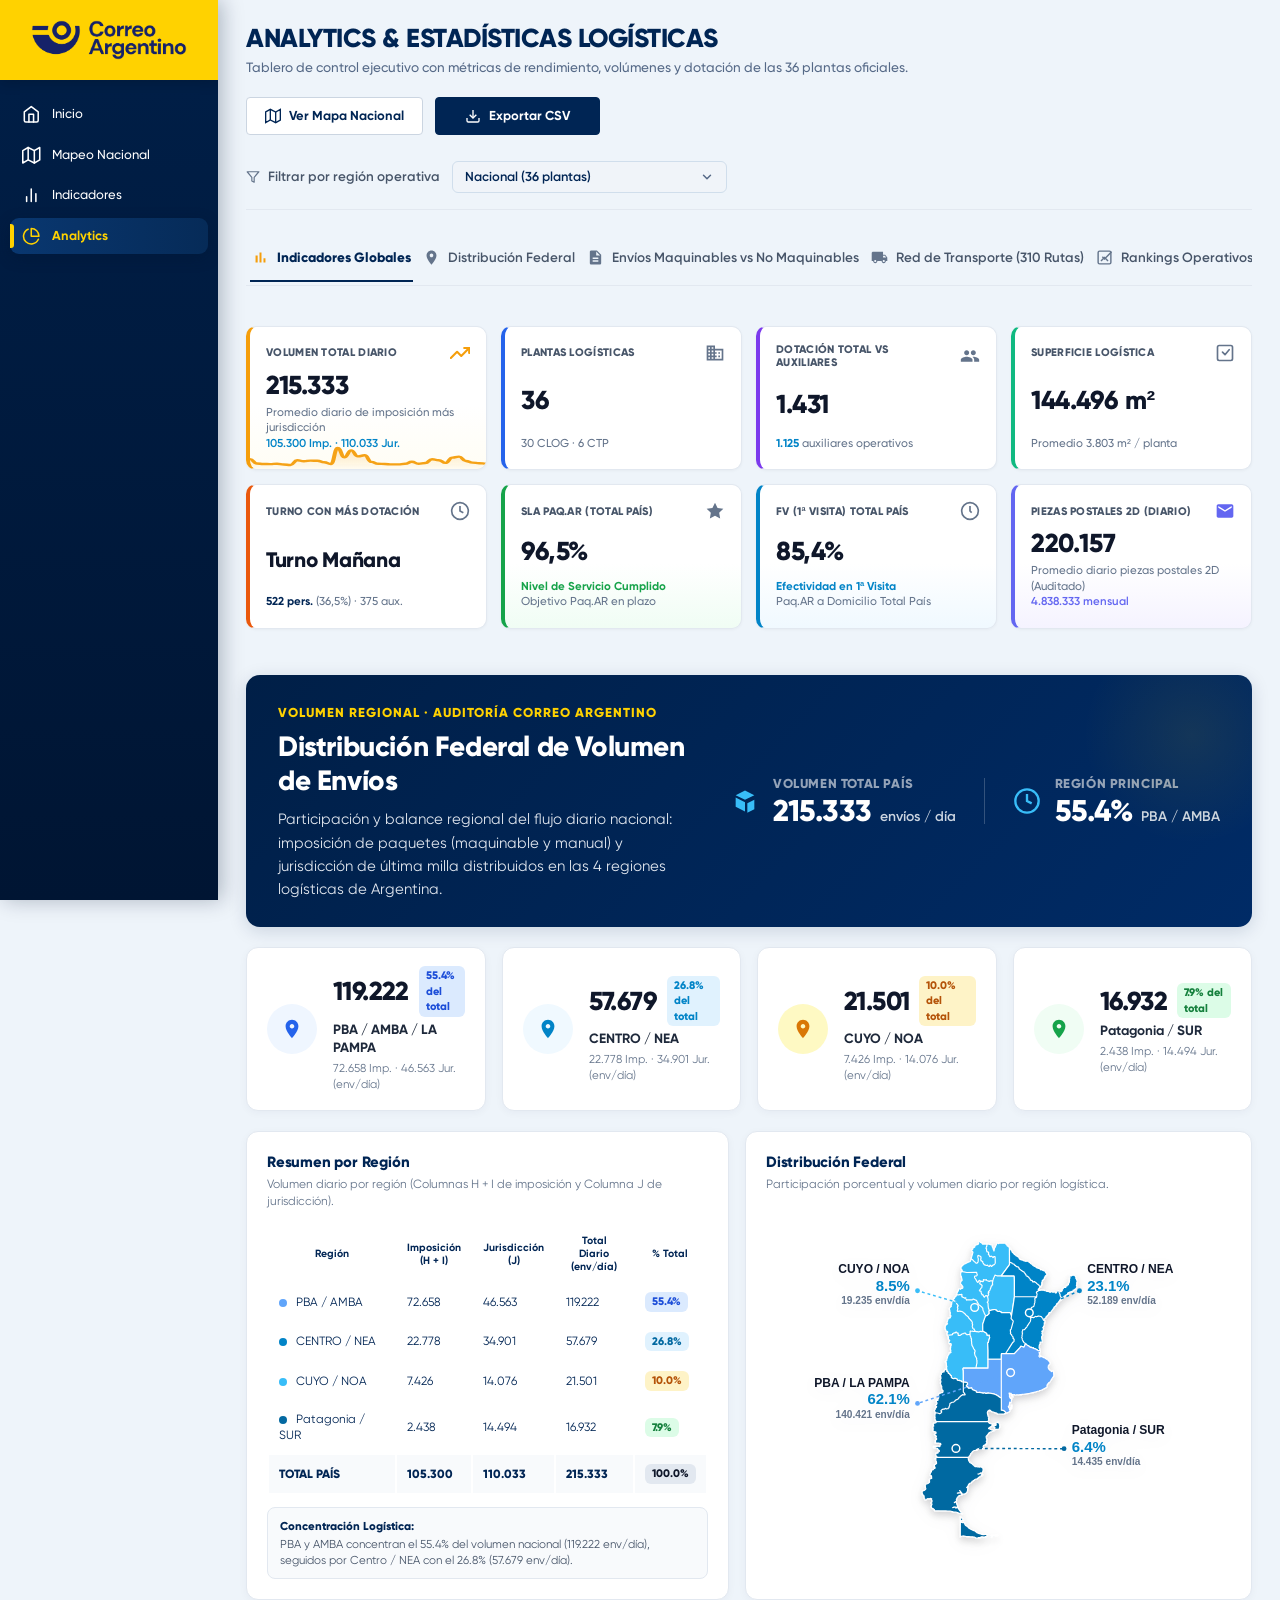
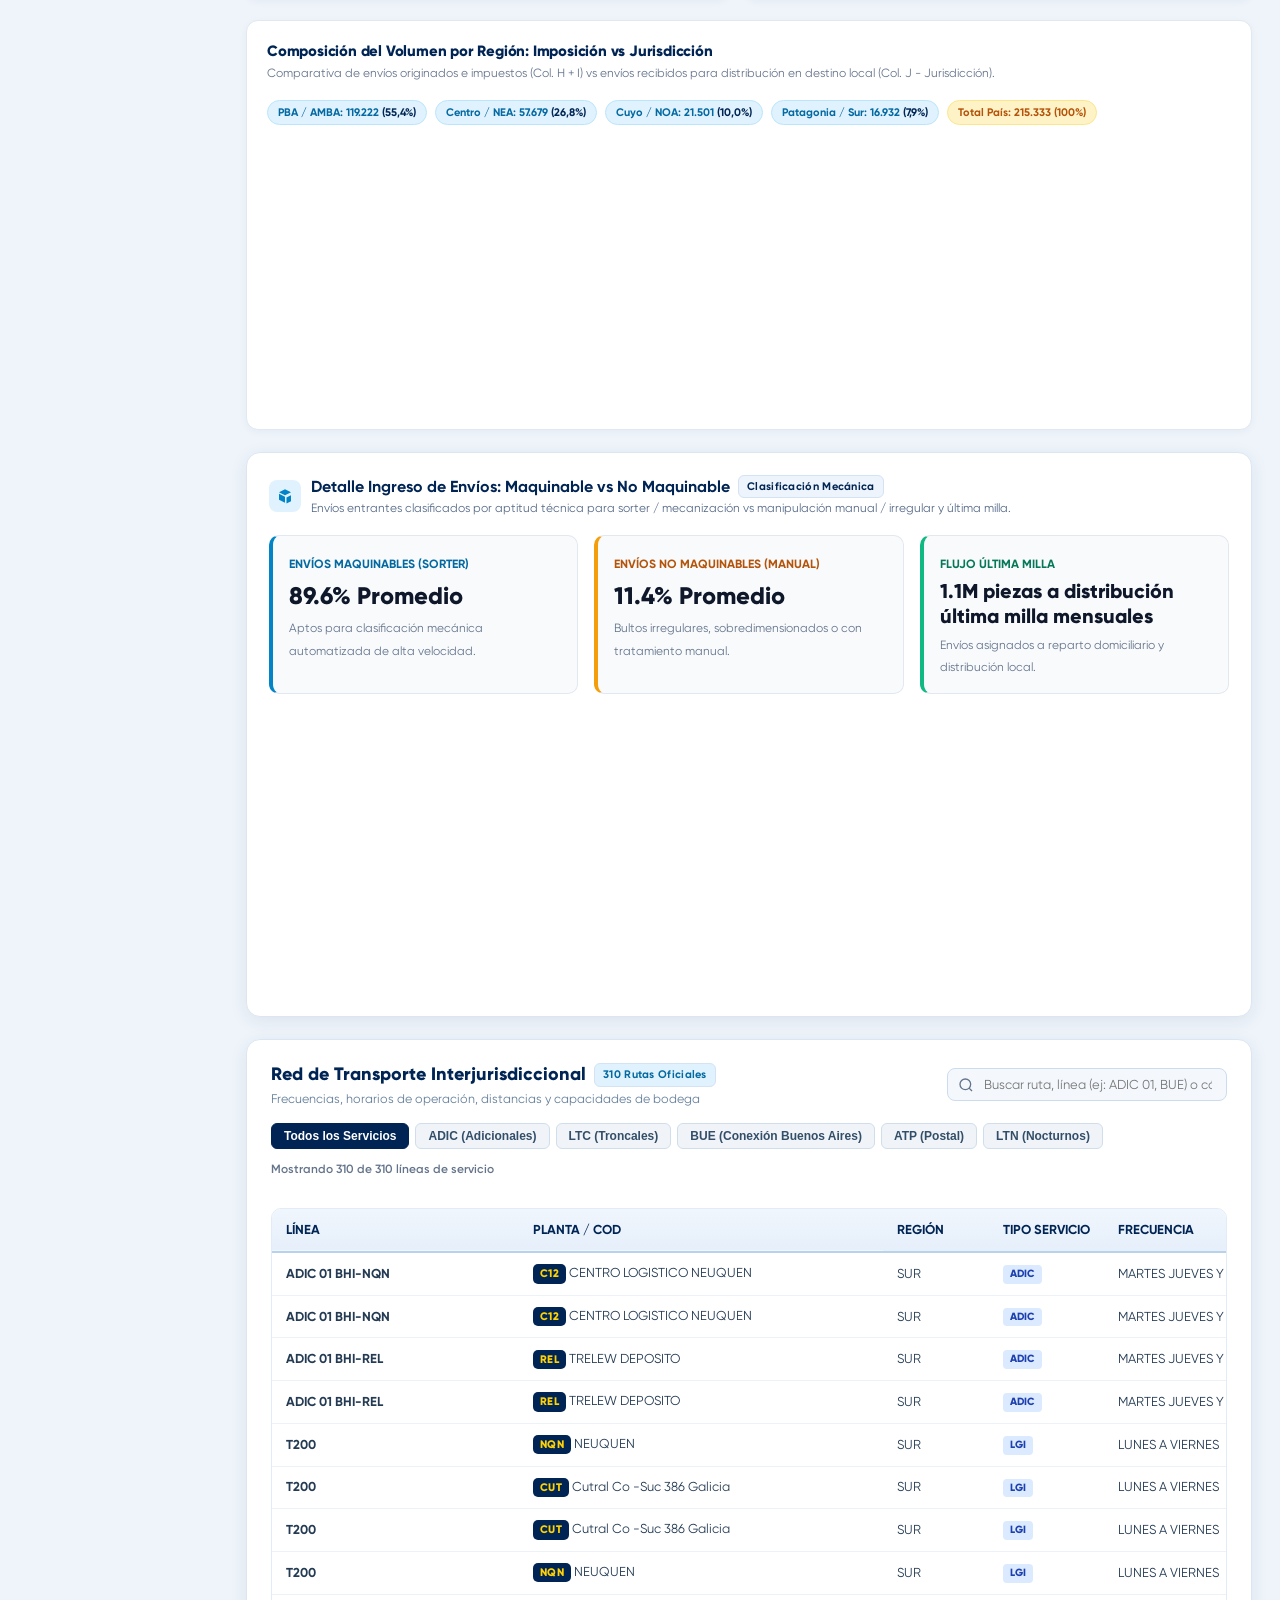
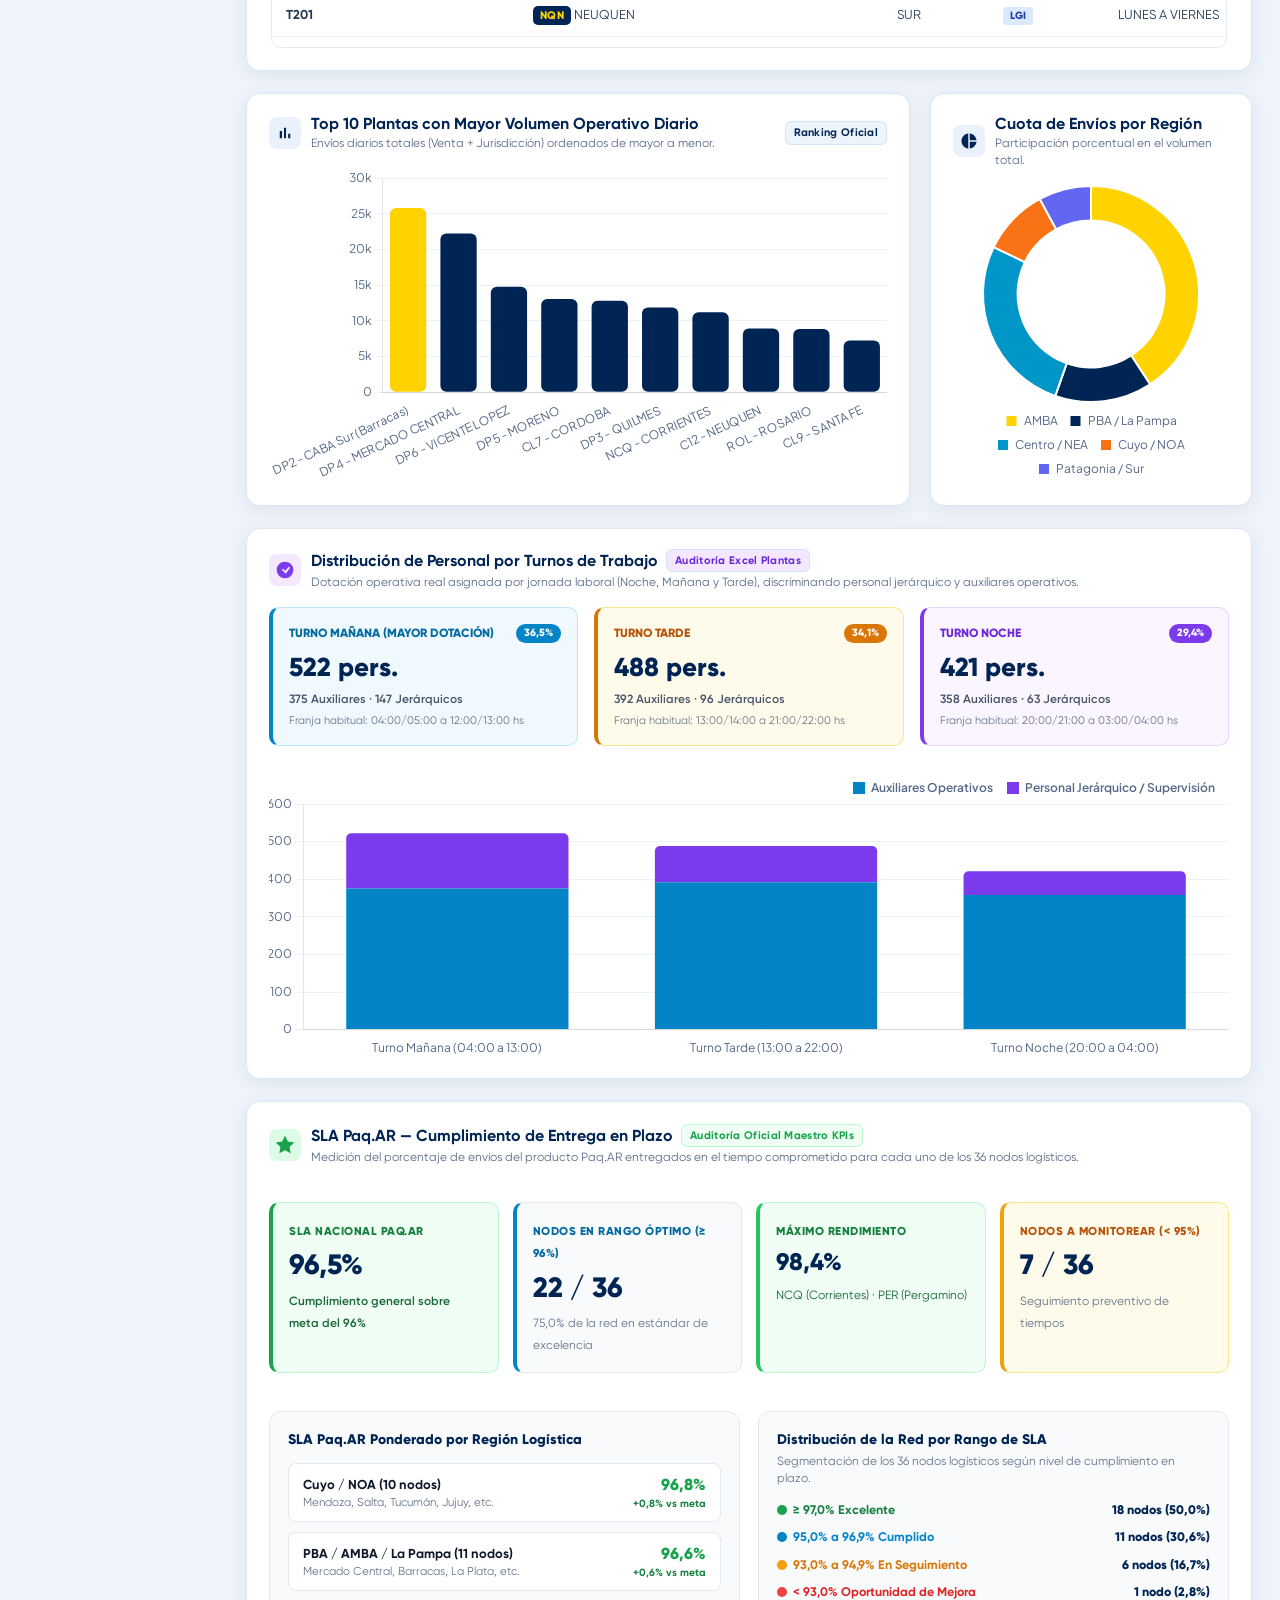
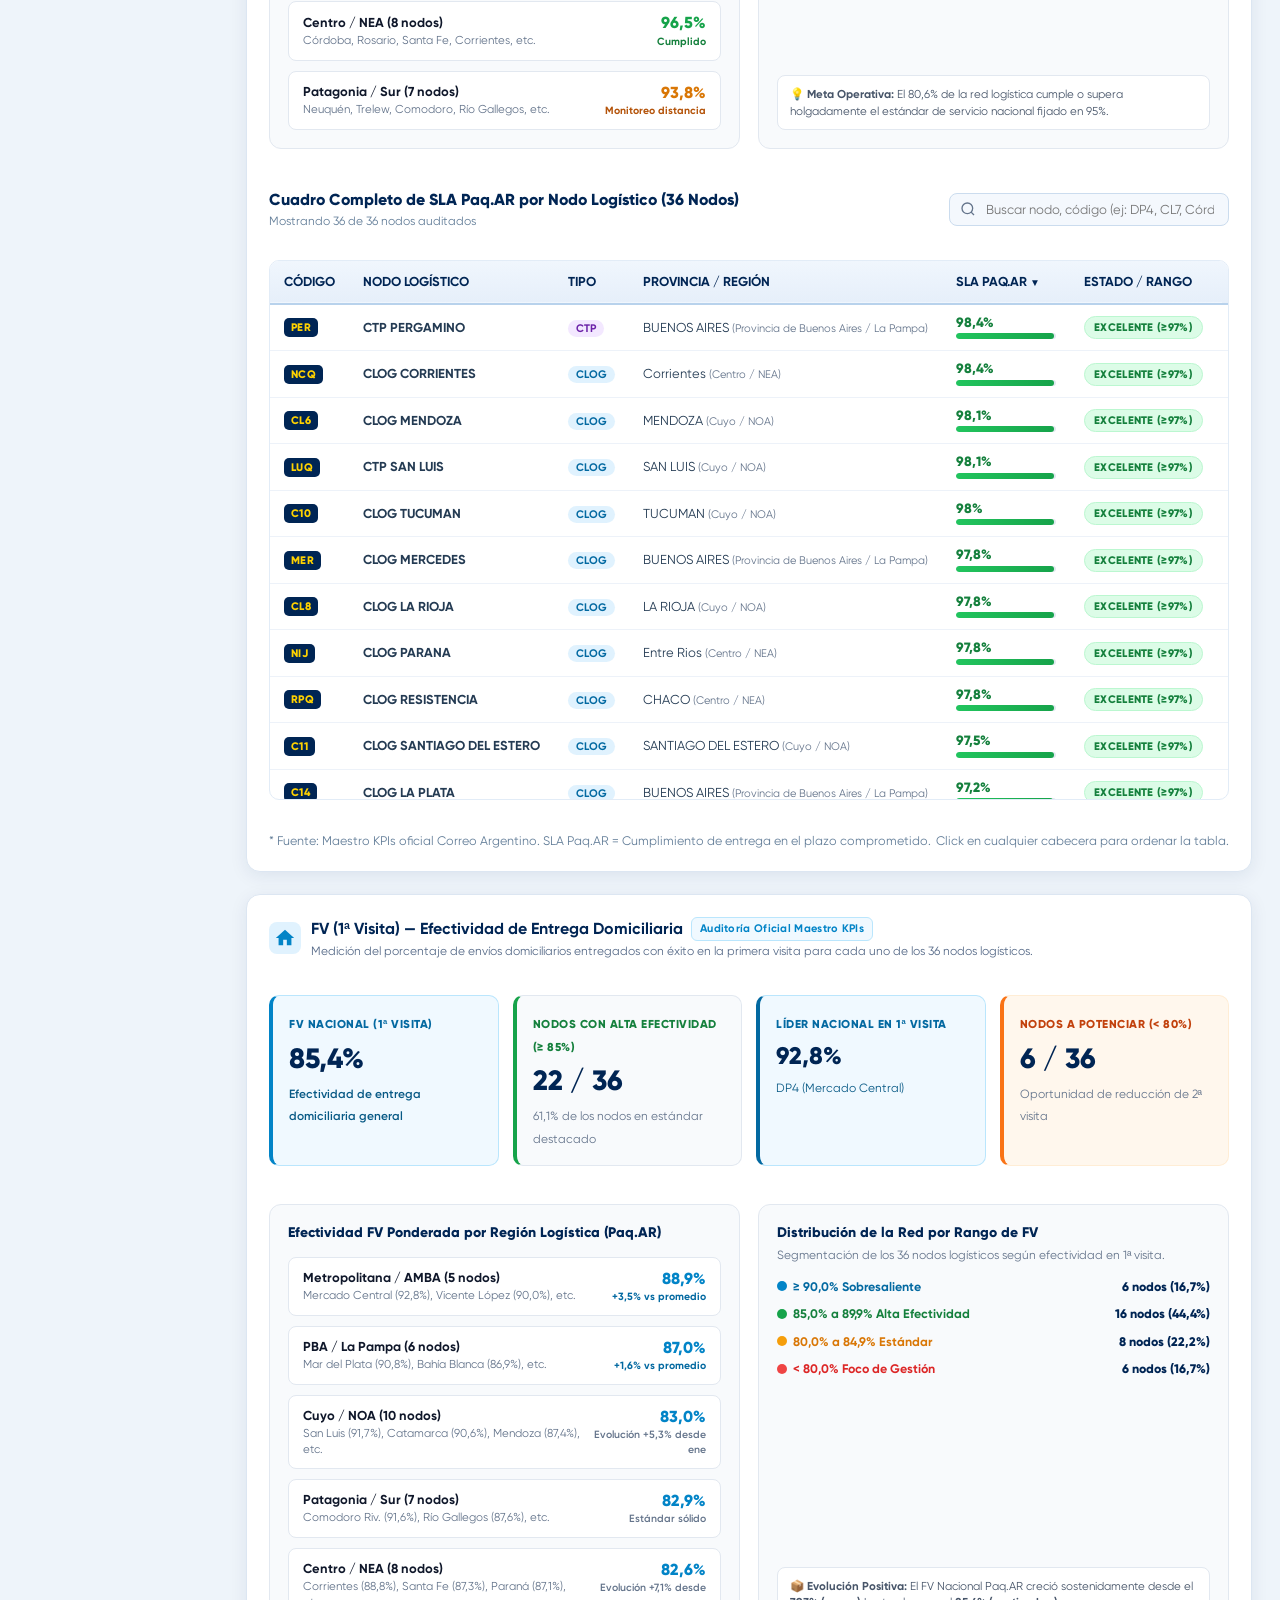
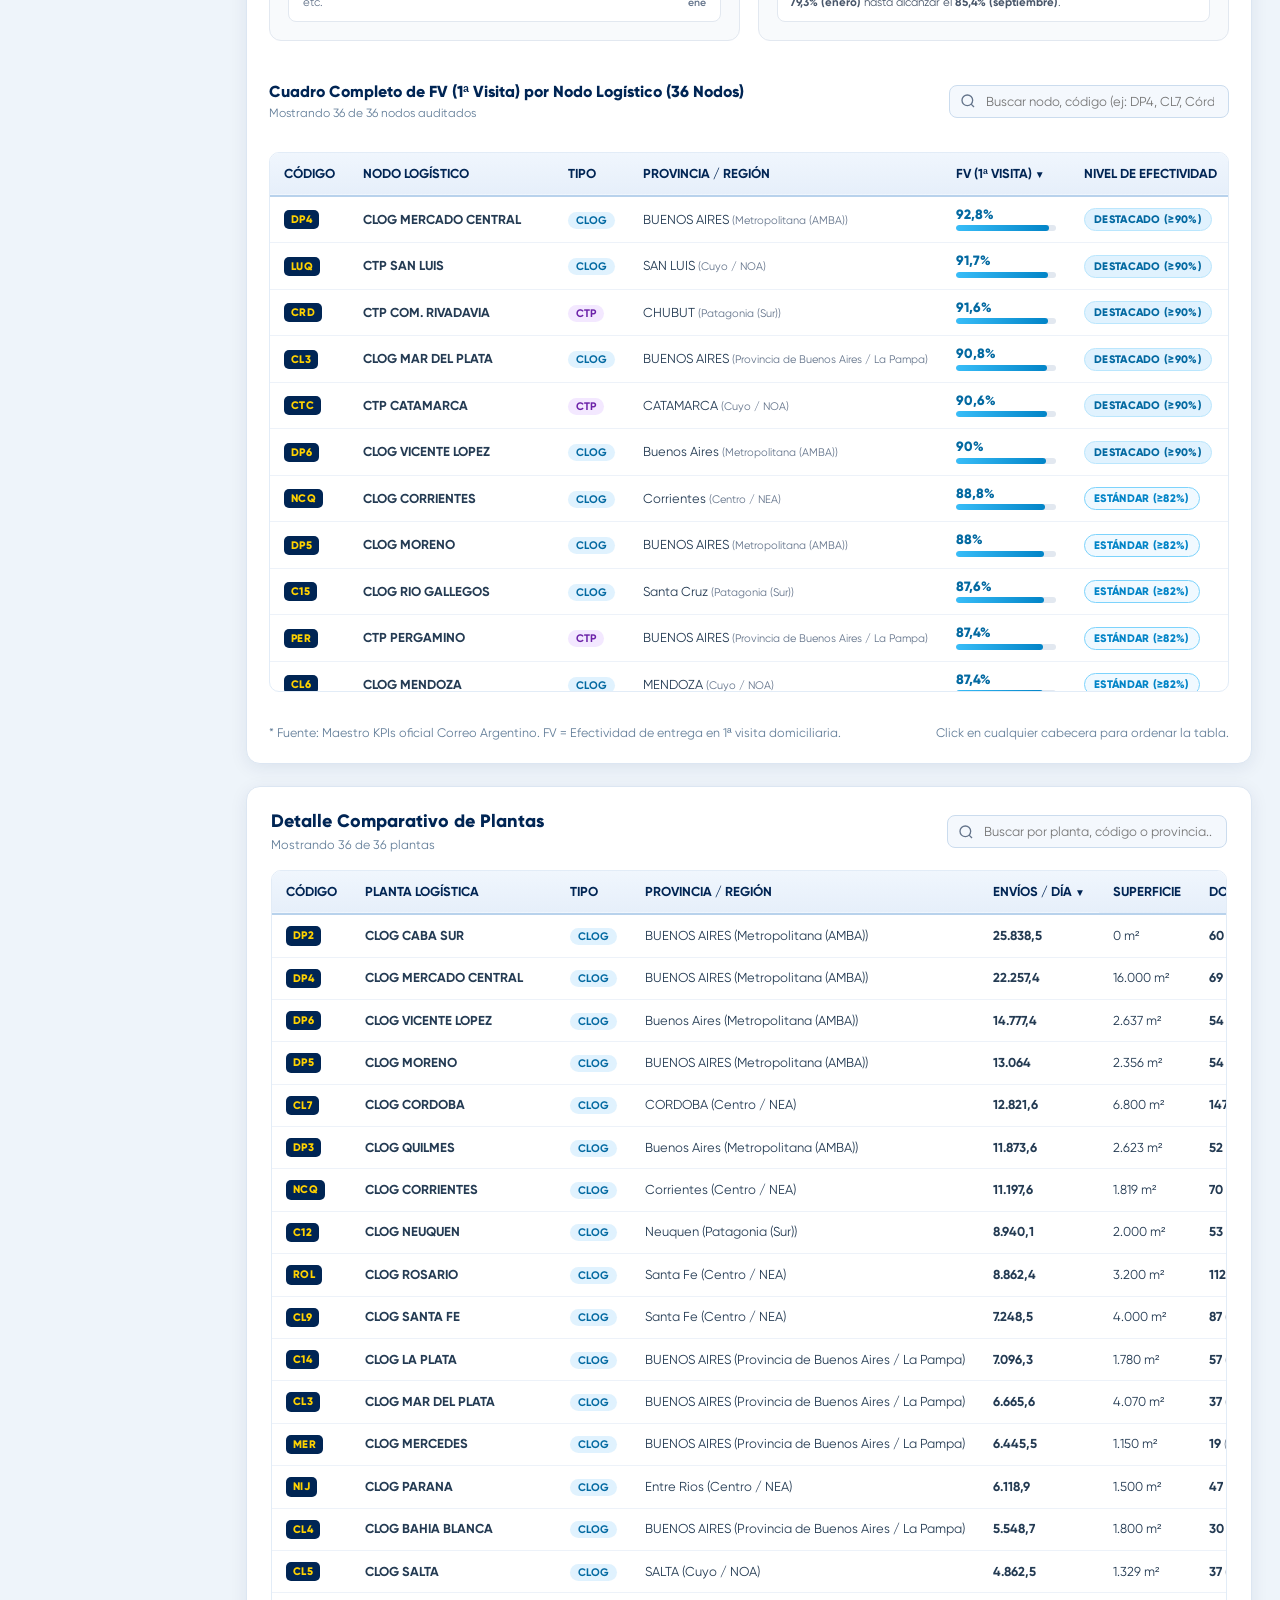
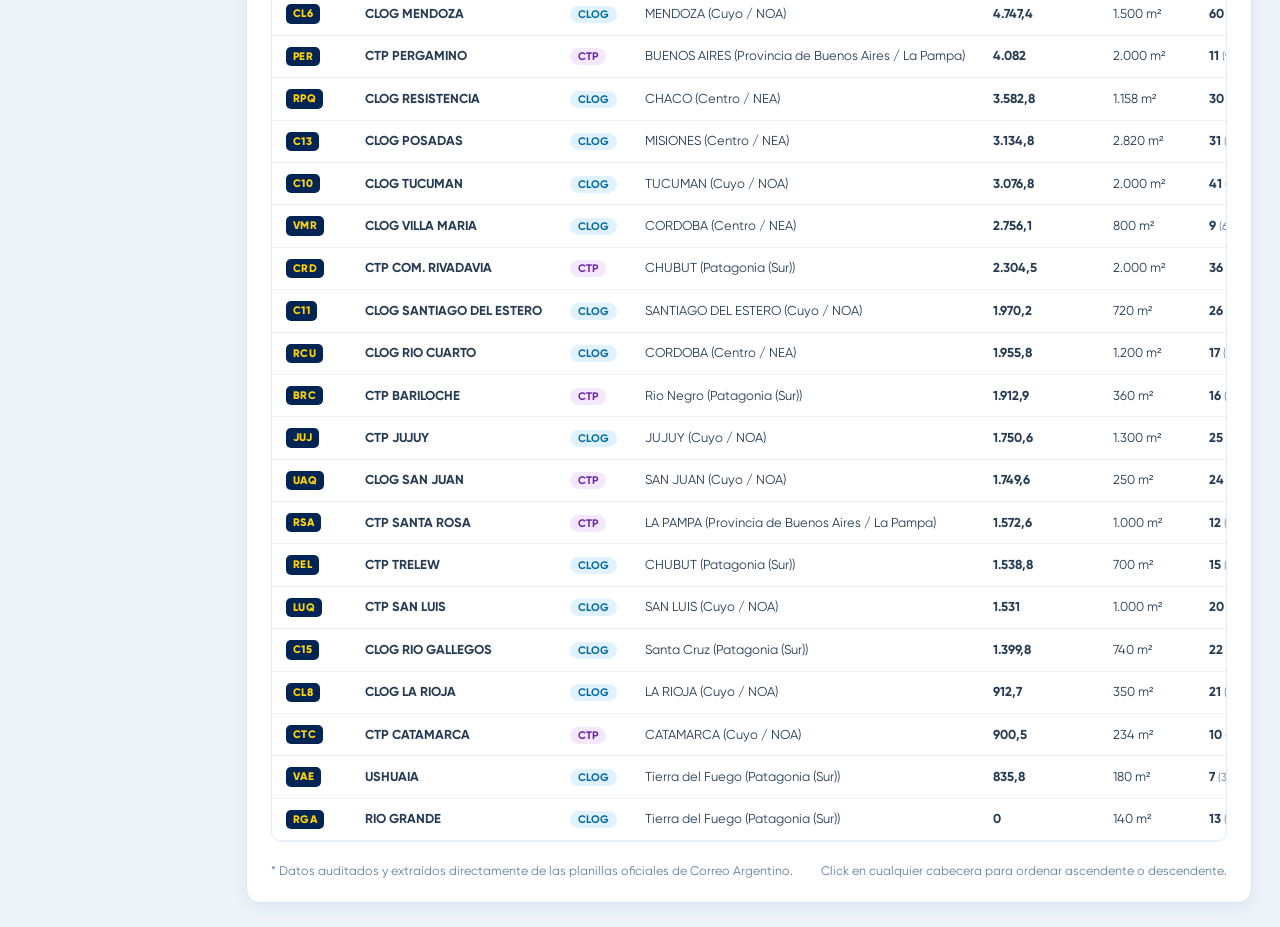
<file: analytics.html>
<!DOCTYPE html>
<html lang="es">

<head>
  <meta charset="UTF-8">
  <meta name="viewport" content="width=device-width, initial-scale=1.0">
  <title>Analytics & Estadísticas Logísticas — Correo Argentino</title>
  <meta name="description"
    content="Tablero de control ejecutivo y análisis estadístico de la red de plantas logísticas de Correo Argentino. Gráficos interactivos de volúmenes, dotación, superficie y procesos operativos.">
  <link rel="icon" type="image/x-icon" href="favicon.ico">
  <link rel="stylesheet" href="style.css">
  <link rel="stylesheet" href="analytics.css">
  <link rel="preconnect" href="https://fonts.googleapis.com">
  <link rel="preconnect" href="https://fonts.gstatic.com" crossorigin>
  <link
    href="https://fonts.googleapis.com/css2?family=Plus+Jakarta+Sans:wght@400;500;600;700;800&family=Inter:wght@400;500;600;700;800&display=swap"
    rel="stylesheet">
</head>

<body>

  <!-- =====================================================
       SIDEBAR IZQUIERDO (CORREO ARGENTINO)
       ===================================================== -->
  <aside id="sidebar-izq" class="sidebar-izq">

    <!-- Bloque superior amarillo con Logo oficial -->
    <div class="sidebar-brand">
      <a href="index.html" class="sidebar-brand-link" title="Correo Argentino">
        <img src="imagenes/correo_argentino_logo.png" alt="Correo Argentino" class="sidebar-logo-img">
      </a>
    </div>

    <!-- Menú de navegación vertical -->
    <nav class="sidebar-nav">
      <!-- 1. Inicio -->
      <a href="index.html" class="sidebar-link" title="Inicio / Panel General">
        <svg class="sidebar-ico" viewBox="0 0 24 24" width="20" height="20" fill="none" stroke="currentColor"
          stroke-width="2" stroke-linecap="round" stroke-linejoin="round">
          <path d="M3 9l9-7 9 7v11a2 2 0 0 1-2 2H5a2 2 0 0 1-2-2z"></path>
          <polyline points="9 22 9 12 15 12 15 22"></polyline>
        </svg>
        <span>Inicio</span>
      </a>

      <!-- 2. Mapeo Nacional -->
      <a href="index.html#mapa" class="sidebar-link" title="Mapa Nacional">
        <svg class="sidebar-ico" viewBox="0 0 24 24" width="20" height="20" fill="none" stroke="currentColor"
          stroke-width="2" stroke-linecap="round" stroke-linejoin="round">
          <polygon points="1 6 1 22 8 18 16 22 23 18 23 2 16 6 8 2 1 6"></polygon>
          <line x1="8" y1="2" x2="8" y2="18"></line>
          <line x1="16" y1="6" x2="16" y2="22"></line>
        </svg>
        <span>Mapeo Nacional</span>
      </a>

      <!-- 3. Indicadores en Mapa -->
      <a href="index.html#indicadores" class="sidebar-link" title="Indicadores Operativos">
        <svg class="sidebar-ico" viewBox="0 0 24 24" width="20" height="20" fill="none" stroke="currentColor"
          stroke-width="2" stroke-linecap="round" stroke-linejoin="round">
          <line x1="18" y1="20" x2="18" y2="10"></line>
          <line x1="12" y1="20" x2="12" y2="4"></line>
          <line x1="6" y1="20" x2="6" y2="14"></line>
        </svg>
        <span>Indicadores</span>
      </a>

      <!-- 4. Analytics & Estadísticas (Activo) -->
      <a href="analytics.html" class="sidebar-link activo" title="Analytics y Gráficos">
        <svg class="sidebar-ico" viewBox="0 0 24 24" width="20" height="20" fill="none" stroke="currentColor"
          stroke-width="2" stroke-linecap="round" stroke-linejoin="round">
          <path d="M21.21 15.89A10 10 0 1 1 8 2.83"></path>
          <path d="M22 12A10 10 0 0 0 12 2v10z"></path>
        </svg>
        <span>Analytics</span>
      </a>
    </nav>
  </aside>

  <!-- =====================================================
       CONTENIDO PRINCIPAL (DERECHA DEL SIDEBAR)
       ===================================================== -->
  <div id="main-wrapper" class="main-wrapper">

    <!-- Header superior del Dashboard -->
    <header class="dashboard-header-bar">
      <div class="header-titles">
        <h1 class="header-main-title">ANALYTICS & ESTADÍSTICAS LOGÍSTICAS</h1>
        <p class="header-main-sub">Tablero de control ejecutivo con métricas de rendimiento, volúmenes y dotación de las
          36 plantas oficiales.</p>
      </div>

      <div class="toolbar-right">
        <a href="index.html" class="btn-analytics btn-secondary-ca">
          <svg viewBox="0 0 24 24" width="16" height="16" fill="none" stroke="currentColor" stroke-width="2">
            <polygon points="1 6 1 22 8 18 16 22 23 18 23 2 16 6 8 2 1 6"></polygon>
            <line x1="8" y1="2" x2="8" y2="18"></line>
            <line x1="16" y1="6" x2="16" y2="22"></line>
          </svg>
          Ver Mapa Nacional
        </a>
        <button id="btn-exportar-csv" class="btn-analytics btn-primary-ca">
          <svg viewBox="0 0 24 24" width="16" height="16" fill="none" stroke="currentColor" stroke-width="2">
            <path d="M21 15v4a2 2 0 0 1-2 2H5a2 2 0 0 1-2-2v-4"></path>
            <polyline points="7 10 12 15 17 10"></polyline>
            <line x1="12" y1="15" x2="12" y2="3"></line>
          </svg>
          Exportar CSV
        </button>
      </div>
    </header>

    <!-- Tablero de Analytics -->
    <main class="analytics-dashboard">

      <!-- Barra de Filtro de Región -->
      <div class="analytics-toolbar">
        <div class="toolbar-left">
          <span class="toolbar-lbl">
            <svg viewBox="0 0 24 24" width="14" height="14" fill="none" stroke="currentColor" stroke-width="2"
              stroke-linecap="round" stroke-linejoin="round">
              <polygon points="22 3 2 3 10 12.46 10 19 14 21 14 12.46 22 3"></polygon>
            </svg>
            Filtrar por región operativa
          </span>

          <div class="custom-select-wrap" id="custom-vista-wrap">
            <button class="custom-select-btn" id="custom-vista-btn" aria-haspopup="listbox" aria-expanded="false">
              <span id="custom-vista-label">Nacional (36 plantas)</span>
              <svg class="custom-select-chevron" viewBox="0 0 24 24" width="14" height="14" fill="none"
                stroke="currentColor" stroke-width="2.5" stroke-linecap="round" stroke-linejoin="round">
                <polyline points="6 9 12 15 18 9"></polyline>
              </svg>
            </button>
            <ul class="custom-select-list" id="custom-vista-list" role="listbox">
              <li class="custom-select-option selected" data-value="nacional" role="option">Nacional (36 plantas)</li>
              <li class="custom-select-option" data-value="amba" role="option">Metropolitana / AMBA (5 plantas)</li>
              <li class="custom-select-option" data-value="pba" role="option">PBA / La Pampa (6 plantas)</li>
              <li class="custom-select-option" data-value="centro" role="option">Centro / NEA (9 plantas)</li>
              <li class="custom-select-option" data-value="cuyo" role="option">Cuyo / NOA (9 plantas)</li>
              <li class="custom-select-option" data-value="patagonia" role="option">Patagonia / Sur (7 plantas)</li>
            </ul>
          </div>
        </div>

      </div>

      <!-- Barra de Navegación por Pestañas (Sin salto de scroll) -->
      <nav class="section-anchor-nav" aria-label="Navegación de secciones">
        <button type="button" class="analytics-tab active" data-tab="indicadores">
          <svg class="tab-icon tab-icon-yellow" viewBox="0 0 24 24" width="17" height="17" fill="currentColor">
            <path d="M5 9.2h3V19H5zM10.6 5h2.8v14h-2.8zm5.6 8H19v6h-2.8z" />
          </svg>
          <span>Indicadores Globales</span>
        </button>
        <button type="button" class="analytics-tab" data-tab="distribucion">
          <svg class="tab-icon" viewBox="0 0 24 24" width="17" height="17" fill="currentColor">
            <path
              d="M12 2C8.13 2 5 5.13 5 9c0 5.25 7 13 7 13s7-7.75 7-13c0-3.87-3.13-7-7-7zm0 9.5c-1.38 0-2.5-1.12-2.5-2.5s1.12-2.5 2.5-2.5 2.5 1.12 2.5 2.5-1.12 2.5-2.5 2.5z" />
          </svg>
          <span>Distribución Federal</span>
        </button>
        <button type="button" class="analytics-tab" data-tab="ingresos">
          <svg class="tab-icon" viewBox="0 0 24 24" width="17" height="17" fill="currentColor">
            <path
              d="M14 2H6c-1.1 0-1.99.9-1.99 2L4 20c0 1.1.89 2 1.99 2H18c1.1 0 2-.9 2-2V8l-6-6zm2 16H8v-2h8v2zm0-4H8v-2h8v2zm-3-5V3.5L18.5 9H13z" />
          </svg>
          <span>Envíos Maquinables vs No Maquinables</span>
        </button>
        <button type="button" class="analytics-tab" data-tab="transporte">
          <svg class="tab-icon" viewBox="0 0 24 24" width="17" height="17" fill="currentColor">
            <path
              d="M20 8h-3V4H3c-1.1 0-2 .9-2 2v11h2c0 1.66 1.34 3 3 3s3-1.34 3-3h6c0 1.66 1.34 3 3 3s3-1.34 3-3h2v-5l-3-4zM6 18.5c-.83 0-1.5-.67-1.5-1.5s.67-1.5 1.5-1.5 1.5.67 1.5 1.5-.67 1.5-1.5 1.5zm13.5-9l1.96 2.5H17V9.5h2.5zm-1.5 9c-.83 0-1.5-.67-1.5-1.5s.67-1.5 1.5-1.5 1.5.67 1.5 1.5-.67 1.5-1.5 1.5z" />
          </svg>
          <span>Red de Transporte (310 Rutas)</span>
        </button>
        <button type="button" class="analytics-tab" data-tab="ranking">
          <svg class="tab-icon" viewBox="0 0 24 24" width="17" height="17" fill="none" stroke="currentColor"
            stroke-width="2">
            <rect x="3" y="3" width="18" height="18" rx="2" ry="2"></rect>
            <polyline points="9 11 12 14 22 4"></polyline>
            <polyline points="7 17 12 12 17 17"></polyline>
          </svg>
          <span>Rankings Operativos</span>
        </button>
        <button type="button" class="analytics-tab" data-tab="sla">
          <svg class="tab-icon" viewBox="0 0 24 24" width="17" height="17" fill="currentColor">
            <path d="M12 2l3.09 6.26L22 9.27l-5 4.87 1.18 6.88L12 17.77l-6.18 3.25L7 14.14 2 9.27l6.91-1.01L12 2z" />
          </svg>
          <span>SLA Paq.AR</span>
        </button>
        <button type="button" class="analytics-tab" data-tab="fv">
          <svg class="tab-icon" viewBox="0 0 24 24" width="17" height="17" fill="currentColor">
            <path d="M10 20v-6h4v6h5v-8h3L12 3 2 12h3v8z" />
          </svg>
          <span>FV (1ª Visita)</span>
        </button>
        <button type="button" class="analytics-tab" data-tab="plantas">
          <svg class="tab-icon" viewBox="0 0 24 24" width="17" height="17" fill="currentColor">
            <path
              d="M3 3v8h8V3H3zm6 6H5V5h4v4zm-6 4v8h8v-8H3zm6 6H5v-4h4v4zm4-16v8h8V3h-8zm6 6h-4V5h4v4zm-6 4v8h8v-8h-8zm6 6h-4v-4h4v4z" />
          </svg>
          <span>Listado de 36 Plantas</span>
        </button>
      </nav>

      <!-- Grid de 6 Tarjetas de KPIs Analíticos con Borde Izquierdo y Sparkline -->
      <section class="analytics-kpis-grid" id="sec-kpis">
        <!-- 1. Volumen Diario Total -->
        <div class="akpi-card card-volumen">
          <div class="akpi-top">
            <span class="akpi-title">VOLUMEN TOTAL DIARIO</span>
            <svg class="akpi-naked-icon icon-yellow" viewBox="0 0 24 24" width="20" height="20" fill="none"
              stroke="currentColor" stroke-width="2.5" stroke-linecap="round" stroke-linejoin="round">
              <polyline points="23 6 13.5 15.5 8.5 10.5 1 18"></polyline>
              <polyline points="17 6 23 6 23 12"></polyline>
            </svg>
          </div>
          <div class="akpi-val" id="akpi-volumen">215.333</div>
          <div class="akpi-sub" id="akpi-volumen-sub">Promedio diario de imposición más jurisdicción<br><span
              style="color:#0284c7; font-weight:600;">105.300 Imp. · 110.033 Jur.</span></div>
          <!-- Sparkline de tendencia dinámico en la base de la tarjeta -->
          <svg class="akpi-sparkline" viewBox="0 0 140 28" preserveAspectRatio="none">
            <defs>
              <linearGradient id="sparkline-grad" x1="0" y1="0" x2="0" y2="1">
                <stop offset="0%" stop-color="#f59e0b" stop-opacity="0.25" />
                <stop offset="100%" stop-color="#f59e0b" stop-opacity="0.02" />
              </linearGradient>
            </defs>
            <path id="sparkline-area"
              d="M 0,26 C 18,26 30,19 45,22 C 60,25 75,28 90,20 C 105,12 120,25 140,10 L 140,28 L 0,28 Z"
              fill="url(#sparkline-grad)" />
            <path id="sparkline-path" d="M 0,26 C 18,26 30,19 45,22 C 60,25 75,28 90,20 C 105,12 120,25 140,10"
              fill="none" stroke="#f59e0b" stroke-width="2.4" stroke-linecap="round" stroke-linejoin="round" />
          </svg>
        </div>

        <!-- 2. Plantas Operativas -->
        <div class="akpi-card card-plantas">
          <div class="akpi-top">
            <span class="akpi-title">PLANTAS LOGÍSTICAS</span>
            <svg class="akpi-naked-icon" viewBox="0 0 24 24" width="20" height="20" fill="currentColor">
              <path
                d="M12 7V3H2v18h20V7H12zM6 19H4v-2h2v2zm0-4H4v-2h2v2zm0-4H4V9h2v2zm0-4H4V5h2v2zm4 12H8v-2h2v2zm0-4H8v-2h2v2zm0-4H8V9h2v2zm0-4H8V5h2v2zm10 12h-8v-2h2v-2h-2v-2h2v-2h-2V9h8v10zm-2-8h-2v2h2v-2zm0 4h-2v2h2v-2z" />
            </svg>
          </div>
          <div class="akpi-val" id="akpi-plantas">36</div>
          <div class="akpi-sub" id="akpi-plantas-sub">30 CLOG · 6 CTP</div>
        </div>

        <!-- 3. Dotación Operativa -->
        <div class="akpi-card card-dotacion">
          <div class="akpi-top">
            <span class="akpi-title">DOTACIÓN TOTAL VS AUXILIARES</span>
            <svg class="akpi-naked-icon" viewBox="0 0 24 24" width="20" height="20" fill="currentColor">
              <path
                d="M16 11c1.66 0 2.99-1.34 2.99-3S17.66 5 16 5c-1.66 0-3 1.34-3 3s1.34 3 3 3zm-8 0c1.66 0 2.99-1.34 2.99-3S9.66 5 8 5C6.34 5 5 6.34 5 8s1.34 3 3 3zm0 2c-2.33 0-7 1.17-7 3.5V19h14v-2.5c0-2.33-4.67-3.5-7-3.5zm8 0c-.29 0-.62.02-.97.05 1.16.84 1.97 1.97 1.97 3.45V19h6v-2.5c0-2.33-4.67-3.5-7-3.5z" />
            </svg>
          </div>
          <div class="akpi-val" id="akpi-dotacion">1.431</div>
          <div class="akpi-sub" id="akpi-dotacion-sub"><span style="color:#0284c7; font-weight:700;">1.125</span>
            auxiliares operativos</div>
        </div>

        <!-- 4. Superficie Operativa -->
        <div class="akpi-card card-superficie">
          <div class="akpi-top">
            <span class="akpi-title">SUPERFICIE LOGÍSTICA</span>
            <svg class="akpi-naked-icon" viewBox="0 0 24 24" width="20" height="20" fill="none" stroke="currentColor"
              stroke-width="2" stroke-linecap="round" stroke-linejoin="round">
              <rect x="3" y="3" width="18" height="18" rx="2" ry="2"></rect>
              <polyline points="9 11 12 14 17 8"></polyline>
            </svg>
          </div>
          <div class="akpi-val" id="akpi-superficie">144.496 m²</div>
          <div class="akpi-sub" id="akpi-superficie-sub">Promedio 3.803 m² / planta</div>
        </div>

        <!-- 5. Turno de Mayor Dotación -->
        <div class="akpi-card card-turno">
          <div class="akpi-top">
            <span class="akpi-title">TURNO CON MÁS DOTACIÓN</span>
            <svg class="akpi-naked-icon" viewBox="0 0 24 24" width="20" height="20" fill="none" stroke="currentColor"
              stroke-width="2">
              <circle cx="12" cy="12" r="10"></circle>
              <polyline points="12 6 12 12 16 14"></polyline>
            </svg>
          </div>
          <div class="akpi-val" id="akpi-turno">Turno Mañana</div>
          <div class="akpi-sub" id="akpi-turno-sub"><strong style="color:#002554;">522 pers.</strong> (36,5%) · 375 aux.
          </div>
        </div>

        <!-- 6. SLA Paq.AR Total País -->
        <div class="akpi-card card-sla">
          <div class="akpi-top">
            <span class="akpi-title">SLA PAQ.AR (TOTAL PAÍS)</span>
            <svg class="akpi-naked-icon" viewBox="0 0 24 24" width="20" height="20" fill="currentColor">
              <path d="M12 2l3.09 6.26L22 9.27l-5 4.87 1.18 6.88L12 17.77l-6.18 3.25L7 14.14 2 9.27l6.91-1.01L12 2z" />
            </svg>
          </div>
          <div class="akpi-val" id="akpi-sla">96,5%</div>
          <div class="akpi-sub" id="akpi-sla-sub"><span style="color:#16a34a; font-weight:700;">Nivel de Servicio
              Cumplido</span><br>Objetivo Paq.AR en plazo</div>
        </div>

        <!-- 7. FV Total País -->
        <div class="akpi-card card-fv">
          <div class="akpi-top">
            <span class="akpi-title">FV (1ª VISITA) TOTAL PAÍS</span>
            <svg class="akpi-naked-icon" viewBox="0 0 24 24" width="20" height="20" fill="none" stroke="currentColor"
              stroke-width="2">
              <circle cx="12" cy="12" r="10"></circle>
              <polyline points="12 6 12 12 14 14"></polyline>
            </svg>
          </div>
          <div class="akpi-val" id="akpi-fv">85,4%</div>
          <div class="akpi-sub" id="akpi-fv-sub"><span style="color:#0284c7; font-weight:700;">Efectividad en 1ª
              Visita</span><br>Paq.AR a Domicilio Total País</div>
        </div>

        <!-- 8. Piezas Postales 2D (Auditado) -->
        <div class="akpi-card card-postal2d">
          <div class="akpi-top">
            <span class="akpi-title">PIEZAS POSTALES 2D (DIARIO)</span>
            <svg class="akpi-naked-icon" viewBox="0 0 24 24" width="20" height="20" fill="currentColor"
              style="color:#6366f1;">
              <path
                d="M20 4H4c-1.1 0-1.99.9-1.99 2L2 18c0 1.1.9 2 2 2h16c1.1 0 2-.9 2-2V6c0-1.1-.9-2-2-2zm0 4l-8 5-8-5V6l8 5 8-5v2z" />
            </svg>
          </div>
          <div class="akpi-val" id="akpi-postal2d">219.924</div>
          <div class="akpi-sub" id="akpi-postal2d-sub">Promedio diario piezas postales 2D (Auditado)<br><span
              style="color:#6366f1; font-weight:600;">4.838.333 mensual</span></div>
        </div>

      </section>

      <!-- =====================================================
           SECCIÓN: DISTRIBUCIÓN FEDERAL DE VOLUMEN POR REGIÓN
           ===================================================== -->
      <section class="analytics-section-block opt-section" id="sec-distribucion" data-tab-section="distribucion">
        <!-- 1. Header Banner -->
        <div class="opt-banner-header">
          <div class="opt-banner-left">
            <span class="opt-banner-badge">VOLUMEN REGIONAL · AUDITORÍA CORREO ARGENTINO</span>
            <h2 class="opt-banner-title">Distribución Federal de Volumen de Envíos</h2>
            <p class="opt-banner-desc">Participación y balance regional del flujo diario nacional: imposición de
              paquetes (maquinable y manual) y jurisdicción de última milla distribuidos en las 4 regiones logísticas de
              Argentina.</p>
          </div>
          <div class="opt-banner-right">
            <div class="opt-banner-stat-item">
              <div class="opt-bstat-icon-wrap">
                <svg viewBox="0 0 24 24" width="28" height="28" fill="currentColor">
                  <path d="M20 7l-8-4-8 4 8 4 8-4zm-8 6l-8-4v8l8 4V13zm2 .9l6-3V19l-6 3V13.9z" />
                </svg>
              </div>
              <div class="opt-bstat-content">
                <span class="opt-bstat-title">Volumen Total País</span>
                <div class="opt-bstat-num-row">
                  <span class="opt-bstat-num">215.333</span>
                  <span class="opt-bstat-sub">envíos / día</span>
                </div>
              </div>
            </div>
            <div class="opt-banner-divider"></div>
            <div class="opt-banner-stat-item">
              <div class="opt-bstat-icon-wrap">
                <svg viewBox="0 0 24 24" width="28" height="28" fill="none" stroke="currentColor" stroke-width="2">
                  <circle cx="12" cy="12" r="10"></circle>
                  <polyline points="12 6 12 12 16 14"></polyline>
                </svg>
              </div>
              <div class="opt-bstat-content">
                <span class="opt-bstat-title">Región Principal</span>
                <div class="opt-bstat-num-row">
                  <span class="opt-bstat-num">55.4%</span>
                  <span class="opt-bstat-sub">PBA / AMBA</span>
                </div>
              </div>
            </div>
          </div>
        </div>

        <!-- 2. Top 4 KPI Cards: Las 4 Regiones y su Volumen -->
        <div class="opt-kpis-grid">
          <!-- Card 1: PBA / LA PAMPA -->
          <div class="opt-kpi-card">
            <div class="opt-kpi-icon-wrap icon-blue">
              <svg viewBox="0 0 24 24" width="22" height="22" fill="currentColor">
                <path
                  d="M12 2C8.13 2 5 5.13 5 9c0 5.25 7 13 7 13s7-7.75 7-13c0-3.87-3.13-7-7-7zm0 9.5c-1.38 0-2.5-1.12-2.5-2.5s1.12-2.5 2.5-2.5 2.5 1.12 2.5 2.5-1.12 2.5-2.5 2.5z" />
              </svg>
            </div>
            <div class="opt-kpi-body">
              <div class="opt-kpi-num-row">
                <span class="opt-kpi-num">119.222</span>
                <span class="opt-badge-pct" style="background:#dbeafe; color:#1d4ed8; font-weight:800;">55.4% del
                  total</span>
              </div>
              <div class="opt-kpi-label">PBA / AMBA / LA PAMPA</div>
              <div class="opt-kpi-sub">72.658 Imp. · 46.563 Jur. (env/día)</div>
            </div>
          </div>

          <!-- Card 2: CENTRO / NEA -->
          <div class="opt-kpi-card">
            <div class="opt-kpi-icon-wrap icon-cyan">
              <svg viewBox="0 0 24 24" width="22" height="22" fill="currentColor">
                <path
                  d="M12 2C8.13 2 5 5.13 5 9c0 5.25 7 13 7 13s7-7.75 7-13c0-3.87-3.13-7-7-7zm0 9.5c-1.38 0-2.5-1.12-2.5-2.5s1.12-2.5 2.5-2.5 2.5 1.12 2.5 2.5-1.12 2.5-2.5 2.5z" />
              </svg>
            </div>
            <div class="opt-kpi-body">
              <div class="opt-kpi-num-row">
                <span class="opt-kpi-num">57.679</span>
                <span class="opt-badge-pct" style="background:#e0f2fe; color:#0284c7; font-weight:800;">26.8% del
                  total</span>
              </div>
              <div class="opt-kpi-label">CENTRO / NEA</div>
              <div class="opt-kpi-sub">22.778 Imp. · 34.901 Jur. (env/día)</div>
            </div>
          </div>

          <!-- Card 3: CUYO / NOA -->
          <div class="opt-kpi-card">
            <div class="opt-kpi-icon-wrap icon-amber">
              <svg viewBox="0 0 24 24" width="22" height="22" fill="currentColor">
                <path
                  d="M12 2C8.13 2 5 5.13 5 9c0 5.25 7 13 7 13s7-7.75 7-13c0-3.87-3.13-7-7-7zm0 9.5c-1.38 0-2.5-1.12-2.5-2.5s1.12-2.5 2.5-2.5 2.5 1.12 2.5 2.5-1.12 2.5-2.5 2.5z" />
              </svg>
            </div>
            <div class="opt-kpi-body">
              <div class="opt-kpi-num-row">
                <span class="opt-kpi-num">21.501</span>
                <span class="opt-badge-pct" style="background:#fef3c7; color:#b45309; font-weight:800;">10.0% del
                  total</span>
              </div>
              <div class="opt-kpi-label">CUYO / NOA</div>
              <div class="opt-kpi-sub">7.426 Imp. · 14.076 Jur. (env/día)</div>
            </div>
          </div>

          <!-- Card 4: PATAGONIA / SUR -->
          <div class="opt-kpi-card">
            <div class="opt-kpi-icon-wrap icon-cyan" style="background:#f0fdf4; color:#16a34a;">
              <svg viewBox="0 0 24 24" width="22" height="22" fill="currentColor">
                <path
                  d="M12 2C8.13 2 5 5.13 5 9c0 5.25 7 13 7 13s7-7.75 7-13c0-3.87-3.13-7-7-7zm0 9.5c-1.38 0-2.5-1.12-2.5-2.5s1.12-2.5 2.5-2.5 2.5 1.12 2.5 2.5-1.12 2.5-2.5 2.5z" />
              </svg>
            </div>
            <div class="opt-kpi-body">
              <div class="opt-kpi-num-row">
                <span class="opt-kpi-num">16.932</span>
                <span class="opt-badge-pct" style="background:#dcfce7; color:#15803d; font-weight:800;">7.9% del
                  total</span>
              </div>
              <div class="opt-kpi-label">Patagonia / SUR</div>
              <div class="opt-kpi-sub">2.438 Imp. · 14.494 Jur. (env/día)</div>
            </div>
          </div>
        </div>

        <!-- 3. Grid Principal de 3 Columnas: Tabla Resumen + Mapa Grande con Callouts + Donut -->
        <div class="opt-mid-grid">
          <!-- Col 1: Resumen de Volumen por Región (Tabla Ejecutiva) -->
          <div class="opt-col-card">
            <div class="opt-card-header">
              <h4 class="opt-card-title">Resumen por Región</h4>
              <p class="opt-card-sub">Volumen diario por región (Columnas H + I de imposición y Columna J de
                jurisdicción).</p>
            </div>
            <div class="opt-table-responsive">
              <table class="opt-table opt-table-compact">
                <thead>
                  <tr>
                    <th>Región</th>
                    <th>Imposición<br>(H + I)</th>
                    <th>Jurisdicción<br>(J)</th>
                    <th>Total Diario<br>(env/día)</th>
                    <th>% Total</th>
                  </tr>
                </thead>
                <tbody>
                  <tr>
                    <td class="td-bold"><span class="opt-dot-reg" style="background:#60a5fa;"></span> PBA / AMBA</td>
                    <td class="td-num">72.658</td>
                    <td class="td-num">46.563</td>
                    <td class="td-num td-bold" style="color:#002554;">119.222</td>
                    <td><span class="opt-badge-pct"
                        style="background:#dbeafe; color:#1d4ed8; font-weight:800;">55.4%</span></td>
                  </tr>
                  <tr>
                    <td class="td-bold"><span class="opt-dot-reg" style="background:#0284c7;"></span> CENTRO / NEA</td>
                    <td class="td-num">22.778</td>
                    <td class="td-num">34.901</td>
                    <td class="td-num td-bold" style="color:#002554;">57.679</td>
                    <td><span class="opt-badge-pct"
                        style="background:#e0f2fe; color:#0369a1; font-weight:800;">26.8%</span></td>
                  </tr>
                  <tr>
                    <td class="td-bold"><span class="opt-dot-reg" style="background:#38bdf8;"></span> CUYO / NOA</td>
                    <td class="td-num">7.426</td>
                    <td class="td-num">14.076</td>
                    <td class="td-num td-bold" style="color:#002554;">21.501</td>
                    <td><span class="opt-badge-pct"
                        style="background:#fef3c7; color:#b45309; font-weight:800;">10.0%</span></td>
                  </tr>
                  <tr>
                    <td class="td-bold"><span class="opt-dot-reg" style="background:#0369a1;"></span> Patagonia / SUR
                    </td>
                    <td class="td-num">2.438</td>
                    <td class="td-num">14.494</td>
                    <td class="td-num td-bold" style="color:#002554;">16.932</td>
                    <td><span class="opt-badge-pct"
                        style="background:#dcfce7; color:#15803d; font-weight:800;">7.9%</span></td>
                  </tr>
                </tbody>
                <tfoot>
                  <tr style="background:#f8fafc; font-weight:800; border-top:2px solid #cbd5e1;">
                    <td>TOTAL PAÍS</td>
                    <td class="td-num">105.300</td>
                    <td class="td-num">110.033</td>
                    <td class="td-num" style="color:#002554;">215.333</td>
                    <td><span class="opt-badge-pct"
                        style="background:#e2e8f0; color:#0f172a; font-weight:800;">100.0%</span></td>
                  </tr>
                </tfoot>
              </table>
            </div>
            <div class="opt-excedentes-box">
              <span class="opt-exc-title">Concentración Logística:</span>
              <span class="opt-exc-desc">PBA y AMBA concentran el 55.4% del volumen nacional (119.222 env/día), seguidos
                por Centro / NEA con el 26.8% (57.679 env/día).</span>
            </div>
          </div>

          <!-- Col 2: Mapa Grande de Distribución Regional con Callouts -->
          <div class="opt-col-card opt-map-card">
            <div class="opt-card-header" style="margin-bottom: 6px;">
              <h4 class="opt-card-title">Distribución Federal</h4>
              <p class="opt-card-sub">Participación porcentual y volumen diario por región logística.</p>
            </div>
            <div class="opt-callout-map-wrap">
              <img src="imagenes/argentina_map_callouts.svg" alt="Mapa de Distribución Federal de Volumen"
                class="opt-callout-map-img">
            </div>
          </div>
        </div>

        <!-- 4. Gráfico Full-Width: Composición Regional Imposición vs Jurisdicción -->
        <div class="opt-col-card opt-fullwidth-chart-card">
          <div class="opt-card-header opt-header-flex">
            <div>
              <h4 class="opt-card-title">Composición del Volumen por Región: Imposición vs Jurisdicción</h4>
              <p class="opt-card-sub">Comparativa de envíos originados e impuestos (Col. H + I) vs envíos recibidos para
                distribución en destino local (Col. J - Jurisdicción).</p>
            </div>
            <div class="reg-summary-pills"
              style="display: flex; gap: 8px; flex-wrap: wrap; align-items: center; margin-top: 6px;">
              <span
                style="background: #e0f2fe; color: #0369a1; padding: 4px 10px; border-radius: 20px; font-size: 11px; font-weight: 700; border: 1px solid #bae6fd;">
                PBA / AMBA: 119.222 <strong style="color: #002554;">(55,4%)</strong>
              </span>
              <span
                style="background: #e0f2fe; color: #0369a1; padding: 4px 10px; border-radius: 20px; font-size: 11px; font-weight: 700; border: 1px solid #bae6fd;">
                Centro / NEA: 57.679 <strong style="color: #002554;">(26,8%)</strong>
              </span>
              <span
                style="background: #e0f2fe; color: #0369a1; padding: 4px 10px; border-radius: 20px; font-size: 11px; font-weight: 700; border: 1px solid #bae6fd;">
                Cuyo / NOA: 21.501 <strong style="color: #002554;">(10,0%)</strong>
              </span>
              <span
                style="background: #e0f2fe; color: #0369a1; padding: 4px 10px; border-radius: 20px; font-size: 11px; font-weight: 700; border: 1px solid #bae6fd;">
                Patagonia / Sur: 16.932 <strong style="color: #002554;">(7,9%)</strong>
              </span>
              <span
                style="background: #fef3c7; color: #b45309; padding: 4px 10px; border-radius: 20px; font-size: 11px; font-weight: 700; border: 1px solid #fde68a;">
                Total País: 215.333 <strong>(100%)</strong>
              </span>
            </div>
          </div>
          <div class="opt-chart-canvas-box" style="height: 335px; position: relative;">
            <canvas id="chart-volumen-barras-regional"></canvas>
          </div>
        </div>
      </section>


      <!-- =====================================================
           SECCIÓN 2: DETALLE INGRESO DE ENVÍOS (MAQUINABLES VS NO MAQUINABLES)
           ===================================================== -->
      <section class="analytics-section-block chart-card" id="sec-ingresos" data-tab-section="ingresos"
        style="padding:22px;">
        <div class="chart-card-header" style="margin-bottom:18px;">
          <div class="chart-card-titles">
            <div class="chart-card-icon" style="background:#e0f2fe; color:#0284c7;">
              <svg viewBox="0 0 24 24" width="18" height="18" fill="currentColor">
                <path d="M20 7l-8-4-8 4 8 4 8-4zm-8 6l-8-4v8l8 4V13zm2 .9l6-3V19l-6 3V13.9z" />
              </svg>
            </div>
            <div>
              <div style="display:flex; align-items:center; gap:8px;">
                <h3 class="chart-card-h3">Detalle Ingreso de Envíos: Maquinable vs No Maquinable</h3>
                <span class="chart-badge-tag">Clasificación Mecánica</span>
              </div>
              <p class="chart-card-sub">Envíos entrantes clasificados por aptitud técnica para sorter / mecanización vs
                manipulación manual / irregular y última milla.</p>
            </div>
          </div>
        </div>

        <div
          style="display:grid; grid-template-columns: repeat(auto-fit, minmax(280px, 1fr)); gap: 16px; margin-bottom: 20px;">
          <div
            style="background:#f8fafc; border:1px solid #e2e8f0; border-radius:10px; padding:16px; border-left:4px solid #0284c7;">
            <span style="font-size:12px; font-weight:700; color:#0369a1; text-transform:uppercase;">Envíos Maquinables
              (Sorter)</span>
            <div style="font-size:24px; font-weight:800; color:#0f172a; margin:4px 0;" id="kpi-ingreso-maq">89.6%
              Promedio</div>
            <span style="font-size:12px; color:#64748b;">Aptos para clasificación mecánica automatizada de alta
              velocidad.</span>
          </div>

          <div
            style="background:#f8fafc; border:1px solid #e2e8f0; border-radius:10px; padding:16px; border-left:4px solid #f59e0b;">
            <span style="font-size:12px; font-weight:700; color:#b45309; text-transform:uppercase;">Envíos No
              Maquinables (Manual)</span>
            <div style="font-size:24px; font-weight:800; color:#0f172a; margin:4px 0;" id="kpi-ingreso-nomaq">11.4%
              Promedio</div>
            <span style="font-size:12px; color:#64748b;">Bultos irregulares, sobredimensionados o con tratamiento
              manual.</span>
          </div>

          <div
            style="background:#f8fafc; border:1px solid #e2e8f0; border-radius:10px; padding:16px; border-left:4px solid #10b981;">
            <span style="font-size:12px; font-weight:700; color:#047857; text-transform:uppercase;">Flujo Última
              Milla</span>
            <div style="font-size:20px; font-weight:800; color:#0f172a; margin:4px 0; line-height:1.25;"
              id="kpi-ingreso-um">1.1M piezas a distribución última milla mensuales</div>
            <span style="font-size:12px; color:#64748b;">Envíos asignados a reparto domiciliario y distribución
              local.</span>
          </div>
        </div>

        <div style="height:280px; position:relative;">
          <canvas id="chart-ingresos-maquinables"></canvas>
        </div>
      </section>

      <!-- =====================================================
           SECCIÓN 3: RED FEDERAL DE TRANSPORTE (310 LÍNEAS DE SERVICIO)
           ===================================================== -->
      <section class="analytics-section-block table-card" id="sec-transporte" data-tab-section="transporte">
        <div class="table-header-bar">
          <div>
            <div style="display:flex; align-items:center; gap:8px;">
              <h3 style="font-size: 18px; font-weight: 800; color: #002554; margin: 0;">Red de Transporte
                Interjurisdiccional</h3>
              <span class="chart-badge-tag" style="background:#e0f2fe; color:#0369a1;">310 Rutas Oficiales</span>
            </div>
            <p style="font-size: 12.5px; color: #627d98; margin: 2px 0 0 0;" id="transporte-count-label">Frecuencias,
              horarios de operación, distancias y capacidades de bodega</p>
          </div>

          <div class="table-search-wrap">
            <svg viewBox="0 0 24 24" width="16" height="16" fill="none" stroke="currentColor" stroke-width="2">
              <circle cx="11" cy="11" r="8"></circle>
              <line x1="21" y1="21" x2="16.65" y2="16.65"></line>
            </svg>
            <input type="text" id="transporte-search" class="table-search-input"
              placeholder="Buscar ruta, línea (ej: ADIC 01, BUE) o código de planta...">
          </div>
        </div>

        <div class="transporte-filters-bar">
          <div class="transporte-pills-wrap" id="transporte-filtros-servicio">
            <button class="trans-chip activo" data-servicio="TODOS">Todos los Servicios</button>
            <button class="trans-chip" data-servicio="ADIC">ADIC (Adicionales)</button>
            <button class="trans-chip" data-servicio="LTC">LTC (Troncales)</button>
            <button class="trans-chip" data-servicio="BUE">BUE (Conexión Buenos Aires)</button>
            <button class="trans-chip" data-servicio="ATP">ATP (Postal)</button>
            <button class="trans-chip" data-servicio="LTN">LTN (Nocturnos)</button>
          </div>
          <span style="font-size:12px; color:#64748b; font-weight:600;" id="transporte-filter-info">Mostrando 310
            líneas</span>
        </div>

        <div class="table-responsive" style="max-height: 440px; overflow-y: auto;">
          <table class="analytics-table">
            <thead>
              <tr>
                <th>LÍNEA</th>
                <th>PLANTA / COD</th>
                <th>REGIÓN</th>
                <th>TIPO SERVICIO</th>
                <th>FRECUENCIA</th>
                <th>LLEGADA</th>
                <th>SALIDA</th>
                <th>OPERACIÓN</th>
                <th>DISTANCIA</th>
                <th>CAPACIDAD BODEGA</th>
              </tr>
            </thead>
            <tbody id="transporte-table-body">
              <!-- Filas renderizadas dinámicamente por analytics.js -->
            </tbody>
          </table>
        </div>
      </section>

      <!-- =====================================================
           SECCIÓN 4: RANKINGS OPERATIVOS
           ===================================================== -->
      <section class="analytics-section-block charts-grid-row" id="sec-ranking" data-tab-section="ranking">
        <!-- Gráfico 1: Top 10 Plantas por Volumen -->
        <div class="chart-card col-8">
          <div class="chart-card-header">
            <div class="chart-card-titles">
              <div class="chart-card-icon">
                <svg viewBox="0 0 24 24" width="18" height="18" fill="currentColor">
                  <path d="M5 9.2h3V19H5zM10.6 5h2.8v14h-2.8zm5.6 8H19v6h-2.8z" />
                </svg>
              </div>
              <div>
                <h3 class="chart-card-h3">Top 10 Plantas con Mayor Volumen Operativo Diario</h3>
                <p class="chart-card-sub">Envíos diarios totales (Venta + Jurisdicción) ordenados de mayor a menor.</p>
              </div>
            </div>
            <span class="chart-badge-tag">Ranking Oficial</span>
          </div>
          <div class="chart-canvas-container">
            <canvas id="chart-top-volumen"></canvas>
          </div>
        </div>

        <!-- Gráfico 2: Cuota de Volumen por Región -->
        <div class="chart-card col-4">
          <div class="chart-card-header">
            <div class="chart-card-titles">
              <div class="chart-card-icon">
                <svg viewBox="0 0 24 24" width="18" height="18" fill="currentColor">
                  <path
                    d="M11 2v20c-5.07-.5-9-4.79-9-10s3.93-9.5 9-10zm2 0v8.99H22c-.47-4.74-4.24-8.52-9-8.99zm0 11.01V22c4.76-.46 8.53-4.25 9-8.99H13z" />
                </svg>
              </div>
              <div>
                <h3 class="chart-card-h3">Cuota de Envíos por Región</h3>
                <p class="chart-card-sub">Participación porcentual en el volumen total.</p>
              </div>
            </div>
          </div>
          <div class="chart-canvas-container">
            <canvas id="chart-cuota-region"></canvas>
          </div>
        </div>
      </section>

      <!-- =====================================================
           SECCIÓN 6: DISTRIBUCIÓN DE PERSONAL POR TURNOS DE TRABAJO
           ===================================================== -->
      <section class="analytics-section-block charts-grid-row" id="sec-turnos" data-tab-section="indicadores">
        <div class="chart-card col-12">
          <div class="chart-card-header">
            <div class="chart-card-titles">
              <div class="chart-card-icon" style="background:#f3e8ff; color:#7c3aed;">
                <svg viewBox="0 0 24 24" width="20" height="20" fill="currentColor">
                  <path
                    d="M12 2a10 10 0 1 0 10 10A10 10 0 0 0 12 2zm1 14.59L8.71 12.3a1 1 0 0 1 1.41-1.41L12 12.76l4.29-4.3a1 1 0 0 1 1.41 1.41z" />
                </svg>
              </div>
              <div>
                <div style="display:flex; align-items:center; gap:8px;">
                  <h3 class="chart-card-h3">Distribución de Personal por Turnos de Trabajo</h3>
                  <span class="chart-badge-tag" style="background:#f3e8ff; color:#6d28d9; font-weight:700;">Auditoría
                    Excel Plantas</span>
                </div>
                <p class="chart-card-sub">Dotación operativa real asignada por jornada laboral (Noche, Mañana y Tarde),
                  discriminando personal jerárquico y auxiliares operativos.</p>
              </div>
            </div>
          </div>

          <!-- 3 Tarjetas de Resumen por Turno -->
          <div
            style="display:grid; grid-template-columns: repeat(auto-fit, minmax(240px, 1fr)); gap: 16px; margin-bottom: 22px;">
            <!-- Turno Mañana (Mayor Dotación) -->
            <div
              style="background:#f0f9ff; border:1px solid #bae6fd; border-radius:10px; padding:16px; border-left:4px solid #0284c7;">
              <div style="display:flex; justify-content:space-between; align-items:center;">
                <span style="font-size:12px; font-weight:800; color:#0369a1; text-transform:uppercase;">Turno Mañana
                  (Mayor Dotación)</span>
                <span
                  style="background:#0284c7; color:#fff; font-size:10.5px; font-weight:800; padding:2px 8px; border-radius:12px;">36,5%</span>
              </div>
              <div style="font-size:26px; font-weight:800; color:#002554; margin:6px 0 2px 0;" id="turno-box-manana">522
                pers.</div>
              <span style="font-size:12px; color:#475569; font-weight:600;" id="turno-box-manana-sub">375 Auxiliares ·
                147 Jerárquicos</span>
              <div style="font-size:11px; color:#64748b; margin-top:4px;">Franja habitual: 04:00/05:00 a 12:00/13:00 hs
              </div>
            </div>

            <!-- Turno Tarde -->
            <div
              style="background:#fffbeb; border:1px solid #fde68a; border-radius:10px; padding:16px; border-left:4px solid #d97706;">
              <div style="display:flex; justify-content:space-between; align-items:center;">
                <span style="font-size:12px; font-weight:800; color:#b45309; text-transform:uppercase;">Turno
                  Tarde</span>
                <span
                  style="background:#d97706; color:#fff; font-size:10.5px; font-weight:800; padding:2px 8px; border-radius:12px;">34,1%</span>
              </div>
              <div style="font-size:26px; font-weight:800; color:#002554; margin:6px 0 2px 0;" id="turno-box-tarde">488
                pers.</div>
              <span style="font-size:12px; color:#475569; font-weight:600;" id="turno-box-tarde-sub">392 Auxiliares · 96
                Jerárquicos</span>
              <div style="font-size:11px; color:#64748b; margin-top:4px;">Franja habitual: 13:00/14:00 a 21:00/22:00 hs
              </div>
            </div>

            <!-- Turno Noche -->
            <div
              style="background:#faf5ff; border:1px solid #e9d5ff; border-radius:10px; padding:16px; border-left:4px solid #7c3aed;">
              <div style="display:flex; justify-content:space-between; align-items:center;">
                <span style="font-size:12px; font-weight:800; color:#6d28d9; text-transform:uppercase;">Turno
                  Noche</span>
                <span
                  style="background:#7c3aed; color:#fff; font-size:10.5px; font-weight:800; padding:2px 8px; border-radius:12px;">29,4%</span>
              </div>
              <div style="font-size:26px; font-weight:800; color:#002554; margin:6px 0 2px 0;" id="turno-box-noche">421
                pers.</div>
              <span style="font-size:12px; color:#475569; font-weight:600;" id="turno-box-noche-sub">358 Auxiliares · 63
                Jerárquicos</span>
              <div style="font-size:11px; color:#64748b; margin-top:4px;">Franja habitual: 20:00/21:00 a 03:00/04:00 hs
              </div>
            </div>
          </div>

          <div class="chart-canvas-container" style="height: 300px; position:relative;">
            <canvas id="chart-distribucion-turnos"></canvas>
          </div>
        </div>
      </section>

      <!-- =====================================================
           SECCIÓN: SLA PAQ.AR (CUMPLIMIENTO DE ENTREGA EN PLAZO)
           ===================================================== -->
      <section class="analytics-section-block table-card" id="sec-sla" data-tab-section="sla" style="padding:22px;">
        <!-- Banner de Encabezado -->
        <div class="chart-card-header" style="margin-bottom:20px;">
          <div class="chart-card-titles">
            <div class="chart-card-icon" style="background:#dcfce7; color:#16a34a;">
              <svg viewBox="0 0 24 24" width="22" height="22" fill="currentColor">
                <path
                  d="M12 2l3.09 6.26L22 9.27l-5 4.87 1.18 6.88L12 17.77l-6.18 3.25L7 14.14 2 9.27l6.91-1.01L12 2z" />
              </svg>
            </div>
            <div>
              <div style="display:flex; align-items:center; gap:8px; flex-wrap:wrap;">
                <h3 class="chart-card-h3">SLA Paq.AR — Cumplimiento de Entrega en Plazo</h3>
                <span class="chart-badge-tag"
                  style="background:#f0fdf4; color:#16a34a; border:1px solid #bbf7d0;">Auditoría Oficial Maestro
                  KPIs</span>
              </div>
              <p class="chart-card-sub">Medición del porcentaje de envíos del producto Paq.AR entregados en el tiempo
                comprometido para cada uno de los 36 nodos logísticos.</p>
            </div>
          </div>
        </div>

        <!-- 4 KPI Cards SLA -->
        <div
          style="display:grid; grid-template-columns: repeat(auto-fit, minmax(220px, 1fr)); gap: 14px; margin-bottom: 22px;">
          <div
            style="background:#f0fdf4; border:1px solid #bbf7d0; border-radius:10px; padding:16px; border-left:4px solid #16a34a;">
            <span
              style="font-size:11.5px; font-weight:800; color:#15803d; text-transform:uppercase; letter-spacing:0.5px;">SLA
              Nacional Paq.AR</span>
            <div style="font-size:28px; font-weight:800; color:#002554; margin:4px 0;" id="kpi-sla-nac">96,5%</div>
            <span style="font-size:12px; color:#166534; font-weight:600;">Cumplimiento general sobre meta del 96%</span>
          </div>

          <div
            style="background:#f8fafc; border:1px solid #e2e8f0; border-radius:10px; padding:16px; border-left:4px solid #0284c7;">
            <span
              style="font-size:11.5px; font-weight:800; color:#0369a1; text-transform:uppercase; letter-spacing:0.5px;">Nodos
              en Rango Óptimo (≥ 96%)</span>
            <div style="font-size:28px; font-weight:800; color:#002554; margin:4px 0;" id="kpi-sla-nodos-optimos">27 /
              36</div>
            <span style="font-size:12px; color:#64748b;">75,0% de la red en estándar de excelencia</span>
          </div>

          <div
            style="background:#f0fdf4; border:1px solid #bbf7d0; border-radius:10px; padding:16px; border-left:4px solid #22c55e;">
            <span
              style="font-size:11.5px; font-weight:800; color:#15803d; text-transform:uppercase; letter-spacing:0.5px;">Máximo
              Rendimiento</span>
            <div style="font-size:24px; font-weight:800; color:#002554; margin:4px 0;">98,4%</div>
            <span style="font-size:12px; color:#166534;">NCQ (Corrientes) · PER (Pergamino)</span>
          </div>

          <div
            style="background:#fffbeb; border:1px solid #fde68a; border-radius:10px; padding:16px; border-left:4px solid #f59e0b;">
            <span
              style="font-size:11.5px; font-weight:800; color:#b45309; text-transform:uppercase; letter-spacing:0.5px;">Nodos
              a Monitorear (&lt; 95%)</span>
            <div style="font-size:28px; font-weight:800; color:#002554; margin:4px 0;" id="kpi-sla-nodos-alerta">7 / 36
            </div>
            <span style="font-size:12px; color:#64748b;">Seguimiento preventivo de tiempos</span>
          </div>
        </div>

        <!-- Panel Ejecutivo SLA: Comparativa Regional y Rangos de Rendimiento -->
        <div
          style="display:grid; grid-template-columns: repeat(auto-fit, minmax(320px, 1fr)); gap: 18px; margin-bottom: 24px;">
          <!-- Resumen Regional SLA -->
          <div style="background:#f8fafc; border:1px solid #e2e8f0; border-radius:12px; padding:18px;">
            <h4 style="font-size:14px; font-weight:800; color:#002554; margin:0 0 14px 0;">SLA Paq.AR Ponderado por
              Región Logística</h4>
            <div style="display:flex; flex-direction:column; gap:10px;">
              <div
                style="background:#ffffff; border:1px solid #e2e8f0; border-radius:8px; padding:10px 14px; display:flex; justify-content:space-between; align-items:center;">
                <div>
                  <div style="font-weight:700; font-size:13px; color:#0f172a;">Cuyo / NOA (10 nodos)</div>
                  <div style="font-size:11.5px; color:#64748b;">Mendoza, Salta, Tucumán, Jujuy, etc.</div>
                </div>
                <div style="text-align:right;">
                  <span style="font-size:16px; font-weight:800; color:#16a34a;">96,8%</span>
                  <div style="font-size:10.5px; color:#15803d; font-weight:700;">+0,8% vs meta</div>
                </div>
              </div>
              <div
                style="background:#ffffff; border:1px solid #e2e8f0; border-radius:8px; padding:10px 14px; display:flex; justify-content:space-between; align-items:center;">
                <div>
                  <div style="font-weight:700; font-size:13px; color:#0f172a;">PBA / AMBA / La Pampa (11 nodos)</div>
                  <div style="font-size:11.5px; color:#64748b;">Mercado Central, Barracas, La Plata, etc.</div>
                </div>
                <div style="text-align:right;">
                  <span style="font-size:16px; font-weight:800; color:#16a34a;">96,6%</span>
                  <div style="font-size:10.5px; color:#15803d; font-weight:700;">+0,6% vs meta</div>
                </div>
              </div>
              <div
                style="background:#ffffff; border:1px solid #e2e8f0; border-radius:8px; padding:10px 14px; display:flex; justify-content:space-between; align-items:center;">
                <div>
                  <div style="font-weight:700; font-size:13px; color:#0f172a;">Centro / NEA (8 nodos)</div>
                  <div style="font-size:11.5px; color:#64748b;">Córdoba, Rosario, Santa Fe, Corrientes, etc.</div>
                </div>
                <div style="text-align:right;">
                  <span style="font-size:16px; font-weight:800; color:#16a34a;">96,5%</span>
                  <div style="font-size:10.5px; color:#15803d; font-weight:700;">Cumplido</div>
                </div>
              </div>
              <div
                style="background:#ffffff; border:1px solid #e2e8f0; border-radius:8px; padding:10px 14px; display:flex; justify-content:space-between; align-items:center;">
                <div>
                  <div style="font-weight:700; font-size:13px; color:#0f172a;">Patagonia / Sur (7 nodos)</div>
                  <div style="font-size:11.5px; color:#64748b;">Neuquén, Trelew, Comodoro, Río Gallegos, etc.</div>
                </div>
                <div style="text-align:right;">
                  <span style="font-size:16px; font-weight:800; color:#d97706;">93,8%</span>
                  <div style="font-size:10.5px; color:#b45309; font-weight:700;">Monitoreo distancia</div>
                </div>
              </div>
            </div>
          </div>

          <!-- Distribución de Nodos por Rango SLA -->
          <div
            style="background:#f8fafc; border:1px solid #e2e8f0; border-radius:12px; padding:18px; display:flex; flex-direction:column; justify-content:space-between;">
            <div>
              <h4 style="font-size:14px; font-weight:800; color:#002554; margin:0 0 4px 0;">Distribución de la Red por
                Rango de SLA</h4>
              <p style="font-size:12px; color:#64748b; margin:0 0 14px 0;">Segmentación de los 36 nodos logísticos según
                nivel de cumplimiento en plazo.</p>

              <div style="display:flex; flex-direction:column; gap:10px;">
                <div style="display:flex; align-items:center; justify-content:space-between; font-size:12.5px;">
                  <span style="font-weight:700; color:#15803d; display:inline-flex; align-items:center; gap:6px;">
                    <span
                      style="width:10px; height:10px; background:#16a34a; border-radius:50%; display:inline-block;"></span>
                    ≥ 97,0% Excelente
                  </span>
                  <span style="font-weight:800; color:#002554;">18 nodos (50,0%)</span>
                </div>
                <div style="display:flex; align-items:center; justify-content:space-between; font-size:12.5px;">
                  <span style="font-weight:700; color:#0284c7; display:inline-flex; align-items:center; gap:6px;">
                    <span
                      style="width:10px; height:10px; background:#0284c7; border-radius:50%; display:inline-block;"></span>
                    95,0% a 96,9% Cumplido
                  </span>
                  <span style="font-weight:800; color:#002554;">11 nodos (30,6%)</span>
                </div>
                <div style="display:flex; align-items:center; justify-content:space-between; font-size:12.5px;">
                  <span style="font-weight:700; color:#d97706; display:inline-flex; align-items:center; gap:6px;">
                    <span
                      style="width:10px; height:10px; background:#f59e0b; border-radius:50%; display:inline-block;"></span>
                    93,0% a 94,9% En Seguimiento
                  </span>
                  <span style="font-weight:800; color:#002554;">6 nodos (16,7%)</span>
                </div>
                <div style="display:flex; align-items:center; justify-content:space-between; font-size:12.5px;">
                  <span style="font-weight:700; color:#dc2626; display:inline-flex; align-items:center; gap:6px;">
                    <span
                      style="width:10px; height:10px; background:#ef4444; border-radius:50%; display:inline-block;"></span>
                    &lt; 93,0% Oportunidad de Mejora
                  </span>
                  <span style="font-weight:800; color:#002554;">1 nodo (2,8%)</span>
                </div>
              </div>
            </div>

            <div
              style="background:#ffffff; border:1px solid #e2e8f0; border-radius:8px; padding:10px 12px; margin-top:14px; font-size:11.5px; color:#475569;">
              💡 <strong>Meta Operativa:</strong> El 80,6% de la red logística cumple o supera holgadamente el estándar
              de servicio nacional fijado en 95%.
            </div>
          </div>
        </div>

        <!-- Tabla / Cuadro Detallado de SLA por Nodo -->
        <div class="table-header-bar" style="padding: 0 0 14px 0;">
          <div>
            <h4 style="font-size: 16px; font-weight: 800; color: #002554; margin: 0;">Cuadro Completo de SLA Paq.AR por
              Nodo Logístico (36 Nodos)</h4>
            <p style="font-size: 12px; color: #627d98; margin: 2px 0 0 0;" id="sla-table-count">Mostrando 36 de 36 nodos
              auditados</p>
          </div>

          <div class="table-search-wrap">
            <svg viewBox="0 0 24 24" width="16" height="16" fill="none" stroke="currentColor" stroke-width="2">
              <circle cx="11" cy="11" r="8"></circle>
              <line x1="21" y1="21" x2="16.65" y2="16.65"></line>
            </svg>
            <input type="text" id="sla-search" class="table-search-input"
              placeholder="Buscar nodo, código (ej: DP4, CL7, Córdoba)...">
          </div>
        </div>

        <div class="table-responsive" style="max-height: 540px; overflow-y: auto;">
          <table class="analytics-table" id="tabla-sla-nodos">
            <thead>
              <tr>
                <th data-sort-sla="cod">CÓDIGO</th>
                <th data-sort-sla="nombre">NODO LOGÍSTICO</th>
                <th data-sort-sla="tipo">TIPO</th>
                <th data-sort-sla="provincia">PROVINCIA / REGIÓN</th>
                <th data-sort-sla="sla" class="sorted-desc">SLA PAQ.AR</th>
                <th>ESTADO / RANGO</th>
                <th data-sort-sla="desvio">DESVÍO VS META (96%)</th>
                <th data-sort-sla="volumen">VOLUMEN DIARIO</th>
              </tr>
            </thead>
            <tbody id="sla-table-body">
              <!-- Filas generadas dinámicamente por analytics.js -->
            </tbody>
          </table>
        </div>

        <div class="table-footer-info" style="margin-top:12px;">
          <span>* Fuente: Maestro KPIs oficial Correo Argentino. SLA Paq.AR = Cumplimiento de entrega en el plazo
            comprometido.</span>
          <span>Click en cualquier cabecera para ordenar la tabla.</span>
        </div>
      </section>

      <!-- =====================================================
           SECCIÓN: FV (1ª VISITA) - EFECTIVIDAD DE ENTREGA DOMICILIARIA
           ===================================================== -->
      <section class="analytics-section-block table-card" id="sec-fv" data-tab-section="fv" style="padding:22px;">
        <!-- Banner de Encabezado -->
        <div class="chart-card-header" style="margin-bottom:20px;">
          <div class="chart-card-titles">
            <div class="chart-card-icon" style="background:#e0f2fe; color:#0284c7;">
              <svg viewBox="0 0 24 24" width="22" height="22" fill="currentColor">
                <path d="M10 20v-6h4v6h5v-8h3L12 3 2 12h3v8z" />
              </svg>
            </div>
            <div>
              <div style="display:flex; align-items:center; gap:8px; flex-wrap:wrap;">
                <h3 class="chart-card-h3">FV (1ª Visita) — Efectividad de Entrega Domiciliaria</h3>
                <span class="chart-badge-tag"
                  style="background:#f0f9ff; color:#0284c7; border:1px solid #bae6fd;">Auditoría Oficial Maestro
                  KPIs</span>
              </div>
              <p class="chart-card-sub">Medición del porcentaje de envíos domiciliarios entregados con éxito en la
                primera visita para cada uno de los 36 nodos logísticos.</p>
            </div>
          </div>
        </div>

        <!-- 4 KPI Cards FV -->
        <div
          style="display:grid; grid-template-columns: repeat(auto-fit, minmax(220px, 1fr)); gap: 14px; margin-bottom: 22px;">
          <div
            style="background:#f0f9ff; border:1px solid #bae6fd; border-radius:10px; padding:16px; border-left:4px solid #0284c7;">
            <span
              style="font-size:11.5px; font-weight:800; color:#0369a1; text-transform:uppercase; letter-spacing:0.5px;">FV
              Nacional (1ª Visita)</span>
            <div style="font-size:28px; font-weight:800; color:#002554; margin:4px 0;" id="kpi-fv-nac">85,4%</div>
            <span style="font-size:12px; color:#075985; font-weight:600;">Efectividad de entrega domiciliaria
              general</span>
          </div>

          <div
            style="background:#f8fafc; border:1px solid #e2e8f0; border-radius:10px; padding:16px; border-left:4px solid #16a34a;">
            <span
              style="font-size:11.5px; font-weight:800; color:#15803d; text-transform:uppercase; letter-spacing:0.5px;">Nodos
              con Alta Efectividad (≥ 85%)</span>
            <div style="font-size:28px; font-weight:800; color:#002554; margin:4px 0;" id="kpi-fv-nodos-destacados">22 /
              36</div>
            <span style="font-size:12px; color:#64748b;">61,1% de los nodos en estándar destacado</span>
          </div>

          <div
            style="background:#f0f9ff; border:1px solid #bae6fd; border-radius:10px; padding:16px; border-left:4px solid #0369a1;">
            <span
              style="font-size:11.5px; font-weight:800; color:#0369a1; text-transform:uppercase; letter-spacing:0.5px;">Líder
              Nacional en 1ª Visita</span>
            <div style="font-size:24px; font-weight:800; color:#002554; margin:4px 0;">92,8%</div>
            <span style="font-size:12px; color:#075985;">DP4 (Mercado Central)</span>
          </div>

          <div
            style="background:#fff7ed; border:1px solid #ffedd5; border-radius:10px; padding:16px; border-left:4px solid #f97316;">
            <span
              style="font-size:11.5px; font-weight:800; color:#c2410c; text-transform:uppercase; letter-spacing:0.5px;">Nodos
              a Potenciar (&lt; 80%)</span>
            <div style="font-size:28px; font-weight:800; color:#002554; margin:4px 0;" id="kpi-fv-nodos-alerta">6 / 36
            </div>
            <span style="font-size:12px; color:#64748b;">Oportunidad de reducción de 2ª visita</span>
          </div>
        </div>

        <!-- Panel Ejecutivo FV: Comparativa Regional y Rangos de Rendimiento -->
        <div
          style="display:grid; grid-template-columns: repeat(auto-fit, minmax(320px, 1fr)); gap: 18px; margin-bottom: 24px;">
          <!-- Resumen Regional FV -->
          <div style="background:#f8fafc; border:1px solid #e2e8f0; border-radius:12px; padding:18px;">
            <h4 style="font-size:14px; font-weight:800; color:#002554; margin:0 0 14px 0;">Efectividad FV Ponderada por
              Región Logística (Paq.AR)</h4>
            <div style="display:flex; flex-direction:column; gap:10px;">
              <div
                style="background:#ffffff; border:1px solid #e2e8f0; border-radius:8px; padding:10px 14px; display:flex; justify-content:space-between; align-items:center;">
                <div>
                  <div style="font-weight:700; font-size:13px; color:#0f172a;">Metropolitana / AMBA (5 nodos)</div>
                  <div style="font-size:11.5px; color:#64748b;">Mercado Central (92,8%), Vicente López (90,0%), etc.
                  </div>
                </div>
                <div style="text-align:right;">
                  <span style="font-size:16px; font-weight:800; color:#0284c7;">88,9%</span>
                  <div style="font-size:10.5px; color:#0369a1; font-weight:700;">+3,5% vs promedio</div>
                </div>
              </div>
              <div
                style="background:#ffffff; border:1px solid #e2e8f0; border-radius:8px; padding:10px 14px; display:flex; justify-content:space-between; align-items:center;">
                <div>
                  <div style="font-weight:700; font-size:13px; color:#0f172a;">PBA / La Pampa (6 nodos)</div>
                  <div style="font-size:11.5px; color:#64748b;">Mar del Plata (90,8%), Bahía Blanca (86,9%), etc.</div>
                </div>
                <div style="text-align:right;">
                  <span style="font-size:16px; font-weight:800; color:#0284c7;">87,0%</span>
                  <div style="font-size:10.5px; color:#0369a1; font-weight:700;">+1,6% vs promedio</div>
                </div>
              </div>
              <div
                style="background:#ffffff; border:1px solid #e2e8f0; border-radius:8px; padding:10px 14px; display:flex; justify-content:space-between; align-items:center;">
                <div>
                  <div style="font-weight:700; font-size:13px; color:#0f172a;">Cuyo / NOA (10 nodos)</div>
                  <div style="font-size:11.5px; color:#64748b;">San Luis (91,7%), Catamarca (90,6%), Mendoza (87,4%),
                    etc.</div>
                </div>
                <div style="text-align:right;">
                  <span style="font-size:16px; font-weight:800; color:#0284c7;">83,0%</span>
                  <div style="font-size:10.5px; color:#64748b; font-weight:600;">Evolución +5,3% desde ene</div>
                </div>
              </div>
              <div
                style="background:#ffffff; border:1px solid #e2e8f0; border-radius:8px; padding:10px 14px; display:flex; justify-content:space-between; align-items:center;">
                <div>
                  <div style="font-weight:700; font-size:13px; color:#0f172a;">Patagonia / Sur (7 nodos)</div>
                  <div style="font-size:11.5px; color:#64748b;">Comodoro Riv. (91,6%), Río Gallegos (87,6%), etc.</div>
                </div>
                <div style="text-align:right;">
                  <span style="font-size:16px; font-weight:800; color:#0284c7;">82,9%</span>
                  <div style="font-size:10.5px; color:#64748b; font-weight:600;">Estándar sólido</div>
                </div>
              </div>
              <div
                style="background:#ffffff; border:1px solid #e2e8f0; border-radius:8px; padding:10px 14px; display:flex; justify-content:space-between; align-items:center;">
                <div>
                  <div style="font-weight:700; font-size:13px; color:#0f172a;">Centro / NEA (8 nodos)</div>
                  <div style="font-size:11.5px; color:#64748b;">Corrientes (88,8%), Santa Fe (87,3%), Paraná (87,1%),
                    etc.</div>
                </div>
                <div style="text-align:right;">
                  <span style="font-size:16px; font-weight:800; color:#0284c7;">82,6%</span>
                  <div style="font-size:10.5px; color:#64748b; font-weight:600;">Evolución +7,1% desde ene</div>
                </div>
              </div>
            </div>
          </div>

          <!-- Distribución de Nodos por Rango FV -->
          <div
            style="background:#f8fafc; border:1px solid #e2e8f0; border-radius:12px; padding:18px; display:flex; flex-direction:column; justify-content:space-between;">
            <div>
              <h4 style="font-size:14px; font-weight:800; color:#002554; margin:0 0 4px 0;">Distribución de la Red por
                Rango de FV</h4>
              <p style="font-size:12px; color:#64748b; margin:0 0 14px 0;">Segmentación de los 36 nodos logísticos según
                efectividad en 1ª visita.</p>

              <div style="display:flex; flex-direction:column; gap:10px;">
                <div style="display:flex; align-items:center; justify-content:space-between; font-size:12.5px;">
                  <span style="font-weight:700; color:#0369a1; display:inline-flex; align-items:center; gap:6px;">
                    <span
                      style="width:10px; height:10px; background:#0284c7; border-radius:50%; display:inline-block;"></span>
                    ≥ 90,0% Sobresaliente
                  </span>
                  <span style="font-weight:800; color:#002554;">6 nodos (16,7%)</span>
                </div>
                <div style="display:flex; align-items:center; justify-content:space-between; font-size:12.5px;">
                  <span style="font-weight:700; color:#15803d; display:inline-flex; align-items:center; gap:6px;">
                    <span
                      style="width:10px; height:10px; background:#16a34a; border-radius:50%; display:inline-block;"></span>
                    85,0% a 89,9% Alta Efectividad
                  </span>
                  <span style="font-weight:800; color:#002554;">16 nodos (44,4%)</span>
                </div>
                <div style="display:flex; align-items:center; justify-content:space-between; font-size:12.5px;">
                  <span style="font-weight:700; color:#d97706; display:inline-flex; align-items:center; gap:6px;">
                    <span
                      style="width:10px; height:10px; background:#f59e0b; border-radius:50%; display:inline-block;"></span>
                    80,0% a 84,9% Estándar
                  </span>
                  <span style="font-weight:800; color:#002554;">8 nodos (22,2%)</span>
                </div>
                <div style="display:flex; align-items:center; justify-content:space-between; font-size:12.5px;">
                  <span style="font-weight:700; color:#dc2626; display:inline-flex; align-items:center; gap:6px;">
                    <span
                      style="width:10px; height:10px; background:#ef4444; border-radius:50%; display:inline-block;"></span>
                    &lt; 80,0% Foco de Gestión
                  </span>
                  <span style="font-weight:800; color:#002554;">6 nodos (16,7%)</span>
                </div>
              </div>
            </div>

            <div
              style="background:#ffffff; border:1px solid #e2e8f0; border-radius:8px; padding:10px 12px; margin-top:14px; font-size:11.5px; color:#475569;">
              📦 <strong>Evolución Positiva:</strong> El FV Nacional Paq.AR creció sostenidamente desde el <strong>79,3%
                (enero)</strong> hasta alcanzar el <strong>85,4% (septiembre)</strong>.
            </div>
          </div>
        </div>

        <!-- Tabla / Cuadro Detallado de FV por Nodo -->
        <div class="table-header-bar" style="padding: 0 0 14px 0;">
          <div>
            <h4 style="font-size: 16px; font-weight: 800; color: #002554; margin: 0;">Cuadro Completo de FV (1ª Visita)
              por Nodo Logístico (36 Nodos)</h4>
            <p style="font-size: 12px; color: #627d98; margin: 2px 0 0 0;" id="fv-table-count">Mostrando 36 de 36 nodos
              auditados</p>
          </div>

          <div class="table-search-wrap">
            <svg viewBox="0 0 24 24" width="16" height="16" fill="none" stroke="currentColor" stroke-width="2">
              <circle cx="11" cy="11" r="8"></circle>
              <line x1="21" y1="21" x2="16.65" y2="16.65"></line>
            </svg>
            <input type="text" id="fv-search" class="table-search-input"
              placeholder="Buscar nodo, código (ej: DP4, CL7, Córdoba)...">
          </div>
        </div>

        <div class="table-responsive" style="max-height: 540px; overflow-y: auto;">
          <table class="analytics-table" id="tabla-fv-nodos">
            <thead>
              <tr>
                <th data-sort-fv="cod">CÓDIGO</th>
                <th data-sort-fv="nombre">NODO LOGÍSTICO</th>
                <th data-sort-fv="tipo">TIPO</th>
                <th data-sort-fv="provincia">PROVINCIA / REGIÓN</th>
                <th data-sort-fv="fv" class="sorted-desc">FV (1ª VISITA)</th>
                <th>NIVEL DE EFECTIVIDAD</th>
                <th data-sort-fv="desvio">DESVÍO VS META (85%)</th>
                <th data-sort-fv="volumen">VOLUMEN DIARIO</th>
              </tr>
            </thead>
            <tbody id="fv-table-body">
              <!-- Filas generadas dinámicamente por analytics.js -->
            </tbody>
          </table>
        </div>

        <div class="table-footer-info" style="margin-top:12px;">
          <span>* Fuente: Maestro KPIs oficial Correo Argentino. FV = Efectividad de entrega en 1ª visita
            domiciliaria.</span>
          <span>Click en cualquier cabecera para ordenar la tabla.</span>
        </div>
      </section>

      <!-- =====================================================
           SECCIÓN 7: LISTADO DE 36 PLANTAS
           ===================================================== -->
      <section class="analytics-section-block table-card" id="sec-plantas" data-tab-section="plantas">
        <div class="table-header-bar">
          <div>
            <h3 style="font-size: 18px; font-weight: 800; color: #002554; margin: 0;">Detalle Comparativo de Plantas
            </h3>
            <p style="font-size: 12.5px; color: #627d98; margin: 2px 0 0 0;" id="table-count-label">Mostrando 36 de 36
              plantas</p>
          </div>

          <div class="table-search-wrap">
            <svg viewBox="0 0 24 24" width="16" height="16" fill="none" stroke="currentColor" stroke-width="2">
              <circle cx="11" cy="11" r="8"></circle>
              <line x1="21" y1="21" x2="16.65" y2="16.65"></line>
            </svg>
            <input type="text" id="table-search" class="table-search-input"
              placeholder="Buscar por planta, código o provincia...">
          </div>
        </div>

        <div class="table-responsive">
          <table class="analytics-table">
            <thead>
              <tr>
                <th data-sort="cod">CÓDIGO</th>
                <th data-sort="nombre">PLANTA LOGÍSTICA</th>
                <th data-sort="tipo">TIPO</th>
                <th data-sort="provincia">PROVINCIA / REGIÓN</th>
                <th data-sort="volumenTotalNum" class="sorted-desc">ENVÍOS / DÍA</th>
                <th data-sort="capacidadM2">SUPERFICIE</th>
                <th data-sort="dotacionTotal">DOTACIÓN</th>
                <th>T. MAÑANA</th>
                <th>T. TARDE</th>
                <th>T. NOCHE</th>
                <th data-sort="sla">SLA PAQ.AR</th>
                <th data-sort="fv">FV</th>
                <th data-sort="responsables">JEFE DE PLANTA</th>
              </tr>
            </thead>
            <tbody id="analytics-table-body">
              <!-- Filas generadas dinámicamente por analytics.js -->
            </tbody>
          </table>
        </div>

        <div class="table-footer-info">
          <span>* Datos auditados y extraídos directamente de las planillas oficiales de Correo Argentino.</span>
          <span>Click en cualquier cabecera para ordenar ascendente o descendente.</span>
        </div>
      </section>

    </main>

  </div>

  <!-- Scripts oficiales (100% compatibles offline y sin CORS) -->
  <script src="chart.umd.min.js"></script>
  <script src="nodos-data.js"></script>
  <script src="analytics.js"></script>
</body>

</html>
</file>
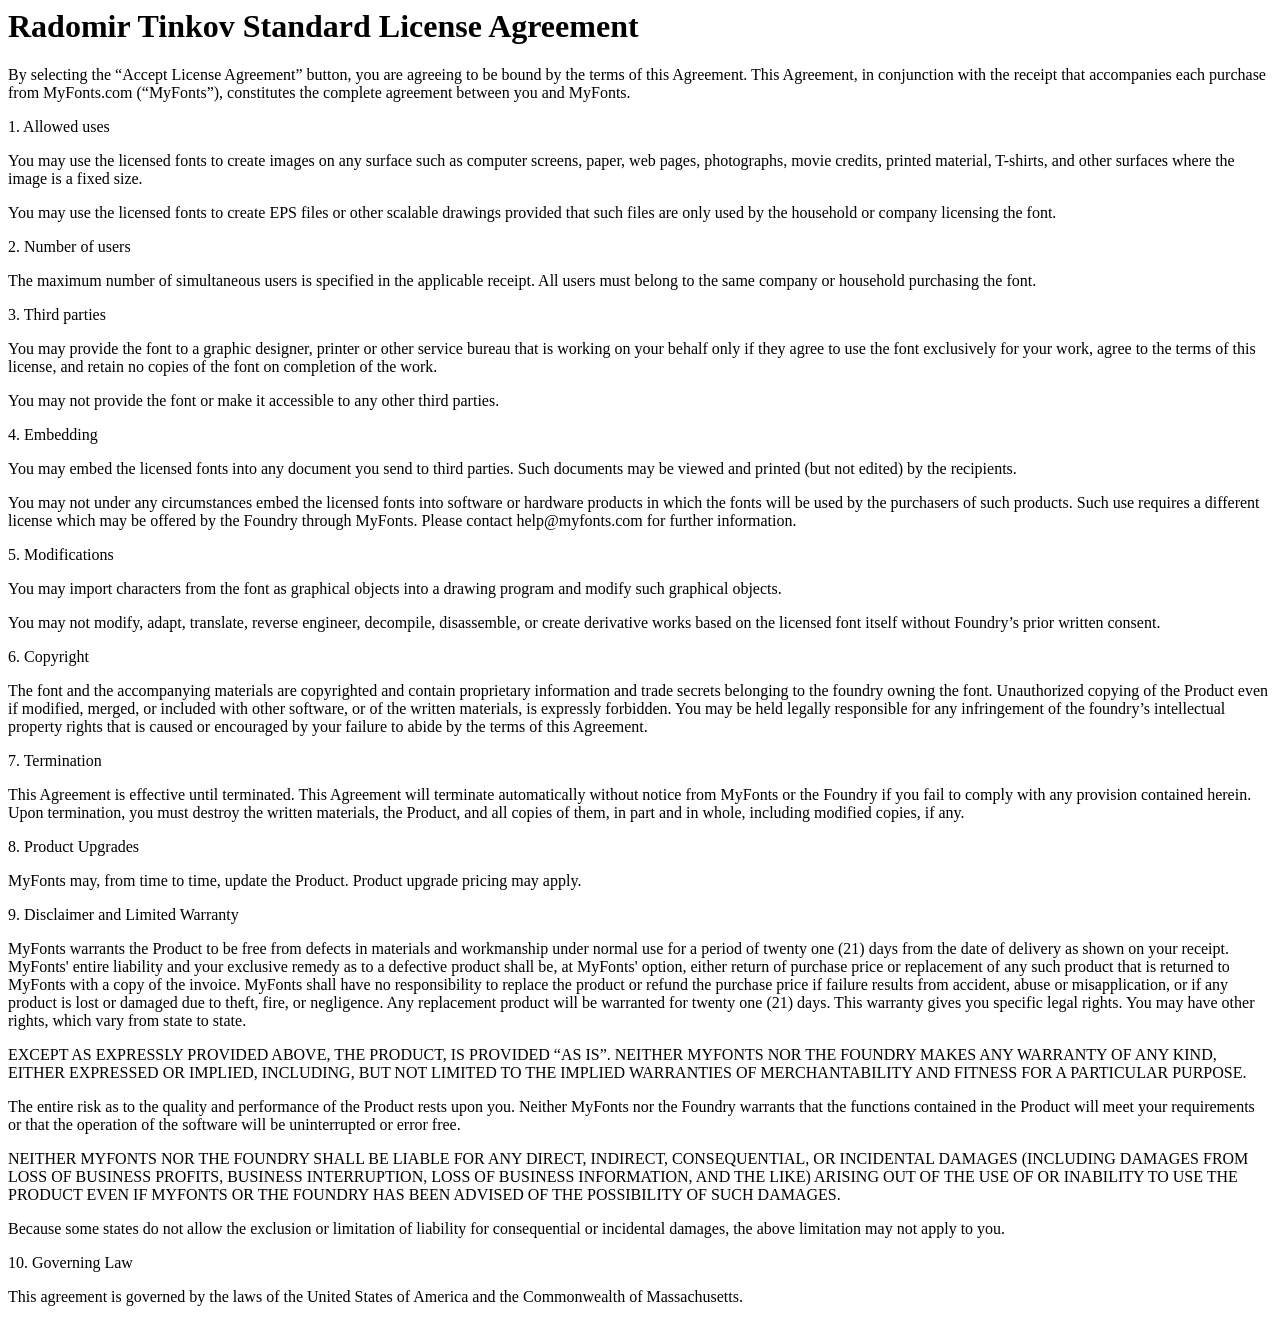
<file: fonts/gilroy/Licenses/Radomir Tinkov Standard License Agreement.html>
<html><head>
<title>Radomir Tinkov Standard License Agreement</title><meta http-equiv='Content-Type' content='text/html; charset=utf-8'>
</head>
<body>
<h1>Radomir Tinkov Standard License Agreement</h1><p>By selecting the &#8220;Accept License Agreement&#8221; button, you are agreeing to be bound by the terms of this Agreement. This Agreement, in conjunction with the receipt that accompanies each purchase from MyFonts.com (&#8220;MyFonts&#8221;), constitutes the complete agreement between you and MyFonts.</p>
<p>1. Allowed uses</p>
<p>You may use the licensed fonts to create images on any surface such as computer screens, paper, web pages, photographs, movie credits, printed material, T-shirts, and other surfaces where the image is a fixed size.</p>
<p>You may use the licensed fonts to create EPS files or other scalable drawings provided that such files are only used by the household or company licensing the font.</p>
<p>2. Number of users</p>
<p>The maximum number of simultaneous users is specified in the applicable receipt. All users must belong to the same company or household purchasing the font.</p>
<p>3. Third parties</p>
<p>You may provide the font to a graphic designer, printer or other service bureau that is working on your behalf only if they agree to use the font exclusively for your work, agree to the terms of this license, and retain no copies of the font on completion of the work.</p>
<p>You may not provide the font or make it accessible to any other third parties.</p>
<p>4. Embedding</p>
<p>You may embed the licensed fonts into any document you send to third parties. Such documents may be viewed and printed (but not edited) by the recipients.</p>
<p>You may not under any circumstances embed the licensed fonts into software or hardware products in which the fonts will be used by the purchasers of such products. Such use requires a different license which may be offered by the Foundry through MyFonts. Please contact help@myfonts.com for further information.</p>
<p>5. Modifications</p>
<p>You may import characters from the font as graphical objects into a drawing program and modify such graphical objects.</p>
<p>You may not modify, adapt, translate, reverse engineer, decompile, disassemble, or create derivative works based on the licensed font itself without Foundry&#8217;s prior written consent. </p>
<p>6. Copyright </p>
<p>The font and the accompanying materials are copyrighted and contain proprietary information and trade secrets belonging to the foundry owning the font. Unauthorized copying of the Product even if modified, merged, or included with other software, or of the written materials, is expressly forbidden. You may be held legally responsible for any infringement of the foundry&#8217;s intellectual property rights that is caused or encouraged by your failure to abide by the terms of this Agreement. </p>
<p>7. Termination </p>
<p>This Agreement is effective until terminated. This Agreement will terminate automatically without notice from MyFonts or the Foundry if you fail to comply with any provision contained herein. Upon termination, you must destroy the written materials, the Product, and all copies of them, in part and in whole, including modified copies, if any.</p>
<p>8. Product Upgrades</p>
<p>MyFonts may, from time to time, update the Product. Product upgrade pricing may apply. </p>
<p>9. Disclaimer and Limited Warranty </p>
<p>MyFonts warrants the Product to be free from defects in materials and workmanship under normal use for a period of twenty one (21) days from the date of delivery as shown on your receipt. MyFonts' entire liability and your exclusive remedy as to a defective product shall be, at MyFonts' option, either return of purchase price or replacement of any such product that is returned to MyFonts with a copy of the invoice. MyFonts shall have no responsibility to replace the product or refund the purchase price if failure results from accident, abuse or misapplication, or if any product is lost or damaged due to theft, fire, or negligence. Any replacement product will be warranted for twenty one (21) days. This warranty gives you specific legal rights. You may have other rights, which vary from state to state. </p>
<p>EXCEPT AS EXPRESSLY PROVIDED ABOVE, THE PRODUCT, IS PROVIDED &#8220;AS IS&#8221;. NEITHER MYFONTS NOR THE FOUNDRY MAKES ANY WARRANTY OF ANY KIND, EITHER EXPRESSED OR IMPLIED, INCLUDING, BUT NOT LIMITED TO THE IMPLIED WARRANTIES OF MERCHANTABILITY AND FITNESS FOR A PARTICULAR PURPOSE. </p>
<p>The entire risk as to the quality and performance of the Product rests upon you. Neither MyFonts nor the Foundry warrants that the functions contained in the Product will meet your requirements or that the operation of the software will be uninterrupted or error free. </p>
<p>NEITHER MYFONTS NOR THE FOUNDRY SHALL BE LIABLE FOR ANY DIRECT, INDIRECT, CONSEQUENTIAL, OR INCIDENTAL DAMAGES (INCLUDING DAMAGES FROM LOSS OF BUSINESS PROFITS, BUSINESS INTERRUPTION, LOSS OF BUSINESS INFORMATION, AND THE LIKE) ARISING OUT OF THE USE OF OR INABILITY TO USE THE PRODUCT EVEN IF MYFONTS OR THE FOUNDRY HAS BEEN ADVISED OF THE POSSIBILITY OF SUCH DAMAGES. </p>
<p>Because some states do not allow the exclusion or limitation of liability for consequential or incidental damages, the above limitation may not apply to you. </p>
<p>10. Governing Law </p>
<p>This agreement is governed by the laws of the United States of America and the Commonwealth of Massachusetts.</p>
</body>
</html>
</file>
<file: style.css>
/* =====================================================
   CORREO ARGENTINO — RED OPERATIVA NACIONAL
   style.css — Dashboard completo con Mapa estilo anterior
   ===================================================== */

/* ---- FUENTE LOCAL: GILROY ---- */
@font-face {
  font-family: 'Gilroy';
  src: url('fonts/gilroy/Radomir Tinkov - Gilroy-Thin.otf') format('opentype');
  font-weight: 100;
  font-style: normal;
  font-display: swap;
}

@font-face {
  font-family: 'Gilroy';
  src: url('fonts/gilroy/Radomir Tinkov - Gilroy-ThinItalic.otf') format('opentype');
  font-weight: 100;
  font-style: italic;
  font-display: swap;
}

@font-face {
  font-family: 'Gilroy';
  src: url('fonts/gilroy/Radomir Tinkov - Gilroy-UltraLight.otf') format('opentype');
  font-weight: 200;
  font-style: normal;
  font-display: swap;
}

@font-face {
  font-family: 'Gilroy';
  src: url('fonts/gilroy/Radomir Tinkov - Gilroy-UltraLightItalic.otf') format('opentype');
  font-weight: 200;
  font-style: italic;
  font-display: swap;
}

@font-face {
  font-family: 'Gilroy';
  src: url('fonts/gilroy/Radomir Tinkov - Gilroy-Light.otf') format('opentype');
  font-weight: 300;
  font-style: normal;
  font-display: swap;
}

@font-face {
  font-family: 'Gilroy';
  src: url('fonts/gilroy/Radomir Tinkov - Gilroy-LightItalic.otf') format('opentype');
  font-weight: 300;
  font-style: italic;
  font-display: swap;
}

@font-face {
  font-family: 'Gilroy';
  src: url('fonts/gilroy/Gilroy-Regular.otf') format('opentype');
  font-weight: 400;
  font-style: normal;
  font-display: swap;
}

@font-face {
  font-family: 'Gilroy';
  src: url('fonts/gilroy/Radomir Tinkov - Gilroy-RegularItalic.otf') format('opentype');
  font-weight: 400;
  font-style: italic;
  font-display: swap;
}

@font-face {
  font-family: 'Gilroy';
  src: url('fonts/gilroy/Gilroy-Medium.otf') format('opentype');
  font-weight: 500;
  font-style: normal;
  font-display: swap;
}

@font-face {
  font-family: 'Gilroy';
  src: url('fonts/gilroy/Radomir Tinkov - Gilroy-MediumItalic.otf') format('opentype');
  font-weight: 500;
  font-style: italic;
  font-display: swap;
}

@font-face {
  font-family: 'Gilroy';
  src: url('fonts/gilroy/Gilroy-SemiBold.otf') format('opentype');
  font-weight: 600;
  font-style: normal;
  font-display: swap;
}

@font-face {
  font-family: 'Gilroy';
  src: url('fonts/gilroy/Radomir Tinkov - Gilroy-SemiBoldItalic.otf') format('opentype');
  font-weight: 600;
  font-style: italic;
  font-display: swap;
}

@font-face {
  font-family: 'Gilroy';
  src: url('fonts/gilroy/Gilroy-Bold.otf') format('opentype');
  font-weight: 700;
  font-style: normal;
  font-display: swap;
}

@font-face {
  font-family: 'Gilroy';
  src: url('fonts/gilroy/Radomir Tinkov - Gilroy-BoldItalic.otf') format('opentype');
  font-weight: 700;
  font-style: italic;
  font-display: swap;
}

@font-face {
  font-family: 'Gilroy';
  src: url('fonts/gilroy/Radomir Tinkov - Gilroy-ExtraBold.otf') format('opentype');
  font-weight: 800;
  font-style: normal;
  font-display: swap;
}

@font-face {
  font-family: 'Gilroy';
  src: url('fonts/gilroy/Radomir Tinkov - Gilroy-ExtraBoldItalic.otf') format('opentype');
  font-weight: 800;
  font-style: italic;
  font-display: swap;
}

@font-face {
  font-family: 'Gilroy';
  src: url('fonts/gilroy/Radomir Tinkov - Gilroy-Heavy.otf') format('opentype');
  font-weight: 900;
  font-style: normal;
  font-display: swap;
}

@font-face {
  font-family: 'Gilroy';
  src: url('fonts/gilroy/Radomir Tinkov - Gilroy-HeavyItalic.otf') format('opentype');
  font-weight: 900;
  font-style: italic;
  font-display: swap;
}

@font-face {
  font-family: 'Gilroy';
  src: url('fonts/gilroy/Radomir Tinkov - Gilroy-Black.otf') format('opentype');
  font-weight: 950;
  font-style: normal;
  font-display: swap;
}

@font-face {
  font-family: 'Gilroy';
  src: url('fonts/gilroy/Radomir Tinkov - Gilroy-BlackItalic.otf') format('opentype');
  font-weight: 950;
  font-style: italic;
  font-display: swap;
}

/* ---- RESET & VARIABLES ---- */
*,
*::before,
*::after {
  box-sizing: border-box;
  margin: 0;
  padding: 0;
}

:root {
  --ca-azul-dark: #002554;
  --ca-azul-nav: #002554;
  --ca-azul-kpi: #003b8e;
  --ca-amarillo: #FFD200;
  --ca-amarillo-dark: #e5bd00;
  --ca-verde: #18A058;

  --bg-page: #eef4fa;
  --bg-card: #ffffff;
  --bg-mapa-ocean: #d0dcea;
  /* Azul grisáceo estilo anterior */
  --bg-provincia: #e8eff8;
  /* Azul claro / ice-blue anterior */
  --border-prov: #7a9cbf;
  /* Borde azul anterior */

  --texto-dark: #002554;
  --texto-gris: #556987;

  --radius-card: 14px;
  --radius-pill: 999px;
  --shadow-card: 0 4px 18px rgba(0, 37, 84, 0.08);
}

body {
  font-family: 'Gilroy', -apple-system, sans-serif;
  background-color: var(--bg-page);
  color: var(--texto-dark);
  line-height: 1.4;
  min-height: 100vh;
  overflow-x: hidden;
}

/* =====================================================
   1. SIDEBAR IZQUIERDO (CORREO ARGENTINO)
   ===================================================== */
:root {
  --sidebar-w: 218px;
}

body {
  font-family: 'Gilroy', -apple-system, sans-serif;
  background-color: var(--bg-page);
  color: var(--texto-dark);
  line-height: 1.4;
  min-height: 100vh;
  overflow-x: hidden;
}

/* Sidebar Fijo Izquierdo */
.sidebar-izq {
  width: var(--sidebar-w);
  height: 100vh;
  position: fixed;
  top: 0;
  left: 0;
  bottom: 0;
  background: linear-gradient(180deg, #001f48 0%, #001533 100%);
  display: flex;
  flex-direction: column;
  justify-content: space-between;
  z-index: 1000;
  box-shadow: 4px 0 20px rgba(0, 20, 50, 0.28);
  overflow-y: auto;
  scrollbar-width: none;
  transition: transform 0.25s ease;
}

.sidebar-izq::-webkit-scrollbar {
  display: none;
}

/* Bloque Superior Amarillo con Logo */
.sidebar-brand {
  background-color: var(--ca-amarillo);
  border-radius: 0;
  padding: 16px 14px;
  display: flex;
  align-items: center;
  justify-content: center;
  box-shadow: 0 3px 12px rgba(0, 0, 0, 0.16);
  flex-shrink: 0;
}

.sidebar-brand-link {
  display: flex;
  align-items: center;
  justify-content: center;
  text-decoration: none;
  width: 100%;
}

.sidebar-logo-img {
  height: 48px;
  width: auto;
  max-width: 182px;
  object-fit: contain;
  display: block;
}

/* Menú de Navegación Vertical */
.sidebar-nav {
  padding: 16px 10px;
  display: flex;
  flex-direction: column;
  gap: 4px;
  flex: 1;
}

.sidebar-link {
  display: flex;
  align-items: center;
  gap: 11px;
  padding: 9px 12px;
  border-radius: 9px;
  color: #ffffff;
  text-decoration: none;
  font-size: 13px;
  font-weight: 500;
  position: relative;
  transition: all 0.18s ease;
  user-select: none;
  white-space: nowrap;
}

.sidebar-ico {
  width: 18.5px;
  height: 18.5px;
  flex-shrink: 0;
  stroke: #ffffff;
  color: #ffffff;
  transition: all 0.18s ease;
}

.sidebar-link:hover {
  background-color: rgba(255, 255, 255, 0.08);
  color: #ffffff;
}

.sidebar-link:hover .sidebar-ico {
  stroke: #FFD200;
}

/* Ítem Activo (Exacto a la imagen: fondo iluminado, borde amarillo y texto amarillo) */
.sidebar-link.activo {
  background: linear-gradient(90deg, #093770 0%, #062b58 100%);
  color: var(--ca-amarillo);
  font-weight: 700;
  box-shadow: 0 4px 14px rgba(0, 20, 50, 0.38);
}

.sidebar-link.activo::before {
  content: '';
  position: absolute;
  left: 0;
  top: 6px;
  bottom: 6px;
  width: 3.5px;
  background-color: var(--ca-amarillo);
  border-radius: 0 3px 3px 0;
}

.sidebar-link.activo .sidebar-ico {
  stroke: var(--ca-amarillo);
  color: var(--ca-amarillo);
}

/* Pie del Sidebar */
.sidebar-footer {
  padding: 16px 16px 20px 16px;
  position: relative;
  overflow: hidden;
  flex-shrink: 0;
}

.sidebar-watermark {
  position: absolute;
  bottom: 16px;
  right: -8px;
  width: 120px;
  opacity: 0.35;
  pointer-events: none;
}

.sidebar-footer-text h3 {
  color: #ffffff;
  font-size: 15px;
  font-weight: 800;
  line-height: 1.15;
  margin-bottom: 3px;
  position: relative;
  z-index: 2;
}

.sidebar-footer-text p {
  color: rgba(255, 255, 255, 0.65);
  font-size: 10.5px;
  font-weight: 400;
  position: relative;
  z-index: 2;
}

/* =====================================================
   MAIN WRAPPER (CONTENIDO AL LADO DEL SIDEBAR)
   ===================================================== */
.main-wrapper {
  margin-left: var(--sidebar-w);
  flex: 1;
  min-width: 0;
  min-height: 100vh;
  display: flex;
  flex-direction: column;
  padding: 24px 28px;
  background-color: var(--bg-page);
}

/* =====================================================
   HEADER SUPERIOR DEL CONTENIDO (TÍTULO + WIDGETS)
   ===================================================== */
.dashboard-header-bar {
  display: flex;
  align-items: center;
  justify-content: space-between;
  gap: 20px;
  margin-bottom: 20px;
  flex-wrap: wrap;
}

.header-titles {
  display: flex;
  flex-direction: column;
  gap: 4px;
}

.header-main-title {
  font-size: 26px;
  font-weight: 800;
  letter-spacing: -0.5px;
  color: var(--ca-azul-dark);
  text-transform: uppercase;
  margin: 0;
  line-height: 1.15;
}

.header-main-sub {
  font-size: 13.5px;
  color: var(--texto-gris);
  margin: 0;
  font-weight: 500;
}

/* Buscador en Header */
.header-actions-group {
  display: flex;
  align-items: center;
  gap: 12px;
  flex-wrap: wrap;
}

.btn-analytics-header {
  display: inline-flex;
  align-items: center;
  justify-content: center;
  gap: 8px;
  height: 38px;
  padding: 0 18px;
  font-size: 13px;
  font-weight: 700;
  border-radius: 4px;
  cursor: pointer;
  font-family: inherit;
  text-decoration: none;
  box-sizing: border-box;
  line-height: 1;
  background-color: #002554 !important;
  color: #ffffff !important;
  border: 1.5px solid #002554 !important;
  transform: none !important;
  box-shadow: none !important;
  white-space: nowrap;
}

.btn-analytics-header:hover {
  background-color: #002554 !important;
  color: #ffffff !important;
  border: 1.5px solid #002554 !important;
  transform: none !important;
  box-shadow: none !important;
}

.btn-analytics-header svg {
  fill: #ffffff !important;
  color: #ffffff !important;
}

.header-search-wrap {
  position: relative;
  min-width: 300px;
  max-width: 440px;
  flex: 1;
}

.search-input-box {
  position: relative;
  display: flex;
  align-items: center;
  background-color: #ffffff;
  border: 1.5px solid #c8d8ec;
  border-radius: 24px;
  padding: 0 14px;
  height: 40px;
  box-shadow: 0 2px 8px rgba(0, 37, 84, 0.05);
  transition: all 0.2s ease;
}

.search-input-box:focus-within {
  border-color: #002554;
  box-shadow: 0 0 0 3px rgba(0, 37, 84, 0.12);
}

.search-icon {
  color: #627d98;
  margin-right: 8px;
  flex-shrink: 0;
}

.search-input-box input {
  border: none;
  outline: none;
  background: transparent;
  width: 100%;
  font-family: inherit;
  font-size: 13px;
  font-weight: 500;
  color: #002554;
}

.search-input-box input::placeholder {
  color: #8fa4bd;
}

.search-clear {
  background: none;
  border: none;
  color: #8fa4bd;
  font-size: 13px;
  cursor: pointer;
  padding: 4px;
  display: flex;
  align-items: center;
  justify-content: center;
}

.search-clear:hover {
  color: #002554;
}

.search-results-dropdown {
  position: absolute;
  top: calc(100% + 6px);
  left: 0;
  right: 0;
  background: #ffffff;
  border: 1px solid #c8d8ec;
  border-radius: 12px;
  box-shadow: 0 8px 24px rgba(0, 24, 56, 0.16);
  max-height: 280px;
  overflow-y: auto;
  z-index: 1500;
  display: none;
}

.search-results-dropdown.visible {
  display: block;
}

.search-result-item {
  padding: 10px 14px;
  display: flex;
  align-items: center;
  justify-content: space-between;
  border-bottom: 1px solid #f0f4f9;
  cursor: pointer;
  transition: background-color 0.15s;
}

.search-result-item:last-child {
  border-bottom: none;
}

.search-result-item:hover {
  background-color: #f2f7fd;
}

.sres-left {
  display: flex;
  flex-direction: column;
  gap: 2px;
}

.sres-name {
  font-size: 13px;
  font-weight: 700;
  color: #002554;
}

.sres-sub {
  font-size: 11px;
  color: #627d98;
}

.sres-cod {
  background-color: #002554;
  color: #FFD200;
  font-size: 11px;
  font-weight: 800;
  padding: 2px 7px;
  border-radius: 4px;
}

.header-widgets {
  display: flex;
  align-items: center;
  gap: 12px;
}

.header-widget-card {
  background-color: #ffffff;
  border: 1px solid #dce6f2;
  border-radius: 12px;
  padding: 8px 16px;
  display: flex;
  align-items: center;
  gap: 10px;
  box-shadow: 0 2px 8px rgba(0, 37, 84, 0.04);
}

.widget-icon-box {
  display: flex;
  align-items: center;
  justify-content: center;
  flex-shrink: 0;
}

.widget-text {
  display: flex;
  flex-direction: column;
  line-height: 1.25;
}

.widget-text strong {
  font-size: 13px;
  font-weight: 800;
  color: var(--texto-dark);
}

.widget-text span {
  font-size: 11px;
  color: var(--texto-gris);
  font-weight: 500;
}

.widget-city {
  font-size: 10px !important;
  color: var(--texto-gris);
  font-weight: 600 !important;
}

.widget-temp-line {
  display: flex;
  align-items: baseline;
  gap: 6px;
}

.widget-temp-line strong {
  font-size: 16px;
  font-weight: 800;
  color: var(--texto-dark);
}

.widget-desc {
  font-size: 11px;
  color: var(--texto-gris);
}

/* =====================================================
   3. DASHBOARD MAIN (MAPA + SIDEBAR)
   ===================================================== */
#dashboard-principal {
  width: 100%;
  margin: 0;
  padding: 0;
  display: flex;
  gap: 20px;
  align-items: stretch;
  transition: gap 0.5s cubic-bezier(0.25, 1, 0.5, 1);
}

.columna-mapa {
  flex: 5.1 1 0%;
  min-width: 0;
  display: flex;
  flex-direction: column;
  position: relative;
  transition: flex 0.5s cubic-bezier(0.25, 1, 0.5, 1);
}

.columna-sidebar {
  flex: 4.9 1 0%;
  min-width: 0;
  display: flex;
  flex-direction: column;
  gap: 16px;
  justify-content: flex-start;
  opacity: 1;
  transform: translateX(0) scale(1);
  visibility: visible;
  transition: flex 0.5s cubic-bezier(0.25, 1, 0.5, 1),
    max-width 0.5s cubic-bezier(0.25, 1, 0.5, 1),
    opacity 0.35s ease,
    transform 0.45s cubic-bezier(0.25, 1, 0.5, 1),
    visibility 0s linear 0s;
}

/* Al expandir: el sidebar se oculta suavemente y el mapa ocupa el 100% */
#dashboard-principal.mapa-expandido {
  gap: 0;
}

#dashboard-principal.mapa-expandido .columna-mapa {
  flex: 1 1 100%;
}

#dashboard-principal.mapa-expandido .columna-sidebar {
  flex: 0 0 0% !important;
  max-width: 0 !important;
  opacity: 0;
  transform: translateX(36px) scale(0.96);
  pointer-events: none;
  overflow: hidden;
  margin: 0 !important;
  padding: 0 !important;
  visibility: hidden;
  transition: flex 0.5s cubic-bezier(0.25, 1, 0.5, 1),
    max-width 0.5s cubic-bezier(0.25, 1, 0.5, 1),
    opacity 0.25s ease,
    transform 0.45s cubic-bezier(0.25, 1, 0.5, 1),
    visibility 0s linear 0.45s;
}

#dashboard-principal.mapa-expandido .columna-sidebar>* {
  min-width: 360px;
  pointer-events: none;
}

#dashboard-principal.mapa-expandido .card-mapa {
  height: clamp(620px, 84vh, 900px);
  min-height: clamp(620px, 84vh, 900px);
  box-shadow: 0 16px 40px rgba(0, 37, 84, 0.16);
}

/* =====================================================
   COLUMNA IZQUIERDA: TARJETA DEL MAPA (ESTILO ANTERIOR)
   ===================================================== */
.card-mapa {
  background-color: var(--bg-mapa-ocean);
  border-radius: var(--radius-card);
  box-shadow: var(--shadow-card);
  border: 1px solid #c4d7ec;
  overflow: hidden;
  display: flex;
  flex-direction: column;
  height: 100%;
  min-height: 520px;
  transition: height 0.5s cubic-bezier(0.25, 1, 0.5, 1),
    min-height 0.5s cubic-bezier(0.25, 1, 0.5, 1),
    box-shadow 0.4s cubic-bezier(0.25, 1, 0.5, 1);
}

.mapa-card-header {
  padding: 12px 18px;
  display: flex;
  align-items: center;
  justify-content: space-between;
  border-bottom: 1px solid #dce6f2;
  background-color: #ffffff;
  flex-shrink: 0;
}

.mapa-header-title {
  display: flex;
  align-items: center;
  gap: 8px;
}

.mapa-header-title h2 {
  font-size: 15px;
  font-weight: 700;
  color: var(--texto-dark);
}

.ico-mapa-title {
  fill: var(--texto-dark);
}

.btn-toggle-expand {
  display: inline-flex;
  align-items: center;
  gap: 6px;
  background-color: #f0f4f9;
  border: 1px solid #d4e0ee;
  border-radius: 6px;
  padding: 5px 12px;
  font-size: 11.5px;
  font-weight: 600;
  color: var(--texto-dark);
  cursor: pointer;
  transition: all 0.25s cubic-bezier(0.25, 1, 0.5, 1);
  box-shadow: 0 1px 2px rgba(0, 37, 84, 0.05);
}

.btn-toggle-expand:hover {
  background-color: #e2ecf7;
  border-color: #b8cde4;
  transform: translateY(-1px);
  box-shadow: 0 3px 6px rgba(0, 37, 84, 0.1);
}

.btn-toggle-expand:active {
  transform: translateY(0);
}

#dashboard-principal.mapa-expandido .btn-toggle-expand {
  background-color: #002554;
  color: #ffffff;
  border-color: #002554;
}

#dashboard-principal.mapa-expandido .btn-toggle-expand:hover {
  background-color: #00387e;
  border-color: #00387e;
}

.ico-expand {
  display: inline-block;
  font-size: 13px;
  transition: transform 0.4s cubic-bezier(0.34, 1.56, 0.64, 1);
}

#dashboard-principal.mapa-expandido .ico-expand {
  transform: rotate(90deg);
}

/* Banner de aviso cuando el mapa está ampliado */
.banner-mapa-ampliado {
  display: flex;
  background: #e8f0fe;
  border-bottom: 1px solid transparent;
  padding: 0 16px;
  align-items: center;
  justify-content: space-between;
  max-height: 0;
  opacity: 0;
  overflow: hidden;
  transform: translateY(-8px);
  pointer-events: none;
  transition: max-height 0.45s cubic-bezier(0.25, 1, 0.5, 1),
    opacity 0.35s ease,
    padding 0.45s cubic-bezier(0.25, 1, 0.5, 1),
    transform 0.45s cubic-bezier(0.25, 1, 0.5, 1),
    border-color 0.4s ease;
}

#dashboard-principal.mapa-expandido .banner-mapa-ampliado {
  max-height: 52px;
  opacity: 1;
  padding: 8px 16px;
  transform: translateY(0);
  border-color: #c7dcf9;
  pointer-events: auto;
}

.btn-volver-sidebar {
  background-color: var(--ca-azul-dark);
  color: #ffffff;
  border: none;
  border-radius: 6px;
  padding: 5px 12px;
  font-size: 11.5px;
  font-weight: 700;
  cursor: pointer;
  transition: background-color 0.2s ease, transform 0.15s ease;
}

.btn-volver-sidebar:hover {
  background-color: #00387e;
  transform: translateX(-2px);
}

.hint-zoom-pan {
  font-size: 11.5px;
  color: #3b5a82;
  font-weight: 500;
}

/* Contenedor del Mapa (Azul / Grisáceo estilo anterior) */
.mapa-contenedor {
  width: 100%;
  flex: 1 1 0;
  height: 100%;
  min-height: 0;
  background-color: var(--bg-mapa-ocean);
  position: relative;
  overflow: hidden;
  cursor: grab;
  user-select: none;
  touch-action: none;
}

.mapa-contenedor.arrastrando {
  cursor: grabbing;
}

/* ---- Leaflet Map Container & Layers ---- */
.mapa-leaflet {
  width: 100%;
  height: 100%;
  position: absolute;
  top: 0;
  left: 0;
  right: 0;
  bottom: 0;
  background-color: var(--bg-mapa-ocean);
  z-index: 1;
}

.leaflet-container {
  font-family: 'Gilroy', -apple-system, sans-serif !important;
  background-color: var(--bg-mapa-ocean) !important;
  outline: none !important;
}

/* Eliminar recuadro/outline negro al hacer click en provincias o paths SVG */
.leaflet-container path:focus,
.leaflet-container path:focus-visible,
.leaflet-interactive:focus,
.leaflet-interactive:focus-visible,
.leaflet-pane svg path:focus,
.leaflet-pane svg:focus,
path.leaflet-interactive:focus,
path.leaflet-interactive:focus-visible,
svg path:focus,
svg path:focus-visible,
*:focus-visible {
  outline: none !important;
  box-shadow: none !important;
}

.leaflet-control-attribution {
  background: rgba(255, 255, 255, 0.75) !important;
  backdrop-filter: blur(4px);
  color: #557297 !important;
  font-size: 9.5px !important;
  padding: 2px 8px !important;
  border-radius: 4px 0 0 0;
  margin: 0 !important;
}

.leaflet-control-attribution a {
  color: #002554 !important;
}

/* Custom Marker styles in Leaflet */
.leaflet-clog-icon {
  background: transparent !important;
  border: none !important;
}

.clog-marker-wrap {
  --tipo-color: #002554;
  display: inline-flex;
  align-items: center;
  gap: 7px;
  cursor: pointer;
  position: relative;
  user-select: none;
  transform: translate(-7px, -7px);
  transition: transform 0.18s ease;
}

.clog-marker-wrap.tipo-ctp    { --tipo-color: #4361ee; }
.clog-marker-wrap.tipo-cdp    { --tipo-color: #0077b6; }
.clog-marker-wrap.tipo-sorter { --tipo-color: #e0a800; }

.clog-marker-wrap:hover {
  transform: translate(-7px, -8px);
  z-index: 1000 !important;
}

.clog-marker-dot {
  width: 14px;
  height: 14px;
  border-radius: 50%;
  background-color: var(--tipo-color);
  border: 2.5px solid #ffffff;
  box-shadow: 0 1px 4px rgba(0, 24, 56, 0.35);
  flex-shrink: 0;
  transition: box-shadow 0.18s ease;
}

.clog-marker-wrap:hover .clog-marker-dot,
.clog-marker-wrap.seleccionado .clog-marker-dot {
  box-shadow: 0 0 0 4px rgba(255, 210, 0, 0.55), 0 1px 4px rgba(0, 24, 56, 0.35);
}

.clog-marker-pill {
  display: inline-flex;
  align-items: baseline;
  gap: 6px;
  background-color: rgba(255, 255, 255, 0.97);
  border: 1px solid rgba(0, 37, 84, 0.12);
  border-left: 3px solid var(--tipo-color);
  border-radius: 4px;
  padding: 4px 9px 4px 8px;
  white-space: nowrap;
  box-shadow: 0 1px 3px rgba(0, 24, 56, 0.12), 0 2px 8px rgba(0, 24, 56, 0.08);
  pointer-events: auto;
  transition: background-color 0.18s ease, box-shadow 0.18s ease;
}

.clog-marker-pill .pill-name {
  font-size: 13px;
  font-weight: 700;
  color: #0f2340;
  letter-spacing: -0.1px;
  line-height: 1.2;
}

.clog-marker-pill .pill-cod {
  font-size: 11px;
  font-weight: 600;
  color: #6b7f99;
  letter-spacing: 0.4px;
  line-height: 1.2;
}

.clog-marker-wrap:hover .clog-marker-pill {
  box-shadow: 0 2px 6px rgba(0, 24, 56, 0.18), 0 6px 16px rgba(0, 24, 56, 0.12);
}

.clog-marker-wrap.seleccionado .clog-marker-pill {
  background-color: #002554;
  border-color: #002554;
  border-left-color: #FFD200;
}

.clog-marker-wrap.seleccionado .pill-name { color: #ffffff; }
.clog-marker-wrap.seleccionado .pill-cod  { color: #FFD200; }

/* Cluster Marker */
.leaflet-cluster-icon {
  background: transparent !important;
  border: none !important;
}

.clog-cluster-wrap {
  width: 32px;
  height: 32px;
  border-radius: 50%;
  background: #002554;
  border: 2px solid #FFD200;
  box-shadow:
    0 0 0 4px rgba(255, 210, 0, 0.28),
    0 2px 6px rgba(0, 24, 56, 0.3);
  display: flex;
  align-items: center;
  justify-content: center;
  color: #FFD200;
  font-family: 'Gilroy', -apple-system, sans-serif;
  font-weight: 700;
  font-size: 13px;
  letter-spacing: -0.2px;
  cursor: pointer;
  user-select: none;
  transform: translate(-16px, -16px);
  transition: box-shadow 0.18s ease, background-color 0.18s ease;
}

.clog-cluster-wrap:hover {
  background: #0a3a78;
  box-shadow:
    0 0 0 5px rgba(255, 210, 0, 0.4),
    0 4px 12px rgba(0, 24, 56, 0.35);
}

/* Controles flotantes de zoom (+, -, ↺) */
.mapa-floating-controls {
  position: absolute;
  top: 14px;
  right: 14px;
  display: flex;
  flex-direction: column;
  gap: 5px;
  z-index: 50;
}

.btn-ctrl-mapa {
  width: 32px;
  height: 32px;
  background-color: #ffffff;
  border: 1px solid #c8d8ea;
  border-radius: 6px;
  box-shadow: 0 2px 6px rgba(0, 37, 84, 0.12);
  display: flex;
  align-items: center;
  justify-content: center;
  font-size: 15px;
  font-weight: 700;
  color: var(--texto-dark);
  cursor: pointer;
  transition: background-color 0.15s, transform 0.1s;
}

.btn-ctrl-mapa:hover {
  background-color: #f7faff;
  transform: translateY(-1px);
}

.btn-ctrl-mapa:disabled,
.btn-ctrl-mapa.btn-ctrl-disabled {
  opacity: 0.38;
  cursor: not-allowed;
  pointer-events: none;
  background-color: #f1f5f9;
  color: #8da4be;
  border-color: #d2dfed;
  box-shadow: none;
  transform: none;
}

/* Leyenda superior izquierda del mapa (Estilo anterior) */
.mapa-leyenda {
  position: absolute;
  top: 14px;
  left: 14px;
  background-color: rgba(255, 255, 255, 0.95);
  backdrop-filter: blur(6px);
  border: 1px solid rgba(200, 218, 236, 0.9);
  border-radius: 9px;
  padding: 8px 12px;
  box-shadow: 0 4px 14px rgba(0, 37, 84, 0.12);
  z-index: 40;
  display: flex;
  flex-direction: column;
  gap: 5px;
  pointer-events: none;
}

.leyenda-titulo {
  font-size: 10.5px;
  font-weight: 800;
  color: #002554;
  text-transform: uppercase;
  letter-spacing: 0.5px;
  margin-bottom: 2px;
}

.leyenda-fila {
  display: flex;
  align-items: center;
  gap: 7px;
  font-size: 11.5px;
  font-weight: 600;
  color: #1e3a5f;
}

.leyenda-dot {
  width: 10px;
  height: 10px;
  border-radius: 50%;
  flex-shrink: 0;
  border: 1.5px solid #ffffff;
  box-shadow: 0 0 0 1px rgba(0, 37, 84, 0.2);
}

.dot-clog { background-color: #002554; }
.dot-ctp { background-color: #4361ee; }
.dot-cdp { background-color: #0077b6; }
.dot-sorter { background-color: #FFD200; box-shadow: 0 0 0 1.5px #002554; }

.leyenda-sub {
  font-size: 9.5px;
  color: #607d9e;
  margin-top: 2px;
  line-height: 1.25;
}

/* Compás / Rosa de los vientos (abajo a la izquierda) */
.mapa-compass {
  position: absolute;
  bottom: 20px;
  left: 20px;
  display: flex;
  align-items: center;
  gap: 8px;
  z-index: 40;
  pointer-events: none;
}

.compass-arrow-wrap {
  display: flex;
  flex-direction: column;
  align-items: center;
  gap: 2px;
}

.compass-n {
  font-size: 10px;
  font-weight: 800;
  color: var(--ca-azul-dark);
  line-height: 1;
}

.compass-arrow {
  display: block;
}

.compass-label {
  font-size: 11px;
  font-weight: 700;
  color: var(--ca-azul-dark);
  letter-spacing: 0.4px;
}

/* Mensaje inferior del mapa */
.mapa-hint-bottom {
  position: absolute;
  bottom: 14px;
  left: 14px;
  font-size: 11px;
  color: #4a668a;
  background-color: rgba(255, 255, 255, 0.9);
  padding: 5px 10px;
  border-radius: 5px;
  border: 1px solid rgba(200, 218, 236, 0.7);
  pointer-events: none;
  z-index: 40;
}

/* =====================================================
   ESTILOS SVG DENTRO DEL MAPA (ESTILO ANTERIOR SOLICITADO)
   ===================================================== */
.provincia,
.provincia-svg {
  fill: var(--bg-provincia);
  stroke: #98b6d4;
  vector-effect: non-scaling-stroke;
  stroke-width: 1.2px;
  cursor: pointer;
  transition: fill 0.18s, stroke 0.18s, filter 0.18s;
}

.provincia:hover,
.provincia-svg:hover {
  fill: #d3e5f7;
  stroke: #6b94be;
}

.provincia.seleccionada,
.provincia-svg.seleccionada {
  fill: #ffe875;
  stroke: #cca600;
  vector-effect: non-scaling-stroke;
  stroke-width: 1.8px;
  filter: drop-shadow(0 2px 8px rgba(255, 210, 0, 0.45));
}

/* Nombres de provincias centrados — tamaño y opacidad controlados dinámicamente */
.label-provincia {
  font-family: 'Gilroy', -apple-system, sans-serif;
  font-weight: 800;
  fill: #34587e;
  text-anchor: middle;
  pointer-events: none;
  dominant-baseline: middle;
  transition: opacity 0.25s ease;
  user-select: none;
}

/* Marcador Individual de Nodo: Estilo Pill & Pin Moderno */
.marcador-g {
  cursor: pointer;
  pointer-events: all;
  transition: opacity 0.15s ease;
}

.node-dot-core {
  filter: drop-shadow(0 2px 5px rgba(0, 24, 56, 0.35));
  transition: transform 0.2s ease, stroke 0.2s ease, fill 0.2s ease;
}

.label-pill-wrap {
  cursor: pointer;
  pointer-events: all;
}

.label-pill-bg {
  filter: drop-shadow(0 2px 6px rgba(0, 24, 56, 0.20));
  transition: fill 0.2s ease, stroke 0.2s ease;
  cursor: pointer;
  pointer-events: all;
}

.label-pill-text {
  transition: fill 0.2s ease;
  user-select: none;
  cursor: pointer;
  pointer-events: all;
}

.label-pill-hover-only {
  opacity: 0;
  pointer-events: none;
  transition: opacity 0.18s ease;
}

.marcador-g:hover .label-pill-hover-only,
.marcador-g.seleccionado .label-pill-hover-only {
  opacity: 1;
  pointer-events: auto;
}

.marcador-g:hover .label-connector,
.marcador-g.seleccionado .label-connector {
  stroke: #002554;
}

.marcador-g:hover .node-dot-core {
  stroke: #FFD200;
  fill: #002554;
  filter: drop-shadow(0 0 8px rgba(255, 210, 0, 0.95));
}

.marcador-g:hover .label-pill-bg {
  stroke: #cca600;
  fill: #ffffff;
  filter: drop-shadow(0 4px 10px rgba(0, 37, 84, 0.28));
}

.marcador-g:hover .label-pill-text {
  fill: #002554;
}

.marcador-g.seleccionado .node-dot-core {
  stroke: #FFD200;
  fill: #002554;
  filter: drop-shadow(0 0 10px rgba(255, 210, 0, 0.95));
}

.marcador-g.seleccionado .label-pill-bg {
  stroke: #002554;
  fill: #002554;
  filter: drop-shadow(0 4px 12px rgba(0, 24, 56, 0.45));
}

.marcador-g.seleccionado .label-pill-text {
  fill: #FFD200;
}

/* Cluster de nodos agrupados: Círculo moderno interactivo */
.cluster-g {
  cursor: pointer;
  transform-origin: center;
  transition: transform 0.2s cubic-bezier(0.2, 0.8, 0.2, 1);
}

.cluster-circle-bg {
  filter: drop-shadow(0 3px 8px rgba(0, 24, 56, 0.45));
  transition: fill 0.2s ease, stroke 0.2s ease;
}

.cluster-text {
  user-select: none;
  transition: fill 0.2s ease;
}

.cluster-g:hover .cluster-circle-bg {
  fill: #FFD200;
  stroke: #002554;
  filter: drop-shadow(0 4px 14px rgba(255, 210, 0, 0.85));
}

.cluster-g:hover .cluster-text {
  fill: #002554;
}


/* =====================================================
   COLUMNA DERECHA: SIDEBAR DE INDICADORES Y ACCESOS
   ===================================================== */
.card-seccion {
  background-color: var(--bg-card);
  border-radius: var(--radius-card);
  box-shadow: var(--shadow-card);
  border: 1px solid #dce6f2;
  padding: 20px 22px;
}

.seccion-header {
  display: flex;
  align-items: center;
  justify-content: space-between;
  margin-bottom: 12px;
  flex-wrap: wrap;
  gap: 12px;
}

.seccion-title {
  display: flex;
  align-items: center;
  gap: 7px;
}

.seccion-title h3 {
  font-size: 17px;
  font-weight: 700;
  color: var(--texto-dark);
}

.filtro-vista {
  display: flex;
  align-items: center;
  gap: 8px;
  font-size: 13px;
  color: var(--texto-gris);
}

.select-vista {
  background-color: #f0f4f9;
  border: 1px solid #d0deec;
  border-radius: 5px;
  padding: 4px 10px;
  font-size: 13px;
  font-weight: 600;
  color: var(--texto-dark);
  cursor: pointer;
  outline: none;
  font-family: inherit;
}

/* ---- Custom Select (Vista dropdown) ---- */
.custom-select-wrap {
  position: relative;
  display: inline-block;
  width: 275px;
  min-width: 275px;
}

.custom-select-btn {
  display: flex;
  align-items: center;
  justify-content: space-between;
  width: 100%;
  gap: 8px;
  background-color: #f0f4f9;
  border: 1px solid #d0deec;
  border-radius: 6px;
  padding: 6px 12px;
  font-size: 13px;
  line-height: 1.4;
  font-weight: 600;
  color: var(--texto-dark);
  cursor: pointer;
  font-family: 'Gilroy', -apple-system, sans-serif;
  outline: none;
  transition: border-color 0.15s, background-color 0.15s, box-shadow 0.15s;
  white-space: nowrap;
  box-sizing: border-box;
}

.custom-select-btn:hover {
  background-color: #e4edf7;
  border-color: #b8cde4;
}

.custom-select-wrap.open .custom-select-btn {
  background-color: #e4edf7;
  border-color: #002554;
  border-radius: 6px 6px 0 0;
  box-shadow: 0 0 0 2px rgba(0, 37, 84, 0.12);
}

.custom-select-chevron {
  color: var(--texto-gris);
  transition: transform 0.2s ease, color 0.2s ease;
  flex-shrink: 0;
}

.custom-select-wrap.open .custom-select-chevron {
  transform: rotate(180deg);
  color: #002554;
}

.custom-select-list {
  position: absolute;
  top: 100%;
  left: 0;
  right: 0;
  width: 100%;
  min-width: 100%;
  background-color: #ffffff;
  border: 1px solid #002554;
  border-top: none;
  border-radius: 0 0 8px 8px;
  box-shadow: 0 12px 28px rgba(0, 37, 84, 0.18);
  list-style: none;
  padding: 4px 0;
  margin: 0;
  z-index: 1000;
  opacity: 0;
  transform: translateY(-4px);
  pointer-events: none;
  transition: opacity 0.15s ease, transform 0.15s ease;
  box-sizing: border-box;
}

.custom-select-wrap.open .custom-select-list {
  opacity: 1;
  transform: translateY(0);
  pointer-events: auto;
}

.custom-select-option {
  padding: 8px 14px;
  font-size: 13px;
  line-height: 1.4;
  font-weight: 600;
  font-family: 'Gilroy', -apple-system, sans-serif;
  color: var(--texto-dark);
  cursor: pointer;
  transition: background-color 0.12s, color 0.12s;
  white-space: nowrap;
}

.custom-select-option:hover {
  background-color: #eef4fa;
  color: #002554;
}

.custom-select-option.selected {
  color: var(--ca-azul-dark);
  background-color: #e4effc;
  font-weight: 700;
}



/* Grid de 6 KPI */
.kpi-grid {
  display: grid;
  grid-template-columns: repeat(3, 1fr);
  gap: 12px;
}

.kpi-card {
  border-radius: 12px;
  padding: 16px 18px;
  display: flex;
  flex-direction: column;
  justify-content: space-between;
  min-height: 128px;
  box-shadow: 0 2px 8px rgba(0, 37, 84, 0.04);
  position: relative;
  overflow: hidden;
  transition: transform 0.15s, box-shadow 0.15s;
}

.kpi-card:hover {
  transform: translateY(-2px);
  box-shadow: 0 4px 14px rgba(0, 37, 84, 0.10);
}

.kpi-blue {
  background-color: #082e5c;
  color: #ffffff;
}

.kpi-blue .kpi-label {
  color: rgba(255, 255, 255, 0.85);
}

.kpi-yellow {
  background-color: var(--ca-amarillo);
  color: var(--ca-azul-dark);
}

.kpi-yellow .kpi-label {
  color: #2b4566;
}

.kpi-white {
  background-color: #ffffff;
  border: 1px solid #e1eaf5;
  color: var(--texto-dark);
}

.kpi-white .kpi-label {
  color: var(--texto-gris);
}

.kpi-icon-wrap {
  margin-bottom: 8px;
}

.kpi-icon-wrap svg {
  width: 22px;
  height: 22px;
  display: block;
}

.kpi-icon-wrap.icon-blue {
  color: var(--ca-azul-dark);
}

.kpi-watermark {
  position: absolute;
  right: 12px;
  top: 14px;
  width: 52px;
  height: 52px;
  opacity: 0.08;
  fill: currentColor;
  stroke: currentColor;
  pointer-events: none;
}

.kpi-blue .kpi-watermark {
  opacity: 0.14;
}

.kpi-yellow .kpi-watermark {
  opacity: 0.12;
}

.kpi-value {
  font-size: 27px;
  font-weight: 800;
  letter-spacing: -0.6px;
  line-height: 1.05;
  margin-bottom: 3px;
}

.kpi-label {
  font-size: 12.5px;
  font-weight: 600;
  margin-bottom: 10px;
}

.kpi-badge {
  display: inline-flex;
  align-items: center;
  font-size: 10.5px;
  font-weight: 700;
  padding: 3px 9px;
  border-radius: var(--radius-pill);
  width: fit-content;
}

.badge-green {
  background-color: #e6f6ec;
  color: #0e7039;
}

.kpi-blue .badge-green {
  background-color: rgba(255, 255, 255, 0.18);
  color: #ffffff;
}

.badge-green-dark {
  background-color: rgba(0, 37, 84, 0.12);
  color: #002554;
}

/* Grid de Filtros por Tipo de Planta */
.filtros-seccion-hint {
  font-size: 13px;
  color: var(--texto-gris);
  margin-bottom: 14px;
}

.filtros-tipo-grid {
  display: grid;
  grid-template-columns: repeat(5, 1fr);
  gap: 12px;
  margin-bottom: 16px;
}

@media (max-width: 1100px) {
  .filtros-tipo-grid {
    grid-template-columns: repeat(3, 1fr);
  }
}

@media (max-width: 650px) {
  .filtros-tipo-grid {
    grid-template-columns: repeat(2, 1fr);
  }
}

.btn-filtro-tipo {
  background-color: #ffffff;
  border: 1.5px solid #d4e2f2;
  border-radius: 12px;
  padding: 14px 12px;
  display: flex;
  flex-direction: column;
  align-items: center;
  justify-content: center;
  gap: 6px;
  font-family: inherit;
  font-size: 13px;
  cursor: pointer;
  min-height: 80px;
  text-align: center;
  color: var(--texto-dark);
  transition: all 0.15s ease;
  box-shadow: 0 2px 6px rgba(0, 37, 84, 0.04);
}

.btn-filtro-tipo:hover {
  border-color: #002554;
  transform: translateY(-2px);
  box-shadow: 0 6px 16px rgba(0, 37, 84, 0.12);
}

.btn-filtro-tipo.activo {
  background-color: #002554;
  border-color: #002554;
  color: #ffffff;
  box-shadow: 0 4px 16px rgba(0, 37, 84, 0.28);
}

.btn-filtro-tipo svg {
  width: 22px;
  height: 22px;
  color: #002554;
  transition: color 0.15s;
  flex-shrink: 0;
}

.btn-filtro-tipo.activo svg {
  color: #FFD200;
}

.btn-filtro-tipo .filtro-nombre {
  font-size: 13px;
  font-weight: 700;
  line-height: 1.25;
}

.btn-filtro-tipo .filtro-cant {
  font-size: 11px;
  font-weight: 600;
  color: #627d98;
  transition: color 0.15s;
}

.btn-filtro-tipo.activo .filtro-cant {
  color: #ffd200;
  opacity: 0.9;
}

.filtro-status-badge {
  font-size: 12px;
  font-weight: 700;
  color: #002554;
  background-color: #eaf2fb;
  border: 1px solid #b8d4f2;
  padding: 4px 12px;
  border-radius: 14px;
  display: inline-flex;
  align-items: center;
  gap: 5px;
}

.filtros-acciones-bar {
  display: flex;
  align-items: center;
  justify-content: space-between;
  gap: 12px;
  padding-top: 14px;
  border-top: 1px solid #e5edf5;
  flex-wrap: wrap;
}

.btn-analytics {
  display: inline-flex;
  align-items: center;
  gap: 7px;
  padding: 8px 16px;
  font-size: 13px;
  font-weight: 700;
  border-radius: 8px;
  cursor: pointer;
  transition: all 0.15s ease;
  font-family: inherit;
  text-decoration: none;
  border: none;
}

.btn-primary-ca {
  background-color: var(--ca-azul-dark);
  color: #ffffff;
}

.btn-primary-ca:hover {
  background-color: #003b8e;
  transform: translateY(-1px);
  box-shadow: 0 4px 12px rgba(0, 37, 84, 0.2);
}

.btn-secondary-ca {
  background-color: #f0f4f9;
  color: var(--texto-dark);
  border: 1px solid #d0deec;
}

.btn-secondary-ca:hover {
  background-color: #e2edf8;
  border-color: #b0c9e2;
}

/* =====================================================
   4. POPUP DETALLE DEL NODO SELECCIONADO
   ===================================================== */
.popup-nodo-overlay {
  position: fixed;
  inset: 0;
  background-color: rgba(0, 24, 56, 0.55);
  backdrop-filter: blur(4px);
  display: flex;
  align-items: center;
  justify-content: center;
  z-index: 2000;
  opacity: 0;
  pointer-events: none;
  transition: opacity 0.2s ease;
  padding: 20px;
}

.popup-nodo-overlay.visible {
  opacity: 1;
  pointer-events: auto;
}

.popup-nodo-card {
  background-color: #ffffff;
  width: 100%;
  max-width: 880px;
  max-height: 92vh;
  overflow-y: auto;
  border-radius: 16px;
  box-shadow: 0 18px 50px rgba(0, 24, 56, 0.32);
  position: relative;
  transform: translateY(10px) scale(0.98);
  transition: transform 0.2s ease;
}

.popup-nodo-overlay.visible .popup-nodo-card {
  transform: translateY(0) scale(1);
}

.btn-cerrar-popup {
  position: absolute;
  top: 12px;
  right: 12px;
  width: 30px;
  height: 30px;
  border-radius: 50%;
  background-color: rgba(0, 0, 0, 0.55);
  color: #ffffff;
  border: none;
  font-size: 14px;
  cursor: pointer;
  display: flex;
  align-items: center;
  justify-content: center;
  z-index: 10;
}

.btn-cerrar-popup:hover {
  background-color: rgba(0, 0, 0, 0.85);
}

.popup-img-wrap {
  width: 100%;
  height: 380px;
  position: relative;
  background-color: #0b1a30;
  overflow: hidden;
}

/* Flechas de navegación sobre la imagen del popup */
.popup-nav-arrow {
  position: absolute;
  top: 0;
  bottom: 0;
  margin: auto 0;
  height: 36px;
  width: 28px;
  background: none;
  border: none;
  color: #ffffff;
  font-size: 32px;
  display: flex;
  align-items: center;
  justify-content: center;
  cursor: pointer;
  z-index: 8;
  text-shadow: 0 1px 6px rgba(0, 0, 0, 0.7);
  opacity: 0.85;
  transition: opacity 0.15s;
  padding: 0;
}

.popup-nav-arrow:hover {
  opacity: 1;
}

.popup-arrow-prev {
  left: 10px;
}

.popup-arrow-next {
  right: 10px;
}


/* Contador de fotos (esquina inferior derecha) */
.popup-foto-counter {
  position: absolute;
  bottom: 10px;
  right: 12px;
  background-color: rgba(0, 0, 0, 0.5);
  color: #ffffff;
  font-size: 11px;
  font-weight: 700;
  padding: 3px 9px;
  border-radius: 10px;
  pointer-events: none;
  letter-spacing: 0.5px;
}

.popup-img-wrap img {
  width: 100%;
  height: 100%;
  object-fit: cover;
  display: block;
  transition: transform 0.25s ease;
}

.popup-img-wrap:hover img {
  transform: scale(1.03);
}

.popup-img-zoom-hint {
  position: absolute;
  top: 12px;
  left: 14px;
  background-color: rgba(0, 37, 84, 0.78);
  backdrop-filter: blur(4px);
  color: #ffffff;
  font-size: 10.5px;
  font-weight: 600;
  padding: 4px 10px;
  border-radius: 12px;
  border: 1px solid rgba(255, 255, 255, 0.2);
  pointer-events: none;
  opacity: 0.9;
  transition: opacity 0.2s;
}

.popup-img-wrap:hover .popup-img-zoom-hint {
  opacity: 1;
}

.popup-badge-tipo {
  position: absolute;
  bottom: 10px;
  left: 14px;
  background-color: var(--ca-azul-dark);
  color: #ffffff;
  font-size: 10.5px;
  font-weight: 700;
  padding: 4px 10px;
  border-radius: var(--radius-pill);
  box-shadow: 0 2px 6px rgba(0, 0, 0, 0.3);
}

.popup-badge-cod {
  position: absolute;
  bottom: 10px;
  right: 14px;
  background-color: var(--ca-amarillo);
  color: var(--ca-azul-dark);
  font-size: 11px;
  font-weight: 800;
  padding: 4px 10px;
  border-radius: var(--radius-pill);
  box-shadow: 0 2px 6px rgba(0, 0, 0, 0.3);
  letter-spacing: 0.5px;
}

.popup-galeria-strip {
  display: flex;
  gap: 8px;
  padding: 8px 16px;
  background-color: #091729;
  overflow-x: auto;
  scrollbar-width: thin;
}

.popup-galeria-strip:empty {
  display: none;
}

.popup-thumb {
  width: 56px;
  height: 40px;
  border-radius: 5px;
  object-fit: cover;
  cursor: pointer;
  border: 2px solid transparent;
  flex-shrink: 0;
  opacity: 0.65;
  transition: opacity 0.15s, border-color 0.15s, transform 0.15s;
}

.popup-thumb:hover {
  opacity: 1;
  transform: scale(1.06);
}

.popup-thumb.activa {
  opacity: 1;
  border-color: #FFD200;
  box-shadow: 0 0 8px rgba(255, 210, 0, 0.6);
}

.popup-nodos-pills {
  display: flex;
  flex-wrap: wrap;
  gap: 8px;
  margin-bottom: 16px;
  padding-bottom: 14px;
  border-bottom: 1px solid #e5edf5;
}

.popup-nodo-pill-btn {
  background-color: #edf3fa;
  border: 1px solid #c9daea;
  border-radius: 20px;
  padding: 7px 16px;
  font-size: 13px;
  font-weight: 600;
  color: #002554;
  cursor: pointer;
  transition: all 0.15s ease;
}

.popup-nodo-pill-btn:hover {
  background-color: #dbe8f7;
}

.popup-nodo-pill-btn.activa {
  background-color: #002554;
  color: #FFD200;
  border-color: #002554;
}

.popup-body {
  padding: 26px 32px 30px;
}

.popup-header-info {
  margin-bottom: 18px;
  padding-bottom: 16px;
  border-bottom: 2px solid #edf3fa;
  position: relative;
}

.popup-header-info::before {
  content: '';
  position: absolute;
  bottom: -2px;
  left: 0;
  width: 56px;
  height: 3px;
  background-color: var(--ca-amarillo);
  border-radius: 2px;
}

.popup-title-row {
  display: flex;
  align-items: center;
  gap: 12px;
  margin-bottom: 6px;
  flex-wrap: wrap;
}

.popup-header-info h3 {
  font-size: 26px;
  font-weight: 800;
  color: var(--ca-azul-dark);
  letter-spacing: -0.4px;
  line-height: 1.15;
  margin: 0;
}

.popup-cod-pill {
  background-color: #002554;
  color: #FFD200;
  font-size: 13px;
  font-weight: 800;
  padding: 4px 11px;
  border-radius: 7px;
  letter-spacing: 0.6px;
}

.popup-header-info p {
  font-size: 14.5px;
  color: var(--texto-gris);
  font-weight: 600;
  letter-spacing: 0.1px;
}

.popup-domicilio-wrap {
  display: flex;
  align-items: center;
  gap: 8px;
  margin-top: 8px;
  font-size: 14.5px;
  color: #002554;
  font-weight: 600;
}

.popup-domicilio-wrap svg {
  color: #002554;
  flex-shrink: 0;
  width: 17px;
  height: 17px;
}

.popup-stats-grid {
  display: grid;
  grid-template-columns: repeat(3, 1fr);
  gap: 12px;
  margin-bottom: 20px;
}

@media (max-width: 640px) {
  .popup-stats-grid {
    grid-template-columns: repeat(auto-fit, minmax(130px, 1fr));
  }
}

.pstat {
  display: flex;
  flex-direction: column;
  background: linear-gradient(180deg, #f8fbfe 0%, #edf5fc 100%);
  border: 1.5px solid #d0e2f5;
  border-radius: 12px;
  padding: 13px 15px;
  gap: 4px;
  box-shadow: 0 2px 8px rgba(0, 37, 84, 0.04);
  transition: box-shadow 0.15s ease, transform 0.15s ease;
}

.pstat:hover {
  box-shadow: 0 4px 14px rgba(0, 37, 84, 0.10);
  transform: translateY(-1px);
}

.pstat-val {
  font-size: 24px;
  font-weight: 800;
  color: var(--ca-azul-dark);
  line-height: 1.15;
  letter-spacing: -0.4px;
}

.pstat-lbl {
  font-size: 12.5px;
  font-weight: 600;
  color: #486581;
  line-height: 1.3;
}

.pstat-sub {
  font-size: 11px;
  font-weight: 500;
  color: #627d98;
  line-height: 1.2;
}

.popup-section-card {
  background-color: #f7faff;
  border: 1.5px solid #d4e5f7;
  border-radius: 12px;
  padding: 16px 20px;
  margin-bottom: 16px;
}

.popup-sec-title {
  font-size: 13.5px;
  font-weight: 800;
  color: #002554;
  margin-bottom: 14px;
  display: flex;
  align-items: center;
  gap: 8px;
  text-transform: uppercase;
  letter-spacing: 0.4px;
}

.popup-sec-title svg {
  color: #002554;
  flex-shrink: 0;
  width: 17px;
  height: 17px;
}

/* Sección Piezas Postales 2D en Popup */
.popup-postal2d-box {
  background: linear-gradient(180deg, #ffffff 0%, #f5f3ff 100%);
  border: 1.5px solid #ddd6fe;
  border-left: 4px solid #6366f1;
  border-radius: 10px;
  padding: 14px 16px;
  display: flex;
  flex-direction: column;
  gap: 10px;
  box-shadow: 0 2px 8px rgba(99, 102, 241, 0.06);
}

.postal2d-stat-row {
  display: flex;
  align-items: center;
  justify-content: space-between;
  flex-wrap: wrap;
  gap: 8px;
}

.postal2d-val {
  font-size: 26px;
  font-weight: 800;
  color: #312e81;
  line-height: 1.1;
  letter-spacing: -0.5px;
}

.postal2d-unit {
  font-size: 13px;
  font-weight: 700;
  color: #4338ca;
  margin-left: 6px;
}

.postal2d-badge {
  background-color: #ede9fe;
  color: #5b21b6;
  font-size: 11px;
  font-weight: 800;
  padding: 3px 8px;
  border-radius: 6px;
  text-transform: uppercase;
  letter-spacing: 0.5px;
  border: 1px solid #c4b5fd;
}

.postal2d-footer {
  display: flex;
  align-items: center;
  justify-content: space-between;
  flex-wrap: wrap;
  gap: 6px;
  font-size: 12px;
  color: #475569;
  border-top: 1px solid #e0e7ff;
  padding-top: 8px;
}

.postal2d-tag-note {
  font-size: 11px;
  font-weight: 600;
  color: #6366f1;
}

.popup-calidad-grid {
  display: grid;
  grid-template-columns: repeat(2, 1fr);
  gap: 14px;
}

@media (max-width: 600px) {
  .popup-calidad-grid {
    grid-template-columns: 1fr;
  }
}

.calidad-box {
  background: linear-gradient(180deg, #ffffff 0%, #f8fbfe 100%);
  border: 1.5px solid #d4e5f7;
  border-radius: 10px;
  padding: 14px 16px;
  display: flex;
  flex-direction: column;
  gap: 5px;
  box-shadow: 0 2px 6px rgba(0, 37, 84, 0.04);
}

.calidad-tag {
  font-size: 11.5px;
  font-weight: 800;
  text-transform: uppercase;
  letter-spacing: 0.5px;
}

.tag-sla { color: #16a34a; }
.tag-fv { color: #0284c7; }

.calidad-val {
  font-size: 26px;
  font-weight: 800;
  color: #002554;
  line-height: 1.1;
  letter-spacing: -0.5px;
}

.calidad-sub {
  font-size: 11.5px;
  color: #627d98;
  font-weight: 600;
  line-height: 1.25;
}

.popup-turnos-grid {
  display: grid;
  grid-template-columns: repeat(3, 1fr);
  gap: 12px;
}

@media (max-width: 600px) {
  .popup-turnos-grid {
    grid-template-columns: 1fr;
  }
}

.turno-box {
  background-color: #ffffff;
  border: 1.5px solid #d6e5f5;
  border-radius: 10px;
  padding: 12px 14px;
  display: flex;
  flex-direction: column;
  gap: 7px;
  box-shadow: 0 2px 6px rgba(0, 37, 84, 0.04);
}

.turno-header {
  display: flex;
  flex-direction: column;
  gap: 4px;
}

.turno-tag {
  font-size: 11.5px;
  font-weight: 800;
  display: inline-block;
  text-transform: uppercase;
  letter-spacing: 0.5px;
}

.tag-noche { color: #5a3bc2; }
.tag-manana { color: #0077b6; }
.tag-tarde { color: #d97706; }

.turno-franja {
  font-size: 13.5px;
  font-weight: 700;
  color: #0c2340;
  line-height: 1.35;
}

.turno-dot {
  font-size: 12px;
  color: #556987;
  font-weight: 600;
}

.popup-procesos-grid {
  display: flex;
  flex-wrap: wrap;
  gap: 10px;
  margin-bottom: 14px;
}

.proc-badge {
  background-color: #e6f0fc;
  border: 1.5px solid #a6cbf2;
  color: #002554;
  font-size: 13px;
  font-weight: 700;
  padding: 6px 15px;
  border-radius: 22px;
}

.proc-badge.inactivo {
  background-color: #f1f4f8;
  border-color: #e2e8f0;
  color: #94a3b8;
  text-decoration: line-through;
  opacity: 0.5;
}

.popup-responsables-grid {
  display: grid;
  grid-template-columns: repeat(2, 1fr);
  gap: 10px 20px;
  padding-top: 12px;
  border-top: 1px solid #e0ecf8;
}

@media (max-width: 500px) {
  .popup-responsables-grid {
    grid-template-columns: 1fr;
  }
}

.resp-item {
  display: flex;
  flex-direction: column;
  gap: 3px;
}

.resp-lbl {
  font-size: 12px;
  font-weight: 600;
  color: #627d98;
}

.resp-val {
  font-size: 14.5px;
  font-weight: 800;
  color: #002554;
}

.popup-desc {
  font-size: 14.5px;
  color: #243b53;
  line-height: 1.65;
  margin-bottom: 20px;
  padding: 16px 20px;
  background-color: #f8fbfe;
  border-left: 4px solid #002554;
  border-radius: 0 10px 10px 0;
}

.btn-popup-galeria {
  width: 100%;
  background-color: var(--ca-azul-dark);
  color: #ffffff;
  border: none;
  border-radius: 10px;
  padding: 14px 20px;
  font-size: 14.5px;
  font-weight: 700;
  font-family: inherit;
  cursor: pointer;
  transition: background-color 0.15s, transform 0.12s;
  letter-spacing: 0.2px;
}

.btn-popup-galeria:hover {
  background-color: #003b8e;
  transform: translateY(-1px);
}

.btn-popup-galeria:active {
  transform: translateY(0);
}

/* =====================================================
   5. MODAL DE GALERÍA EN PANTALLA COMPLETA
   ===================================================== */
.modal-galeria {
  position: fixed;
  inset: 0;
  background-color: rgba(0, 16, 40, 0.85);
  backdrop-filter: blur(8px);
  display: flex;
  align-items: center;
  justify-content: center;
  z-index: 3000;
  opacity: 0;
  pointer-events: none;
  transition: opacity 0.2s ease;
  padding: 12px;
}

.modal-galeria.visible {
  opacity: 1;
  pointer-events: auto;
}

.galeria-contenedor {
  background-color: #0a192f;
  border-radius: 12px;
  width: 100%;
  max-width: 1100px;
  overflow: hidden;
  box-shadow: 0 16px 40px rgba(0, 0, 0, 0.5);
  border: 1px solid rgba(255, 255, 255, 0.1);
  display: flex;
  flex-direction: column;
}

.galeria-header {
  padding: 14px 18px;
  display: flex;
  align-items: center;
  justify-content: space-between;
  border-bottom: 1px solid rgba(255, 255, 255, 0.1);
}

.gal-info h3 {
  color: #ffffff;
  font-size: 16px;
  font-weight: 700;
}

.gal-info p {
  color: rgba(255, 255, 255, 0.6);
  font-size: 11.5px;
}

.btn-cerrar-gal {
  background: transparent;
  border: none;
  color: #ffffff;
  font-size: 18px;
  cursor: pointer;
}

.galeria-media {
  position: relative;
  height: 680px;
  background-color: #000000;
  display: flex;
  align-items: center;
  justify-content: center;
}

.galeria-media img {
  width: 100%;
  height: 100%;
  object-fit: cover;
}

.gal-arrow {
  position: absolute;
  top: 0;
  bottom: 0;
  margin: auto 0;
  height: 48px;
  width: 32px;
  background: none;
  border: none;
  color: #ffffff;
  font-size: 42px;
  display: flex;
  align-items: center;
  justify-content: center;
  cursor: pointer;
  text-shadow: 0 1px 8px rgba(0, 0, 0, 0.8);
  opacity: 0.85;
  transition: opacity 0.15s;
  padding: 0;
}

.gal-arrow:hover {
  opacity: 1;
}

.gal-arrow.prev {
  left: 16px;
}

.gal-arrow.next {
  right: 16px;
}

.galeria-footer {
  padding: 10px 18px;
  text-align: center;
  color: rgba(255, 255, 255, 0.7);
  font-size: 11.5px;
  border-top: 1px solid rgba(255, 255, 255, 0.1);
}

/* =====================================================
   RESPONSIVE DESIGN & ZOOM (125%, 150%, 175%)
   ===================================================== */

/* 0. Zoom ~110%+: acceso-grid en 2 columnas con texto libre (viewport efectivo < 1520px) */
@media (max-width: 1520px) {
  .acceso-grid {
    grid-template-columns: repeat(4, 1fr);
    gap: 8px;
  }

  .btn-acceso {
    min-height: 68px;
    padding: 10px 8px;
  }

  .btn-acceso-left span {
    font-size: clamp(9px, 0.9vw, 11px);
  }
}

/* 1. Laptops o Zoom ~125%-150% en monitores de escritorio (<= 1280px) */
@media (max-width: 1280px) {
  #dashboard-principal {
    padding: 0 16px;
    gap: 16px;
  }

  .columna-mapa {
    flex: 5.0;
  }

  .columna-sidebar {
    flex: 5.0;
  }

  .card-mapa {
    height: calc(100vh - 84px);
    min-height: 480px;
    max-height: 760px;
  }

  .kpi-grid {
    grid-template-columns: repeat(3, 1fr);
    gap: 8px;
  }

  .kpi-card {
    padding: 12px 10px;
    min-height: 120px;
  }

  .kpi-value {
    font-size: 22px;
  }

  .kpi-label {
    font-size: 11.5px;
    margin-bottom: 6px;
  }

  .kpi-badge {
    font-size: 10px;
    padding: 2px 6px;
  }

  .acceso-grid {
    grid-template-columns: repeat(2, 1fr);
    gap: 8px;
  }

  .btn-acceso {
    padding: 10px 8px;
    font-size: 12px;
    min-height: 60px;
    gap: 8px;
  }

  .btn-acceso-left span {
    font-size: 12px;
    white-space: normal;
    word-break: break-word;
    overflow: visible;
    text-overflow: unset;
  }
}

/* 2. Disposición en 1 Columna: pantallas <= 1100px o Zoom 150% en laptops */
@media (max-width: 1100px) {
  #dashboard-principal {
    flex-direction: column;
    align-items: stretch;
    gap: 20px;
  }

  .columna-mapa {
    flex: none;
    width: 100%;
    position: static;
  }

  .columna-sidebar {
    flex: none;
    width: 100%;
  }

  .card-mapa {
    height: clamp(500px, 68vh, 680px);
    min-height: 480px;
    max-height: none;
  }

  .mapa-contenedor {
    flex: 1 1 0;
    height: 100%;
    min-height: 420px;
  }

  .kpi-grid {
    grid-template-columns: repeat(3, 1fr);
    gap: 10px;
  }

  .acceso-grid {
    grid-template-columns: repeat(2, 1fr);
    gap: 10px;
  }
}

/* 3. Tablets y pantallas medianas (<= 992px) */
@media (max-width: 992px) {
  .sidebar-izq {
    transform: translateX(-100%);
  }

  .sidebar-izq.sidebar-abierto {
    transform: translateX(0);
    box-shadow: 6px 0 30px rgba(0, 20, 50, 0.55);
  }

  .main-wrapper {
    margin-left: 0;
  }

  .btn-toggle-sidebar {
    display: inline-flex;
    align-items: center;
    justify-content: center;
  }

  .top-header {
    padding: 0 16px;
  }

  .top-header .search-pill {
    width: 170px;
  }

  #hero-banner {
    max-height: none;
    padding: 12px 0;
  }

  .hero-content {
    flex-direction: column;
    align-items: flex-start;
    gap: 12px;
    padding: 10px 18px;
  }

  .hero-stats-card {
    width: 100%;
  }

  .stats-grid-compact {
    grid-template-columns: repeat(4, 1fr);
    gap: 8px;
  }

  .card-mapa {
    height: clamp(440px, 60vh, 580px);
  }

  .kpi-grid {
    grid-template-columns: repeat(2, 1fr);
  }

  .acceso-grid {
    grid-template-columns: repeat(2, 1fr);
  }
}

/* 4. Teléfonos móviles y pantallas compactas (<= 560px) */
@media (max-width: 560px) {
  .brand-box {
    padding: 0 10px;
    gap: 6px;
  }

  .brand-name {
    font-size: 11px;
  }

  .search-pill {
    display: none;
  }

  .hero-title {
    font-size: 17px;
  }

  .stats-grid-compact {
    grid-template-columns: repeat(2, 1fr);
    gap: 8px 12px;
  }

  #dashboard-principal {
    padding: 0 10px;
    margin: 10px auto 20px auto;
  }

  .card-seccion {
    padding: 14px 12px;
  }

  .card-mapa {
    height: clamp(390px, 58vh, 480px);
    border-radius: 10px;
  }

  .mapa-card-header {
    padding: 10px 12px;
  }

  .mapa-header-title h2 {
    font-size: 13.5px;
  }

  .btn-toggle-expand {
    padding: 4px 8px;
    font-size: 10.5px;
  }

  .mapa-leyenda {
    padding: 6px 10px;
    font-size: 10px;
    top: 10px;
    left: 10px;
  }

  .mapa-hint-bottom {
    font-size: 9.5px;
    padding: 4px 8px;
    left: 8px;
    bottom: 8px;
  }

  .kpi-grid {
    grid-template-columns: 1fr;
  }

  .acceso-grid {
    grid-template-columns: repeat(2, 1fr);
  }

  .btn-acceso-left span {
    font-size: 12px;
  }
}

/* 5. Pantallas ultra anchas (>= 1600px) */
@media (min-width: 1600px) {
  #dashboard-principal {
    gap: 24px;
  }

  .columna-mapa {
    flex: 4.8;
  }

  .columna-sidebar {
    flex: 5.2;
  }

  .card-mapa {
    height: calc(100vh - 105px);
    min-height: 600px;
    max-height: 880px;
  }

  .kpi-grid {
    gap: 12px;
  }

  .kpi-card {
    min-height: 128px;
  }

  .acceso-grid {
    gap: 12px;
  }

  .btn-acceso {
    min-height: 84px;
  }
}

/* =====================================================
   DETALLE MODAL EXCEL COMPLETO (INGRESOS, OPTIMIZACIÓN, TRANSPORTE)
   ===================================================== */
.popup-ingresos-grid {
  display: grid;
  grid-template-columns: repeat(3, 1fr);
  gap: 10px;
}

@media (max-width: 550px) {
  .popup-ingresos-grid {
    grid-template-columns: 1fr;
  }
}

.pstat-subcard {
  background: #ffffff;
  border: 1px solid #dce6f2;
  border-radius: 8px;
  padding: 10px;
  display: flex;
  flex-direction: column;
  gap: 2px;
}

.pstat-subcard-val {
  font-size: 15px;
  font-weight: 800;
  color: #002554;
}

.pstat-subcard-lbl {
  font-size: 11px;
  font-weight: 700;
  color: #627d98;
  text-transform: uppercase;
}

.pstat-subcard-sub {
  font-size: 11px;
  color: #0284c7;
  font-weight: 600;
}

.popup-opt-grid {
  display: grid;
  grid-template-columns: repeat(3, 1fr);
  gap: 10px;
}

@media (max-width: 550px) {
  .popup-opt-grid {
    grid-template-columns: 1fr;
  }
}

.opt-box {
  background: #ffffff;
  border: 1px solid #dce6f2;
  border-radius: 8px;
  padding: 10px;
  display: flex;
  flex-direction: column;
  gap: 4px;
}

.opt-box-lbl {
  font-size: 11.5px;
  color: #486581;
  font-weight: 600;
}

.opt-box-val {
  font-size: 16px;
  font-weight: 800;
  color: #002554;
}

.opt-box-reubicar {
  border-color: #fca5a5;
  background-color: #fff5f5;
}

.opt-box-reubicar .opt-box-val {
  color: #dc2626;
}

.popup-transportes-list {
  display: flex;
  flex-direction: column;
  gap: 6px;
  max-height: 180px;
  overflow-y: auto;
  padding-right: 4px;
}

.popup-tr-chip {
  display: flex;
  align-items: center;
  justify-content: space-between;
  background: #f8fafc;
  border: 1px solid #e2e8f0;
  border-radius: 6px;
  padding: 6px 10px;
  font-size: 12px;
}

.popup-tr-chip strong {
  color: #002554;
}

.popup-tr-chip .tr-badge {
  background: #002554;
  color: #FFD200;
  font-size: 10px;
  font-weight: 800;
  padding: 2px 6px;
  border-radius: 4px;
}
</file>
<file: analytics.css>
/* =====================================================
   CORREO ARGENTINO — ANALYTICS & ESTADÍSTICAS LOGÍSTICAS
   Estilos específicos para el tablero de métricas y gráficos
   ===================================================== */

/* Contenedor general del dashboard de analytics */
.analytics-dashboard {
  display: flex;
  flex-direction: column;
  gap: 22px;
  width: 100%;
}

/* Barra de Filtros y Acciones Superiores */
.analytics-toolbar {
  display: flex;
  align-items: center;
  justify-content: space-between;
  gap: 16px;
  background-color: transparent;
  padding: 6px 0 16px 0;
  border-bottom: 1px solid #e2e8f0;
  margin-bottom: 6px;
  flex-wrap: wrap;
}

.toolbar-left {
  display: flex;
  align-items: center;
  gap: 12px;
  flex-wrap: wrap;
}

.toolbar-lbl {
  font-size: 13.5px;
  font-weight: 600;
  color: #475569;
  display: flex;
  align-items: center;
  gap: 8px;
}

.toolbar-lbl svg {
  color: #64748b;
  flex-shrink: 0;
}

.toolbar-right {
  display: flex;
  align-items: center;
  gap: 12px;
  flex-wrap: wrap;
}

.btn-analytics {
  display: inline-flex;
  align-items: center;
  justify-content: center;
  gap: 8px;
  height: 38px;
  min-width: 165px;
  padding: 0 18px;
  font-size: 13px;
  font-weight: 700;
  border-radius: 4px;
  cursor: pointer;
  font-family: inherit;
  text-decoration: none;
  box-sizing: border-box;
  line-height: 1;
}

.btn-primary-ca,
.btn-primary-ca:hover,
#btn-exportar-csv,
#btn-exportar-csv:hover {
  background-color: #002554 !important;
  color: #ffffff !important;
  border: 1.5px solid #002554 !important;
  transform: none !important;
  box-shadow: none !important;
}

.btn-primary-ca svg,
#btn-exportar-csv svg {
  stroke: #ffffff !important;
}

.btn-secondary-ca,
.btn-secondary-ca:hover {
  background-color: #ffffff !important;
  color: #002554 !important;
  border: 1.5px solid #cbd5e1 !important;
  transform: none !important;
  box-shadow: none !important;
}

.btn-secondary-ca svg {
  stroke: #002554 !important;
}

.btn-amarillo-ca {
  background-color: var(--ca-amarillo);
  color: var(--ca-azul-dark);
}

.btn-amarillo-ca:hover {
  background-color: #f0c300;
  transform: translateY(-1px);
  box-shadow: 0 4px 12px rgba(255, 210, 0, 0.35);
}

/* =====================================================
   BARRA DE NAVEGACIÓN HORIZONTAL POR PESTAÑAS (TABS)
   ===================================================== */
.section-anchor-nav {
  display: flex;
  align-items: center;
  gap: 28px;
  border-bottom: 1px solid #e2e8f0;
  padding: 0 4px;
  margin-bottom: 18px;
  overflow-x: auto;
  scrollbar-width: none;
}

.section-anchor-nav::-webkit-scrollbar {
  display: none;
}

.analytics-tab {
  display: inline-flex;
  align-items: center;
  gap: 8px;
  background: transparent;
  border: none;
  font-family: inherit;
  font-size: 13.5px;
  font-weight: 600;
  color: #475569;
  text-decoration: none;
  padding: 10px 2px 14px 2px;
  border-bottom: 2.5px solid transparent;
  white-space: nowrap;
  cursor: pointer;
  outline: none;
  transition: color 0.15s ease, border-color 0.15s ease;
  position: relative;
  bottom: -1px;
}

.analytics-tab:hover {
  color: #0f172a;
  border-bottom-color: #cbd5e1;
}

.analytics-tab.active {
  color: #002554;
  font-weight: 800;
  border-bottom-color: #002554;
}

.tab-icon {
  width: 17px;
  height: 17px;
  color: #64748b;
  transition: color 0.15s ease;
  flex-shrink: 0;
}

.analytics-tab:hover .tab-icon {
  color: #334155;
}

.analytics-tab.active .tab-icon {
  color: #002554;
}

.analytics-tab .tab-icon.tab-icon-yellow,
.analytics-tab.active .tab-icon.tab-icon-yellow {
  color: #f59e0b;
}

/* =====================================================
   BLOQUES DE SECCIÓN (FILTRABLES POR PESTAÑAS)
   ===================================================== */
.analytics-section-block {
  animation: fadeInTabPanel 0.22s ease-in-out;
}

@keyframes fadeInTabPanel {
  from {
    opacity: 0.3;
    transform: translateY(3px);
  }
  to {
    opacity: 1;
    transform: translateY(0);
  }
}

/* =====================================================
   GRID DE 7 TARJETAS DE KPIS ANALÍTICOS
   ===================================================== */
.analytics-kpis-grid {
  display: grid;
  grid-template-columns: repeat(auto-fit, minmax(200px, 1fr));
  gap: 14px;
  margin-bottom: 24px;
}

@media (min-width: 1600px) {
  .analytics-kpis-grid {
    grid-template-columns: repeat(8, 1fr);
  }
}

@media (max-width: 1400px) {
  .analytics-kpis-grid {
    grid-template-columns: repeat(4, 1fr);
  }
}

@media (max-width: 992px) {
  .analytics-kpis-grid {
    grid-template-columns: repeat(2, 1fr);
  }
}

@media (max-width: 480px) {
  .analytics-kpis-grid {
    grid-template-columns: 1fr;
  }
}

.akpi-card {
  background-color: #ffffff;
  border-radius: 10px;
  border: 1px solid #e2e8f0;
  padding: 16px 16px 18px 16px;
  display: flex;
  flex-direction: column;
  justify-content: space-between;
  min-height: 126px;
  box-shadow: 0 1px 3px rgba(0, 0, 0, 0.04);
  position: relative;
  overflow: hidden;
  transition: transform 0.15s ease, box-shadow 0.15s ease;
}

.akpi-card:hover {
  transform: translateY(-2px);
  box-shadow: 0 6px 16px rgba(0, 37, 84, 0.08);
}

/* Bordes de color izquierdo por tarjeta */
.akpi-card.card-volumen {
  border-left: 4px solid #f59e0b;
  background: linear-gradient(180deg, #ffffff 55%, #fffdf4 100%);
}

.akpi-card.card-plantas {
  border-left: 4px solid #2563eb;
}

.akpi-card.card-dotacion {
  border-left: 4px solid #7c3aed;
}

.akpi-card.card-superficie {
  border-left: 4px solid #10b981;
}

.akpi-card.card-turno {
  border-left: 4px solid #ea580c;
}

.akpi-card.card-sla {
  border-left: 4px solid #16a34a;
  background: linear-gradient(180deg, #ffffff 55%, #f0fdf4 100%);
}

.akpi-card.card-fv {
  border-left: 4px solid #0284c7;
  background: linear-gradient(180deg, #ffffff 55%, #f0f9ff 100%);
}

.akpi-card.card-postal2d {
  border-left: 4px solid #6366f1;
  background: linear-gradient(180deg, #ffffff 55%, #f5f3ff 100%);
}

.akpi-card.card-rendimiento {
  border-left: 4px solid #0284c7;
}

.akpi-top {
  display: flex;
  align-items: center;
  justify-content: space-between;
  margin-bottom: 8px;
  gap: 8px;
}

.akpi-title {
  font-size: 11px;
  font-weight: 800;
  color: #475569;
  text-transform: uppercase;
  letter-spacing: 0.3px;
  line-height: 1.2;
}

.akpi-naked-icon {
  width: 20px;
  height: 20px;
  color: #64748b;
  flex-shrink: 0;
}

.akpi-naked-icon.icon-yellow {
  color: #f59e0b;
}

.akpi-val {
  font-size: 26px;
  font-weight: 800;
  color: #0f172a;
  line-height: 1.15;
  margin-bottom: 4px;
  letter-spacing: -0.4px;
  font-family: 'Plus Jakarta Sans', var(--font-principal);
}

.card-turno .akpi-val {
  font-size: 21px;
  letter-spacing: -0.3px;
}

.akpi-sub {
  font-size: 11.5px;
  font-weight: 500;
  color: #64748b;
  line-height: 1.35;
}

/* Sparkline decorativo dinámico en base de Card 1 */
.akpi-sparkline {
  position: absolute;
  bottom: 0;
  left: 0;
  width: 100%;
  height: 28px;
  pointer-events: none;
  opacity: 0.95;
  overflow: visible;
}

#sparkline-path,
#sparkline-area {
  transition: d 0.4s cubic-bezier(0.4, 0, 0.2, 1);
}

/* =====================================================
   GRIDS DE GRÁFICOS (CHART.JS)
   ===================================================== */
.charts-grid-row {
  display: grid;
  grid-template-columns: repeat(12, 1fr);
  gap: 20px;
}

.col-12 { grid-column: span 12; }
.col-8  { grid-column: span 8; }
.col-7  { grid-column: span 7; }
.col-6  { grid-column: span 6; }
.col-5  { grid-column: span 5; }
.col-4  { grid-column: span 4; }

@media (max-width: 1100px) {
  .col-8, .col-7, .col-5, .col-4 {
    grid-column: span 12;
  }
}

@media (max-width: 900px) {
  .col-6 {
    grid-column: span 12;
  }
}

.chart-card {
  background-color: #ffffff;
  border-radius: var(--radius-card);
  border: 1px solid #dce6f2;
  box-shadow: var(--shadow-card);
  padding: 20px 22px;
  display: flex;
  flex-direction: column;
  min-height: 380px;
}

.chart-card-header {
  display: flex;
  align-items: center;
  justify-content: space-between;
  margin-bottom: 16px;
  gap: 12px;
  flex-wrap: wrap;
}

.chart-card-titles {
  display: flex;
  align-items: center;
  gap: 10px;
}

.chart-card-icon {
  width: 32px;
  height: 32px;
  border-radius: 8px;
  background-color: #eaf1fa;
  color: var(--ca-azul-dark);
  display: flex;
  align-items: center;
  justify-content: center;
  flex-shrink: 0;
}

.chart-card-h3 {
  font-size: 16px;
  font-weight: 700;
  color: var(--texto-dark);
  margin: 0;
  line-height: 1.2;
}

.chart-card-sub {
  font-size: 12px;
  color: var(--texto-gris);
  margin-top: 2px;
}

.chart-badge-tag {
  font-size: 11px;
  font-weight: 700;
  padding: 3px 8px;
  border-radius: 6px;
  background-color: #eef4fb;
  color: #002554;
  border: 1px solid #d4e3f3;
  letter-spacing: 0.3px;
}

.chart-canvas-container {
  position: relative;
  flex: 1;
  width: 100%;
  min-height: 290px;
}

/* =====================================================
   TABLA DE DETALLE ANALÍTICO DE PLANTAS
   ===================================================== */
.table-card {
  background-color: #ffffff;
  border-radius: var(--radius-card);
  border: 1px solid #dce6f2;
  box-shadow: var(--shadow-card);
  padding: 22px 24px;
  display: flex;
  flex-direction: column;
  gap: 16px;
}

.table-header-bar {
  display: flex;
  align-items: center;
  justify-content: space-between;
  gap: 16px;
  flex-wrap: wrap;
}

.table-search-input {
  background-color: #f4f8fd;
  border: 1px solid #cbdcee;
  border-radius: 8px;
  padding: 8px 14px 8px 36px;
  font-size: 13px;
  font-family: inherit;
  color: var(--texto-dark);
  outline: none;
  width: 280px;
  transition: border-color 0.15s, background-color 0.15s;
}

.table-search-input:focus {
  background-color: #ffffff;
  border-color: #002554;
}

.table-search-wrap {
  position: relative;
}

.table-search-wrap svg {
  position: absolute;
  top: 50%;
  left: 11px;
  transform: translateY(-50%);
  color: #64748b;
  pointer-events: none;
}

.table-responsive {
  overflow-x: auto;
  border: 1px solid #e2ecf7;
  border-radius: 10px;
}

.analytics-table {
  width: 100%;
  border-collapse: collapse;
  font-size: 13px;
  text-align: left;
}

.analytics-table thead {
  background: linear-gradient(180deg, #f0f6fd 0%, #e6effa 100%);
  border-bottom: 2px solid #b8d2ec;
}

.analytics-table th {
  padding: 12px 14px;
  font-weight: 700;
  color: #002554;
  white-space: nowrap;
  user-select: none;
  cursor: pointer;
  transition: background-color 0.15s;
}

.analytics-table th:hover {
  background-color: #ddeaf8;
}

.analytics-table th.sorted-asc::after {
  content: ' ▲';
  font-size: 10px;
  color: #002554;
}

.analytics-table th.sorted-desc::after {
  content: ' ▼';
  font-size: 10px;
  color: #002554;
}

.analytics-table tbody tr {
  border-bottom: 1px solid #edf2f9;
  transition: background-color 0.12s;
}

.analytics-table tbody tr:hover {
  background-color: #f7faff;
}

.analytics-table td {
  padding: 11px 14px;
  color: #243b53;
  white-space: nowrap;
}

.table-pill-cod {
  background-color: #002554;
  color: #FFD200;
  font-size: 11px;
  font-weight: 800;
  padding: 2px 7px;
  border-radius: 5px;
  display: inline-block;
  letter-spacing: 0.3px;
}

.table-pill-tipo {
  font-size: 11px;
  font-weight: 700;
  padding: 2px 8px;
  border-radius: 12px;
}

.tipo-clog-badge { background-color: #e0f2fe; color: #0369a1; }
.tipo-sorter-badge { background-color: #fef08a; color: #854d0e; }
.tipo-cdp-badge { background-color: #e0e7ff; color: #4338ca; }
.tipo-ctp-badge { background-color: #f3e8ff; color: #6b21a8; }

.table-footer-info {
  display: flex;
  align-items: center;
  justify-content: space-between;
  font-size: 12.5px;
  color: #627d98;
  padding-top: 4px;
}

/* =====================================================
   SECCIONES ADICIONALES DEL EXCEL COMPLETO
   ===================================================== */
.section-anchor-nav {
  display: flex;
  align-items: center;
  gap: 8px;
  overflow-x: auto;
  padding-bottom: 4px;
}

.anchor-chip {
  padding: 6px 14px;
  background-color: #f1f5f9;
  color: #334e68;
  border-radius: 20px;
  font-size: 12.5px;
  font-weight: 700;
  text-decoration: none;
  white-space: nowrap;
  transition: all 0.15s ease;
  border: 1px solid #dce6f2;
}

.anchor-chip:hover {
  background-color: #002554;
  color: #ffffff;
  border-color: #002554;
}

/* Banner de Resumen Ejecutivo y Reubicación de Personal */
.banner-ejecutivo {
  background: linear-gradient(135deg, #002554 0%, #001838 100%);
  border: 1.5px solid #FFD200;
  border-radius: var(--radius-card);
  padding: 24px;
  color: #ffffff;
  box-shadow: 0 8px 24px rgba(0, 37, 84, 0.25);
  display: flex;
  flex-direction: column;
  gap: 18px;
}

/* =============================================================
   SECCIÓN: OPTIMIZACIÓN DE DOTACIÓN Y RECURSOS A REUBICAR (SHEET 6)
   ============================================================= */
.opt-section {
  display: flex;
  flex-direction: column;
  gap: 20px;
  background: transparent;
  padding: 0;
  box-shadow: none;
  border: none;
}

/* 1. Dark Blue Header Banner (Sin tarjetas, texto grande y nítido) */
.opt-banner-header {
  background: linear-gradient(135deg, #001f47 0%, #002b66 100%);
  border-radius: 14px;
  padding: 26px 32px;
  display: flex;
  align-items: center;
  justify-content: space-between;
  gap: 36px;
  box-shadow: 0 4px 18px rgba(0, 31, 71, 0.15);
  color: #ffffff;
  position: relative;
  overflow: hidden;
}

.opt-banner-header::after {
  content: "";
  position: absolute;
  right: -50px;
  top: -50px;
  width: 220px;
  height: 220px;
  background: radial-gradient(circle, rgba(255, 210, 0, 0.08) 0%, rgba(255,210,0,0) 70%);
  pointer-events: none;
}

.opt-banner-left {
  flex: 1;
  max-width: 780px;
}

.opt-banner-badge {
  display: inline-block;
  font-size: 13px;
  font-weight: 800;
  letter-spacing: 1px;
  color: #FFD200;
  margin-bottom: 8px;
  text-transform: uppercase;
}

.opt-banner-title {
  font-size: 28px;
  font-weight: 800;
  color: #ffffff;
  margin: 0 0 10px 0;
  letter-spacing: -0.4px;
  line-height: 1.22;
}

.opt-banner-desc {
  font-size: 15px;
  color: #e2e8f0;
  line-height: 1.55;
  margin: 0;
}

.opt-banner-right {
  display: flex;
  align-items: center;
  gap: 28px;
  flex-shrink: 0;
}

/* Integrated Header Stats (Sin borde ni tarjeta) */
.opt-banner-stat-item {
  display: flex;
  align-items: center;
  gap: 14px;
}

.opt-bstat-icon-wrap {
  color: #38bdf8;
  display: flex;
  align-items: center;
  justify-content: center;
  flex-shrink: 0;
}

.opt-bstat-content {
  display: flex;
  flex-direction: column;
}

.opt-bstat-title {
  display: block;
  font-size: 13px;
  font-weight: 800;
  text-transform: uppercase;
  letter-spacing: 0.6px;
  color: #94a3b8;
}

.opt-bstat-num-row {
  display: flex;
  align-items: baseline;
  gap: 8px;
  margin-top: 3px;
}

.opt-bstat-num {
  font-size: 30px;
  font-weight: 800;
  color: #ffffff;
  line-height: 1;
  letter-spacing: -0.5px;
}

.opt-bstat-sub {
  font-size: 14px;
  font-weight: 600;
  color: #cbd5e1;
  white-space: nowrap;
}

.opt-banner-divider {
  width: 1px;
  height: 46px;
  background: rgba(255, 255, 255, 0.2);
}

/* 2. Top 4 KPI Cards */
.opt-kpis-grid {
  display: grid;
  grid-template-columns: repeat(4, 1fr);
  gap: 16px;
}

.opt-kpi-card {
  background: #ffffff;
  border: 1px solid #e2e8f0;
  border-radius: 12px;
  padding: 18px 20px;
  display: flex;
  align-items: center;
  gap: 16px;
  box-shadow: 0 2px 8px rgba(0, 37, 84, 0.04);
  transition: transform 0.2s ease, box-shadow 0.2s ease;
}

.opt-kpi-card:hover {
  transform: translateY(-2px);
  box-shadow: 0 6px 14px rgba(0, 37, 84, 0.08);
}

.opt-kpi-icon-wrap {
  width: 50px;
  height: 50px;
  border-radius: 50%;
  display: flex;
  align-items: center;
  justify-content: center;
  flex-shrink: 0;
}

.opt-kpi-icon-wrap.icon-blue {
  background: #eff6ff;
  color: #2563eb;
}

.opt-kpi-icon-wrap.icon-red {
  background: #fef2f2;
  color: #dc2626;
}

.opt-kpi-icon-wrap.icon-amber {
  background: #fef9c3;
  color: #d97706;
}

.opt-kpi-icon-wrap.icon-cyan {
  background: #f0f9ff;
  color: #0284c7;
}

.opt-kpi-body {
  display: flex;
  flex-direction: column;
}

.opt-kpi-num-row {
  display: flex;
  align-items: center;
  gap: 10px;
}

.opt-kpi-num {
  font-size: 26px;
  font-weight: 800;
  color: #0f172a;
  letter-spacing: -0.6px;
  line-height: 1.1;
}

.opt-kpi-badge-red {
  background: #fee2e2;
  color: #b91c1c;
  font-size: 11px;
  font-weight: 800;
  padding: 3px 8px;
  border-radius: 6px;
  display: inline-block;
}

.opt-kpi-label {
  font-size: 13.5px;
  font-weight: 700;
  color: #1e293b;
  margin-top: 4px;
}

.opt-kpi-sub {
  font-size: 11.5px;
  color: #64748b;
  margin-top: 2px;
}

/* 3. Grid Principal 2 Columnas (Tabla + Mapa Federal) */
.opt-mid-grid {
  display: grid;
  grid-template-columns: 1fr 1.05fr;
  gap: 16px;
}

.opt-col-card {
  background: #ffffff;
  border: 1px solid #e2e8f0;
  border-radius: 12px;
  padding: 20px;
  display: flex;
  flex-direction: column;
  box-shadow: 0 2px 8px rgba(0, 37, 84, 0.04);
}

.opt-card-header {
  margin-bottom: 14px;
}

.opt-card-title {
  font-size: 15px;
  font-weight: 800;
  color: #002554;
  margin: 0 0 3px 0;
  letter-spacing: -0.2px;
}

.opt-card-sub {
  font-size: 12px;
  color: #64748b;
  margin: 0;
}

/* Table in Col 1 */
.opt-table-compact {
  font-size: 12px;
}

.opt-table-compact th {
  padding: 8px 10px;
  font-size: 10.5px;
  line-height: 1.25;
}

.opt-table-compact td {
  padding: 9px 10px;
}

.opt-dot-reg {
  display: inline-block;
  width: 8px;
  height: 8px;
  border-radius: 50%;
  margin-right: 6px;
  vertical-align: middle;
}

.opt-badge-pct {
  background: #f1f5f9;
  color: #334155;
  font-size: 11px;
  font-weight: 800;
  padding: 2px 7px;
  border-radius: 6px;
  display: inline-block;
}

.opt-badge-pct.high {
  background: #fee2e2;
  color: #b91c1c;
}

.opt-badge-pct.mid {
  background: #fef3c7;
  color: #b45309;
}

.opt-excedentes-box {
  margin-top: 12px;
  padding: 10px 12px;
  background: #f8fafc;
  border: 1px solid #e2e8f0;
  border-radius: 8px;
  font-size: 11.5px;
  line-height: 1.4;
}

.opt-exc-title {
  display: block;
  font-weight: 800;
  color: #002554;
  margin-bottom: 2px;
}

.opt-exc-desc {
  color: #475569;
}

/* Col 2: Map Card with Callouts */
.opt-map-card {
  justify-content: flex-start;
}

.opt-map-card .opt-card-header {
  width: 100%;
  text-align: left;
}

.opt-callout-map-wrap {
  width: 100%;
  flex: 1;
  display: flex;
  align-items: center;
  justify-content: center;
  min-height: 300px;
  padding: 0;
}

.opt-callout-map-img {
  width: 100%;
  max-width: 405px;
  height: auto;
  object-fit: contain;
  margin: 0 auto;
  filter: drop-shadow(0 4px 8px rgba(0, 37, 84, 0.05));
}

/* Col 3: Donut */
.opt-donut-container {
  display: flex;
  flex-direction: column;
  height: 100%;
  justify-content: space-between;
}

.opt-donut-canvas-wrap {
  position: relative;
  height: 180px;
  display: flex;
  align-items: center;
  justify-content: center;
}

.opt-donut-center-badge {
  display: none !important;
}

.opt-donut-val {
  font-size: 24px;
  font-weight: 800;
  color: #0f172a;
  line-height: 1;
}

.opt-donut-lbl {
  font-size: 11px;
  font-weight: 600;
  color: #64748b;
  margin-top: 3px;
}

.opt-donut-legend-list {
  display: flex;
  flex-direction: column;
  gap: 7px;
  margin-top: 10px;
  padding-top: 10px;
  border-top: 1px solid #f1f5f9;
}

.opt-dleg-row {
  display: flex;
  align-items: center;
  justify-content: space-between;
  gap: 8px;
  font-size: 11.5px;
}

.opt-dleg-dot {
  width: 9px;
  height: 9px;
  border-radius: 50%;
  flex-shrink: 0;
}

.opt-dleg-label {
  flex: 1;
  color: #475569;
}

.opt-dleg-val {
  color: #0f172a;
  font-weight: 700;
}

/* 4. Full Width Bar Chart */
.opt-fullwidth-chart-card {
  margin-top: 0;
}

.opt-header-flex {
  display: flex;
  justify-content: space-between;
  align-items: center;
  flex-wrap: wrap;
  gap: 12px;
}

.opt-chart-canvas-box {
  width: 100%;
  flex: 1;
  min-height: 270px;
}

/* Responsive adjustments for optimization section */
@media (max-width: 1200px) {
  .opt-kpis-grid {
    grid-template-columns: repeat(2, 1fr);
  }
  .opt-mid-grid {
    grid-template-columns: 1fr;
  }
}

@media (max-width: 768px) {
  .opt-banner-header {
    flex-direction: column;
    align-items: flex-start;
    padding: 20px;
    gap: 20px;
  }
  .opt-banner-right {
    width: 100%;
    justify-content: flex-start;
    flex-wrap: wrap;
    gap: 20px;
  }
  .opt-banner-divider {
    display: none;
  }
  .opt-kpis-grid {
    grid-template-columns: 1fr;
  }
}

/* Tabla de Transporte Interjurisdiccional */
.transporte-filters-bar {
  display: flex;
  align-items: center;
  justify-content: space-between;
  gap: 12px;
  flex-wrap: wrap;
  margin-bottom: 14px;
}

.transporte-pills-wrap {
  display: flex;
  gap: 6px;
  flex-wrap: wrap;
}

.trans-chip {
  padding: 5px 12px;
  background-color: #f0f4f9;
  color: #334e68;
  border-radius: 6px;
  font-size: 12px;
  font-weight: 700;
  cursor: pointer;
  border: 1px solid #d0deec;
  transition: all 0.15s ease;
}

.trans-chip.activo, .trans-chip:hover {
  background-color: #002554;
  color: #ffffff;
  border-color: #002554;
}

.chip-servicio {
  font-size: 10.5px;
  font-weight: 800;
  padding: 2px 7px;
  border-radius: 4px;
  display: inline-block;
}

.srv-adic { background-color: #dbeafe; color: #1e40af; }
.srv-ltc { background-color: #e0e7ff; color: #3730a3; }
.srv-bue { background-color: #fef3c7; color: #92400e; }
.srv-atp { background-color: #fce7f3; color: #9d174d; }
.srv-ltn { background-color: #dcfce7; color: #166534; }

/* =====================================================
   ESTILOS PARA MATRIZ Y CUADRO DE CALIDAD (SLA / FV)
   ===================================================== */
.cal-val-wrap {
  display: flex;
  flex-direction: column;
  gap: 4px;
  min-width: 100px;
}

.cal-val-num {
  font-size: 13.5px;
  font-weight: 800;
  line-height: 1;
}

.cal-val-num.sla-color {
  color: #15803d;
}

.cal-val-num.fv-color {
  color: #0369a1;
}

.cal-progress-bar {
  width: 100%;
  height: 6px;
  background-color: #e2e8f0;
  border-radius: 3px;
  overflow: hidden;
}

.cal-progress-fill {
  height: 100%;
  border-radius: 3px;
  transition: width 0.4s ease;
}

.cal-progress-fill.sla-fill {
  background: linear-gradient(90deg, #22c55e, #16a34a);
}

.cal-progress-fill.fv-fill {
  background: linear-gradient(90deg, #38bdf8, #0284c7);
}

.cal-badge {
  font-size: 11px;
  font-weight: 800;
  padding: 3px 9px;
  border-radius: 12px;
  display: inline-block;
  text-transform: uppercase;
  letter-spacing: 0.3px;
}

.badge-sla-optimo {
  background-color: #dcfce7;
  color: #15803d;
  border: 1px solid #bbf7d0;
}

.badge-sla-bueno {
  background-color: #f0fdf4;
  color: #166534;
  border: 1px solid #86efac;
}

.badge-sla-alerta {
  background-color: #fef3c7;
  color: #b45309;
  border: 1px solid #fde68a;
}

.badge-fv-optimo {
  background-color: #e0f2fe;
  color: #0369a1;
  border: 1px solid #bae6fd;
}

.badge-fv-bueno {
  background-color: #f0f9ff;
  color: #0284c7;
  border: 1px solid #7dd3fc;
}

.badge-fv-alerta {
  background-color: #fee2e2;
  color: #b91c1c;
  border: 1px solid #fecaca;
}
</file>
